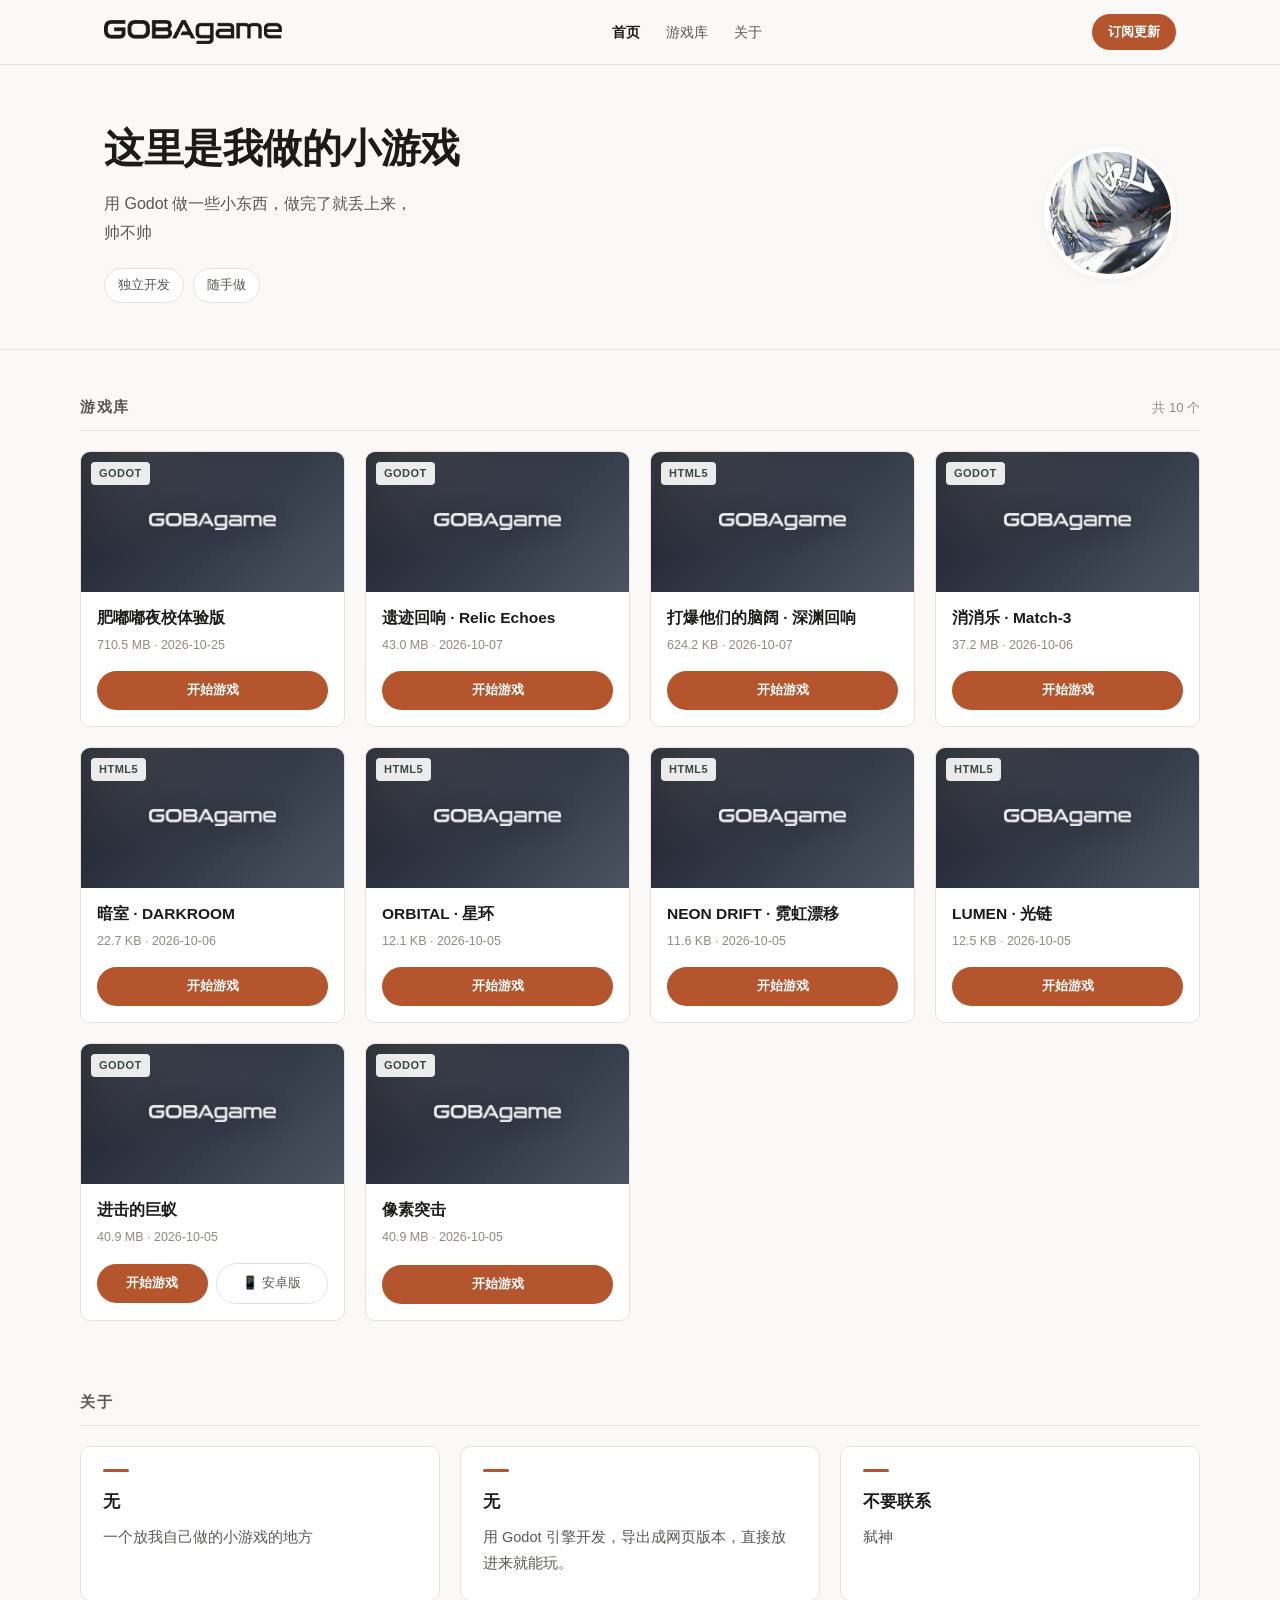
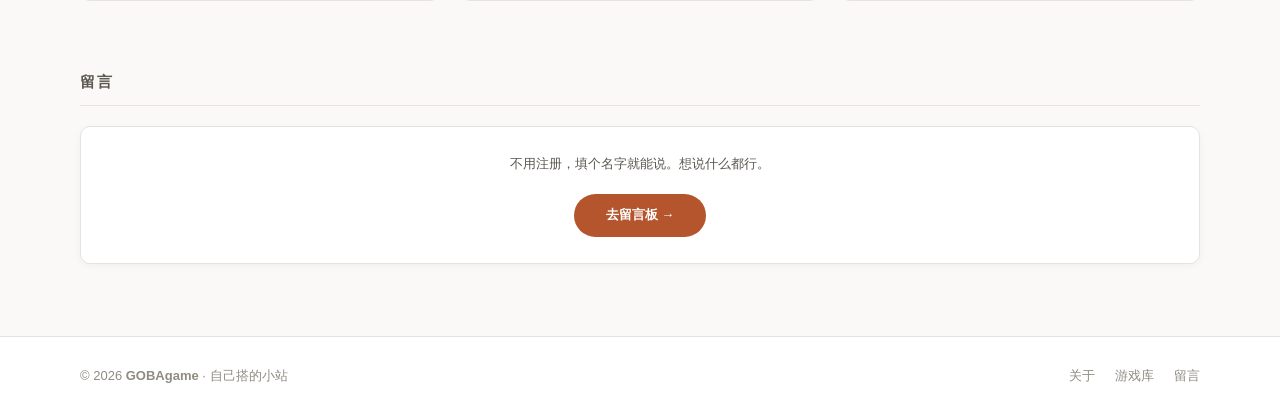
<file: index.html>
<!DOCTYPE html>
<html lang="zh-CN">
<head>
<meta charset="UTF-8">
<meta name="viewport" content="width=device-width, initial-scale=1">

<title>Ant的装逼网页</title>

<link rel="stylesheet" href="assets/css/style.css">
<link rel="stylesheet" href="assets/css/upload.css">
</head>
<body>

<!-- ==================== 页头 ==================== -->
<header class="site-header">
  <div class="wrap nav">

    <a class="logo" href="index.html">
      <img class="logo__img" src="assets/img/gobagame-dark.png" alt="GOBAgame">
    </a>

    <nav class="nav-links">
      <a href="index.html" class="is-active">首页</a>
      <a href="#games">游戏库</a>
      <a href="#about">关于</a>
    </nav>

    <div class="nav-actions">
      <button class="btn" type="button">订阅更新</button>
    </div>

  </div>
</header>

<!-- ==================== 站点介绍区 ==================== -->
<section class="intro">
  <div class="wrap intro__inner">

    <div class="intro__main">

      <h1 class="intro__title">这里是我做的小游戏</h1>

      <p class="intro__desc">
        用 Godot 做一些小东西，做完了就丢上来，<br>帅不帅
      </p>

      <div class="intro__chips">
        <span class="chip">独立开发</span>
        <span class="chip">随手做</span>
      </div>

    </div>

    <div class="intro__avatar">
      <img src="assets/img/avatar.jpg" alt="头像">
    </div>

  </div>
</section>

<!-- ==================== 主体（单栏） ==================== -->
<main class="wrap page-body">

  <!-- ---------- 已发布的游戏 ---------- -->
  <section class="games" id="games">
    <div class="sec-title">
      <h2>游戏库</h2>
      <span class="games__count" id="gamesCount"></span>
    </div>

    <div class="game-grid" id="gameGrid">
    </div>

    <div class="empty" id="emptyState">
      <p>还没有游戏，敬请期待。</p>
    </div>
  </section>

  <!-- ---------- 关于 ---------- -->
  <section class="about" id="about">
    <div class="sec-title">
      <h2>关于</h2>
    </div>

    <div class="about__grid">

      <div class="about__card">
        <h3 class="about__card-title">无</h3>
        <p class="about__card-text">
          一个放我自己做的小游戏的地方
        </p>
      </div>

      <div class="about__card">
        <h3 class="about__card-title">无</h3>
        <p class="about__card-text">
          用 Godot 引擎开发，导出成网页版本，直接放进来就能玩。
        </p>
      </div>

      <div class="about__card">
        <h3 class="about__card-title">不要联系</h3>
        <p class="about__card-text">
          弑神
        </p>
      </div>

    </div>
  </section>

  <!-- ---------- 留言入口 ---------- -->
  <section class="about" id="guestbook">
    <div class="sec-title">
      <h2>留言</h2>
    </div>
    <div style="background:var(--surface);border:1px solid var(--line);border-radius:var(--radius);
                padding:26px 24px;box-shadow:var(--shadow-sm);text-align:center;">
      <p style="font-size:var(--fs-sm);color:var(--ink-2);margin-bottom:18px;">
        不用注册，填个名字就能说。想说什么都行。
      </p>
      <a class="btn" href="guestbook.html"
         style="display:inline-block;text-decoration:none;padding:10px 32px;">
        去留言板 →
      </a>
    </div>
  </section>

</main>

<!-- ==================== 页脚 ==================== -->
<footer class="site-footer">
  <div class="wrap site-footer__inner">

    <div>© 2026 <b>GOBAgame</b> · 自己搭的小站</div>

    <nav class="site-footer__nav">
      <a href="#about">关于</a>
      <a href="#games">游戏库</a>
      <a href="guestbook.html">留言</a>
    </nav>

  </div>
</footer>

<!-- 游戏清单：加游戏时在这里加一条，双击打开也能显示 -->
<script>
window.ANT_GAMES = [
  {
    "file": "school-night/index.html",
    "title": "肥嘟嘟夜校体验版",
    "size": 744969242,
    "addedAt": "2026-10-25T12:20:00.000Z",
    "engine": "GODOT"
  },
  {
    "file": "relic-echoes/index.html",
    "title": "遗迹回响 · Relic Echoes",
    "size": 45071311,
    "addedAt": "2026-10-07T06:20:00.000Z",
    "engine": "GODOT"
  },
  {
    "file": "rogue/index.html",
    "title": "打爆他们的脑阔 · 深渊回响",
    "size": 894200,
    "addedAt": "2026-10-07T05:10:00.000Z",
    "engine": "HTML5"
  },
  {
    "file": "match3/index.html",
    "title": "消消乐 · Match-3",
    "size": 38991708,
    "addedAt": "2026-10-06T00:30:00.000Z",
    "engine": "GODOT"
  },
  {
    "file": "pixel-puzzle/index.html",
    "title": "暗室 · DARKROOM",
    "size": 23289,
    "addedAt": "2026-10-06T07:50:00.000Z",
    "engine": "HTML5"
  },
  {
    "file": "orbital/index.html",
    "title": "ORBITAL · 星环",
    "size": 12359,
    "addedAt": "2026-10-05T14:10:00.000Z",
    "engine": "HTML5"
  },
  {
    "file": "neon-drift/index.html",
    "title": "NEON DRIFT · 霓虹漂移",
    "size": 11919,
    "addedAt": "2026-10-05T14:10:00.000Z",
    "engine": "HTML5"
  },
  {
    "file": "lumen/index.html",
    "title": "LUMEN · 光链",
    "size": 12797,
    "addedAt": "2026-10-05T14:10:00.000Z",
    "engine": "HTML5"
  },
  {
    "file": "giant-ant/index.html",
    "title": "进击的巨蚁",
    "size": 42852098,
    "apk": "giant-ant/giant-ant.apk",
    "apkSize": 32849774,
    "addedAt": "2026-10-05T10:47:00.000Z",
    "engine": "GODOT"
  },
  {
    "file": "pixel-strike/index.html",
    "title": "像素突击",
    "size": 42859905,
    "addedAt": "2026-10-05T09:22:00.000Z",
    "engine": "GODOT"
  }
];
</script>
<script src="assets/js/games.js"></script>
</body>
</html>
</file>
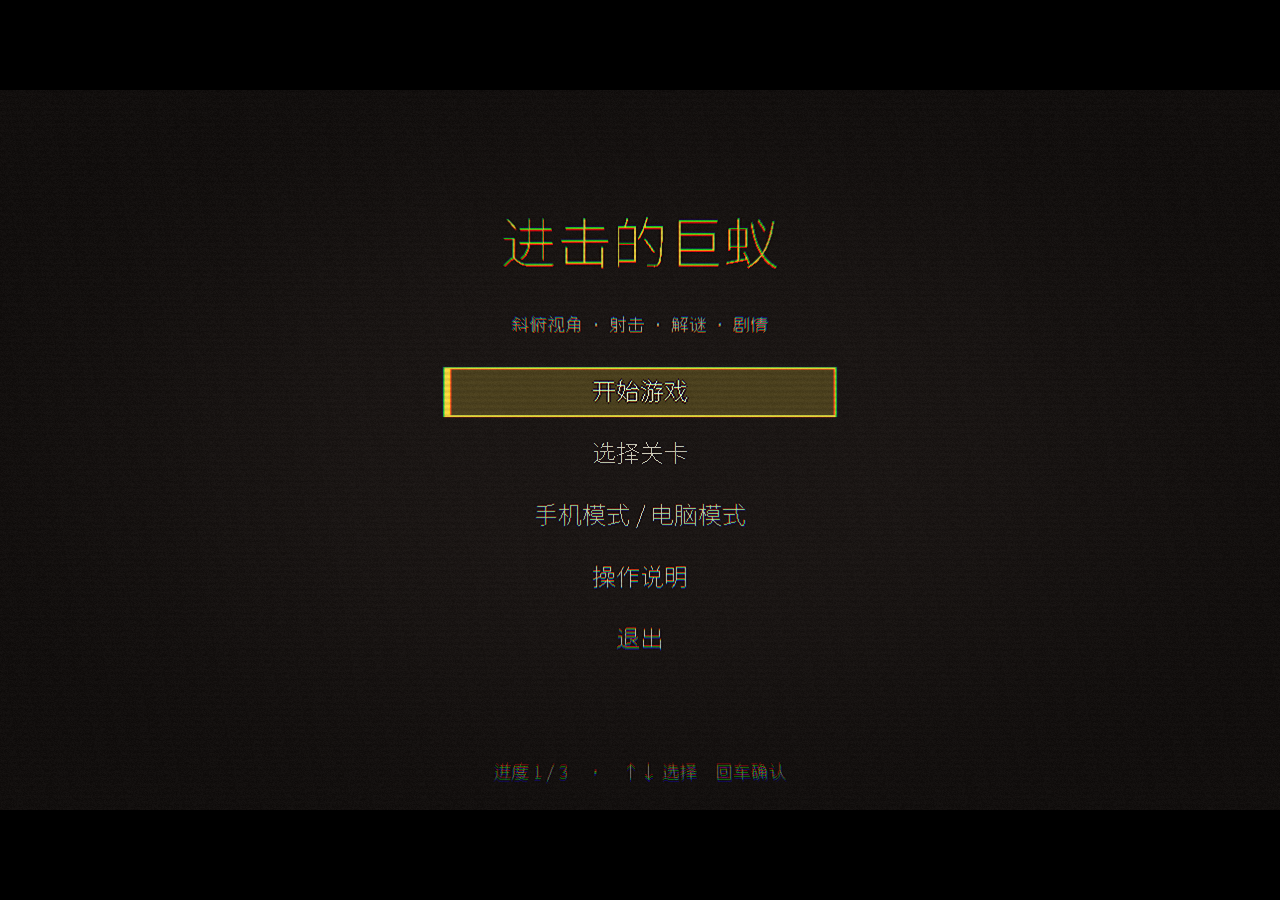
<file: giant-ant/index.html>
<!DOCTYPE html>
<html lang="en">
	<head>
		<meta charset="utf-8">
		<meta name="viewport" content="width=device-width, user-scalable=no, initial-scale=1.0">
		<title>进击的巨蚁</title>
		<style>
html, body, #canvas {
	margin: 0;
	padding: 0;
	border: 0;
}

body {
	color: white;
	background-color: black;
	overflow: hidden;
	touch-action: none;
}

#canvas {
	display: block;
}

#canvas:focus {
	outline: none;
}

#status, #status-splash, #status-progress {
	position: absolute;
	left: 0;
	right: 0;
}

#status, #status-splash {
	top: 0;
	bottom: 0;
}

#status {
	background-color: #242424;
	display: flex;
	flex-direction: column;
	justify-content: center;
	align-items: center;
	visibility: hidden;
}

#status-splash {
	max-height: 100%;
	max-width: 100%;
	margin: auto;
}

#status-splash.show-image--false {
	display: none;
}

#status-splash.fullsize--true {
	height: 100%;
	width: 100%;
	object-fit: contain;
}

#status-splash.use-filter--false {
	image-rendering: pixelated;
}

#status-progress, #status-notice {
	display: none;
}

#status-progress {
	bottom: 10%;
	width: 50%;
	margin: 0 auto;
}

#status-notice {
	background-color: #5b3943;
	border-radius: 0.5rem;
	border: 1px solid #9b3943;
	color: #e0e0e0;
	font-family: 'Noto Sans', 'Droid Sans', Arial, sans-serif;
	line-height: 1.3;
	margin: 0 2rem;
	overflow: hidden;
	padding: 1rem;
	text-align: center;
	z-index: 1;
}
		</style>
		<link id="-gd-engine-icon" rel="icon" type="image/png" href="index.icon.png" />
<link rel="apple-touch-icon" href="index.apple-touch-icon.png"/>

	</head>
	<body>
		<canvas id="canvas">
			Your browser does not support the canvas tag.
		</canvas>

		<noscript>
			Your browser does not support JavaScript.
		</noscript>

		<div id="status">
			<img id="status-splash" class="show-image--true fullsize--true use-filter--true" src="index.png" alt="">
			<progress id="status-progress"></progress>
			<div id="status-notice"></div>
		</div>

		<script>
/* wasm 以 gzip 随包分发（36.15MB -> 9.56MB）：
   GitHub 网页上传单文件上限 25MB，原始 wasm 拖不上去；
   另外三个 Godot 游戏的 wasm 是同一个文件，这里统一指向 ../wasm/index.wasm.gz（放在 games/wasm/，不用下划线开头，避开 Jekyll）。
   做法：在 index.js 之前接管 window.fetch —— 引擎请求 *.wasm 时取那个 .gz，
   用 DecompressionStream 解开，回一个 application/wasm 的 Response，
   后面的 instantiateStreaming 完全感知不到差别。 */
(function () {
  if (typeof DecompressionStream === 'undefined') return;   /* 太老的浏览器：保持原样 */
  var raw = window.fetch.bind(window);
  var GZ = '../wasm/index.wasm.gz';
  var job = null;
  function bytes() {
    if (!job) {
      job = raw(GZ, { cache: 'force-cache' }).then(function (r) {
        if (!r.ok) throw new Error(GZ + ' HTTP ' + r.status);
        return new Response(r.body.pipeThrough(new DecompressionStream('gzip'))).arrayBuffer();
      });
    }
    return job;
  }
  window.fetch = function (input, init) {
    var u = (typeof input === 'string') ? input : ((input && input.url) || '');
    var q = u.split('?')[0].split('#')[0];
    if (q.slice(-5) === '.wasm') {
      return bytes().then(function (buf) {
        return new Response(buf, {
          status: 200,
          headers: { 'Content-Type': 'application/wasm', 'Content-Length': String(buf.byteLength) }
        });
      });
    }
    return raw(input, init);
  };
})();
</script>
		<script src="index.js"></script>
		<script>
const GODOT_CONFIG = {"args":[],"canvasResizePolicy":2,"emscriptenPoolSize":8,"ensureCrossOriginIsolationHeaders":false,"executable":"index","experimentalVK":false,"fileSizes":{"index.pck":4594552,"index.wasm":37902138},"focusCanvas":true,"gdextensionLibs":[],"godotPoolSize":4};
const GODOT_THREADS_ENABLED = false;
const engine = new Engine(GODOT_CONFIG);

(function () {
	const statusOverlay = document.getElementById('status');
	const statusProgress = document.getElementById('status-progress');
	const statusNotice = document.getElementById('status-notice');

	let initializing = true;
	let statusMode = '';

	function setStatusMode(mode) {
		if (statusMode === mode || !initializing) {
			return;
		}
		if (mode === 'hidden') {
			statusOverlay.remove();
			initializing = false;
			return;
		}
		statusOverlay.style.visibility = 'visible';
		statusProgress.style.display = mode === 'progress' ? 'block' : 'none';
		statusNotice.style.display = mode === 'notice' ? 'block' : 'none';
		statusMode = mode;
	}

	function setStatusNotice(text) {
		while (statusNotice.lastChild) {
			statusNotice.removeChild(statusNotice.lastChild);
		}
		const lines = text.split('\n');
		lines.forEach((line) => {
			statusNotice.appendChild(document.createTextNode(line));
			statusNotice.appendChild(document.createElement('br'));
		});
	}

	function displayFailureNotice(err) {
		console.error(err);
		if (err instanceof Error) {
			setStatusNotice(err.message);
		} else if (typeof err === 'string') {
			setStatusNotice(err);
		} else {
			setStatusNotice('An unknown error occurred.');
		}
		setStatusMode('notice');
		initializing = false;
	}

	const missing = Engine.getMissingFeatures({
		threads: GODOT_THREADS_ENABLED,
	});

	if (missing.length !== 0) {
		if (GODOT_CONFIG['serviceWorker'] && GODOT_CONFIG['ensureCrossOriginIsolationHeaders'] && 'serviceWorker' in navigator) {
			let serviceWorkerRegistrationPromise;
			try {
				serviceWorkerRegistrationPromise = navigator.serviceWorker.getRegistration();
			} catch (err) {
				serviceWorkerRegistrationPromise = Promise.reject(new Error('Service worker registration failed.'));
			}
			// There's a chance that installing the service worker would fix the issue
			Promise.race([
				serviceWorkerRegistrationPromise.then((registration) => {
					if (registration != null) {
						return Promise.reject(new Error('Service worker already exists.'));
					}
					return registration;
				}).then(() => engine.installServiceWorker()),
				// For some reason, `getRegistration()` can stall
				new Promise((resolve) => {
					setTimeout(() => resolve(), 2000);
				}),
			]).then(() => {
				// Reload if there was no error.
				window.location.reload();
			}).catch((err) => {
				console.error('Error while registering service worker:', err);
			});
		} else {
			// Display the message as usual
			const missingMsg = 'Error\nThe following features required to run Godot projects on the Web are missing:\n';
			displayFailureNotice(missingMsg + missing.join('\n'));
		}
	} else {
		setStatusMode('progress');
		engine.startGame({
			'onProgress': function (current, total) {
				if (current > 0 && total > 0) {
					statusProgress.value = current;
					statusProgress.max = total;
				} else {
					statusProgress.removeAttribute('value');
					statusProgress.removeAttribute('max');
				}
			},
		}).then(() => {
			setStatusMode('hidden');
		}, displayFailureNotice);
	}
}());
		</script>
	
<!-- GOBAgame publisher splash (auto-injected) -->
<div id="__goba_splash" style="position:fixed;inset:0;z-index:99999;display:flex;align-items:center;justify-content:center;background:#0e0f13;pointer-events:none;transition:opacity .55s ease;opacity:1"><img src="../../assets/img/gobagame-white.png" alt="GOBAgame" style="width:min(46vw,300px);height:auto;opacity:.92"></div>
<script>(function(){var e=document.getElementById('__goba_splash');if(!e)return;var t=0;function hide(){if(t)return;t=1;e.style.opacity='0';setTimeout(function(){if(e.parentNode)e.parentNode.removeChild(e);},700);}window.addEventListener('load',function(){setTimeout(hide,1600);});setTimeout(hide,5000);})();</script>
</body>
</html>
</file>
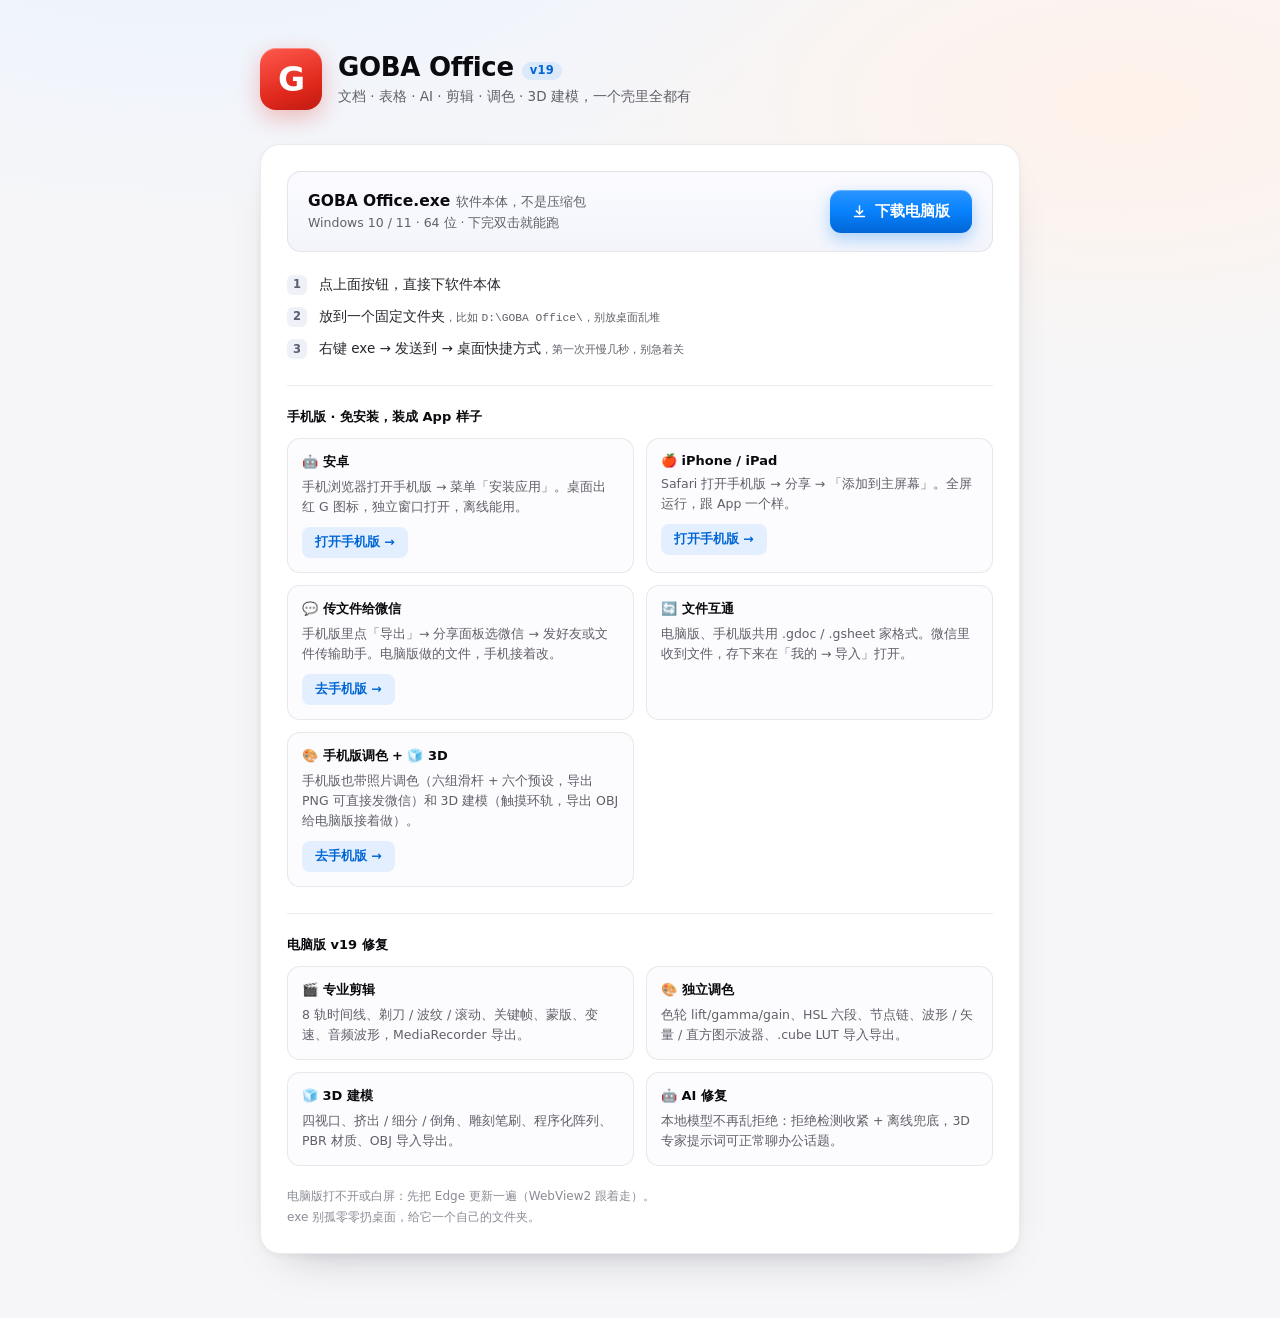
<file: goba/index.html>
<!DOCTYPE html>
<html lang="zh-CN">
<head>
<meta charset="utf-8">
<meta name="viewport" content="width=device-width, initial-scale=1">
<title>GOBA Office · 下载</title>
<style>
  *{box-sizing:border-box;margin:0;padding:0}
  :root{
    --ink:#0b0b0f; --ink2:#5f6069; --line:rgba(0,0,0,.08);
    --blue:#0a84ff; --blue2:#0066d6; --card:#fff;
  }
  body{
    font-family:-apple-system,"SF Pro SC","PingFang SC","Microsoft YaHei",system-ui,sans-serif;
    color:var(--ink); -webkit-font-smoothing:antialiased;
    background:
      radial-gradient(1200px 600px at 15% -10%, #eaf2ff 0%, transparent 60%),
      radial-gradient(1000px 500px at 88% 8%, #fff2ea 0%, transparent 55%),
      #f6f6f8;
    min-height:100vh; display:flex; align-items:center; justify-content:center;
    padding:48px 20px 64px;
  }
  .wrap{width:100%;max-width:760px}
  .head{display:flex;align-items:center;gap:16px;margin-bottom:34px}
  .mark{
    width:62px;height:62px;border-radius:16px;flex:none;
    background:linear-gradient(160deg,#ff5a4e,#e0281c 65%,#c01a12);
    display:grid;place-items:center;
    box-shadow:0 8px 22px rgba(224,40,28,.28), inset 0 1px 0 rgba(255,255,255,.35);
    color:#fff;font-weight:800;font-size:33px;letter-spacing:-1px;
  }
  .titles h1{font-size:26px;letter-spacing:-.3px;font-weight:700;line-height:1.2}
  .titles p{color:var(--ink2);font-size:13.5px;margin-top:5px}
  .badge{display:inline-block;font-size:11.5px;font-weight:600;letter-spacing:.2px;
    padding:2px 8px;border-radius:999px;background:rgba(10,132,255,.1);color:var(--blue2);
    vertical-align:2px;margin-left:8px}
  .card{
    background:var(--card);border:1px solid var(--line);border-radius:20px;
    box-shadow:0 20px 44px -28px rgba(16,20,40,.35), 0 2px 6px rgba(16,20,40,.04);
    padding:26px;
  }
  .dl{
    display:flex;align-items:center;justify-content:space-between;gap:18px;
    padding:18px 20px;border-radius:14px;
    background:linear-gradient(180deg,#fbfbff,#f3f5fb);border:1px solid var(--line);
  }
  .dl-info b{font-size:15.5px;font-weight:650}
  .dl-info span{display:block;color:var(--ink2);font-size:12.5px;margin-top:4px}
  .btn{
    display:inline-flex;align-items:center;gap:8px;
    background:linear-gradient(180deg,#2b95ff,var(--blue) 45%,var(--blue2));
    color:#fff;text-decoration:none;font-weight:650;font-size:14.5px;
    padding:12px 22px;border-radius:11px;white-space:nowrap;
    box-shadow:0 6px 16px rgba(10,132,255,.32), inset 0 1px 0 rgba(255,255,255,.28);
    transition:transform .12s ease, box-shadow .12s ease;cursor:pointer;border:none;font-family:inherit;
  }
  .btn:hover{transform:translateY(-1px)}
  .btn:active{transform:scale(.985)}
  .btn svg{width:15px;height:15px}
  .steps{margin-top:22px;display:grid;gap:11px}
  .step{display:flex;gap:12px;align-items:flex-start;font-size:13.5px;line-height:1.55;color:#25262c}
  .num{flex:none;width:20px;height:20px;border-radius:6px;background:#eef1f7;color:#5a6070;
    font-size:11.5px;font-weight:700;display:grid;place-items:center;margin-top:1px}
  .step small{color:var(--ink2)}
  .split{margin-top:26px;border-top:1px solid var(--line);padding-top:22px}
  .sec-t{font-size:13px;font-weight:700;color:var(--ink);margin-bottom:12px}
  .grid{display:grid;grid-template-columns:repeat(2,1fr);gap:12px}
  .f{border:1px solid var(--line);border-radius:13px;padding:14px;background:#fcfcfe}
  .f b{font-size:13px;font-weight:650;display:flex;align-items:center;gap:6px}
  .f p{font-size:12.5px;color:var(--ink2);margin-top:6px;line-height:1.6}
  .f .go{margin-top:10px;display:inline-flex;align-items:center;gap:5px;background:rgba(10,132,255,.1);
    color:var(--blue2);border-radius:8px;padding:7px 13px;font-size:12.5px;font-weight:600;text-decoration:none;cursor:pointer;border:none;font-family:inherit}
  .foot{margin-top:20px;font-size:12px;color:#8a8b95;line-height:1.7}
  .foot code{background:#eef0f5;padding:1px 5px;border-radius:4px;font-size:11.5px;color:#454a56}
  @media (max-width:560px){
    .dl{flex-direction:column;align-items:stretch}
    .btn{justify-content:center}
    .grid{grid-template-columns:1fr}
    .head{gap:13px}
    .mark{width:52px;height:52px;font-size:27px;border-radius:14px}
    .titles h1{font-size:22px}
    body{padding:32px 16px 48px}
  }
</style>
</head>
<body>
<div class="wrap">
  <div class="head">
    <div class="mark">G</div>
    <div class="titles">
      <h1>GOBA Office<span class="badge">v19</span></h1>
      <p>文档 · 表格 · AI · 剪辑 · 调色 · 3D 建模，一个壳里全都有</p>
    </div>
  </div>

  <div class="card">
    <div class="dl">
      <div class="dl-info">
        <b>GOBA Office.exe <small style="color:var(--ink2);font-weight:500">软件本体，不是压缩包</small></b>
        <span>Windows 10 / 11 · 64 位 · 下完双击就能跑</span>
      </div>
      <a class="btn" href="GOBA Office.exe" download>
        <svg viewBox="0 0 24 24" fill="none" stroke="currentColor" stroke-width="2.4" stroke-linecap="round" stroke-linejoin="round"><path d="M12 3v12"/><path d="M7 11l5 5 5-5"/><path d="M4 20h16"/></svg>
        下载电脑版
      </a>
    </div>

    <div class="steps">
      <div class="step"><div class="num">1</div><div>点上面按钮，直接下软件本体</div></div>
      <div class="step"><div class="num">2</div><div>放到一个固定文件夹<small>，比如 <code>D:\GOBA Office\</code>，别放桌面乱堆</small></div></div>
      <div class="step"><div class="num">3</div><div>右键 exe → 发送到 → 桌面快捷方式<small>，第一次开慢几秒，别急着关</small></div></div>
    </div>

    <div class="split">
      <div class="sec-t">手机版 · 免安装，装成 App 样子</div>
      <div class="grid">
        <div class="f">
          <b>🤖 安卓</b>
          <p>手机浏览器打开手机版 → 菜单「安装应用」。桌面出红 G 图标，独立窗口打开，离线能用。</p>
          <a class="go" href="m/" >打开手机版 →</a>
        </div>
        <div class="f">
          <b>🍎 iPhone / iPad</b>
          <p>Safari 打开手机版 → 分享 → 「添加到主屏幕」。全屏运行，跟 App 一个样。</p>
          <a class="go" href="m/">打开手机版 →</a>
        </div>
        <div class="f">
          <b>💬 传文件给微信</b>
          <p>手机版里点「导出」→ 分享面板选微信 → 发好友或文件传输助手。电脑版做的文件，手机接着改。</p>
          <a class="go" href="m/">去手机版 →</a>
        </div>
        <div class="f">
          <b>🔄 文件互通</b>
          <p>电脑版、手机版共用 .gdoc / .gsheet 家格式。微信里收到文件，存下来在「我的 → 导入」打开。</p>
        </div>
        <div class="f">
          <b>🎨 手机版调色 + 🧊 3D</b>
          <p>手机版也带照片调色（六组滑杆 + 六个预设，导出 PNG 可直接发微信）和 3D 建模（触摸环轨，导出 OBJ 给电脑版接着做）。</p>
          <a class="go" href="m/">去手机版 →</a>
        </div>
      </div>
    </div>

    <div class="split">
      <div class="sec-t">电脑版 v19 修复</div>
      <div class="grid">
        <div class="f"><b>🎬 专业剪辑</b><p>8 轨时间线、剃刀 / 波纹 / 滚动、关键帧、蒙版、变速、音频波形，MediaRecorder 导出。</p></div>
        <div class="f"><b>🎨 独立调色</b><p>色轮 lift/gamma/gain、HSL 六段、节点链、波形 / 矢量 / 直方图示波器、.cube LUT 导入导出。</p></div>
        <div class="f"><b>🧊 3D 建模</b><p>四视口、挤出 / 细分 / 倒角、雕刻笔刷、程序化阵列、PBR 材质、OBJ 导入导出。</p></div>
        <div class="f"><b>🤖 AI 修复</b><p>本地模型不再乱拒绝：拒绝检测收紧 + 离线兜底，3D 专家提示词可正常聊办公话题。</p></div>
      </div>
    </div>

    <div class="foot">
      电脑版打不开或白屏：先把 Edge 更新一遍（WebView2 跟着走）。<br>
      exe 别孤零零扔桌面，给它一个自己的文件夹。
    </div>
  </div>
</div>
</body>
</html>
</file>
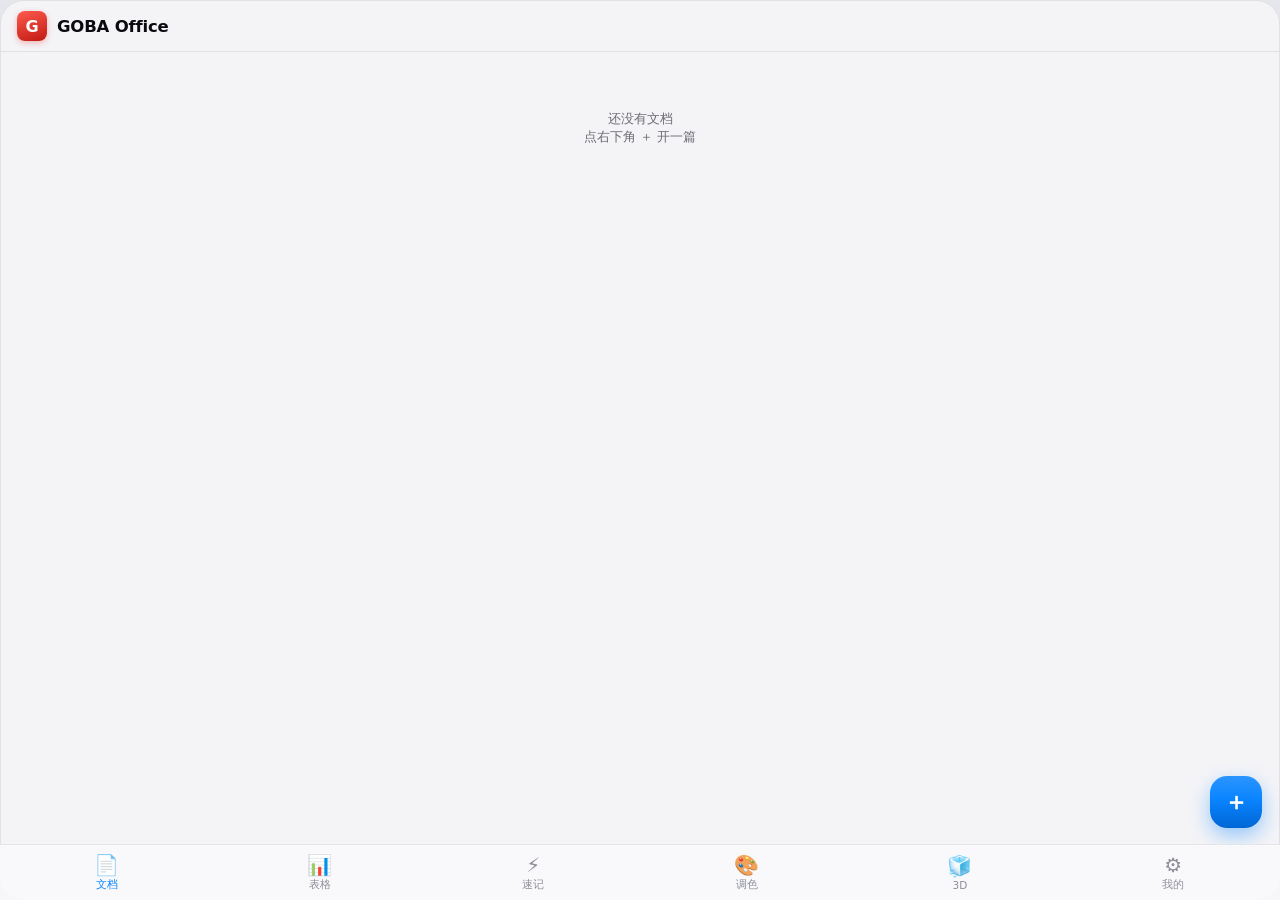
<file: gobam/index.html>
<!DOCTYPE html>
<html lang="zh-CN">
<head>
<meta charset="utf-8">
<meta name="viewport" content="width=device-width, initial-scale=1, viewport-fit=cover, user-scalable=no">
<title>GOBA Office</title>
<link rel="manifest" href="./manifest.webmanifest">
<link rel="apple-touch-icon" href="./apple-touch-icon.png">
<meta name="apple-mobile-web-app-capable" content="yes">
<meta name="mobile-web-app-capable" content="yes">
<meta name="apple-mobile-web-app-title" content="GOBA">
<meta name="theme-color" content="#e0281c">
<style>
  *{box-sizing:border-box;margin:0;padding:0;-webkit-tap-highlight-color:transparent}
  :root{
    --ink:#0b0b0f;--ink2:#6c6d75;--line:rgba(0,0,0,.08);--red:#e0281c;--blue:#0a84ff;
    --bg:#f4f4f7;--card:#fff;--tabh:56px;--sa-t:env(safe-area-inset-top);--sa-b:env(safe-area-inset-bottom);
  }
  html,body{height:100%;overscroll-behavior:none}
  body{
    font-family:-apple-system,"SF Pro SC","PingFang SC","Microsoft YaHei",system-ui,sans-serif;
    background:var(--bg);color:var(--ink);-webkit-font-smoothing:antialiased;
    display:flex;justify-content:center;
  }
  /* 画幅：宽屏下按 16:11 成舞台居中，手机上铺满 */
  .stage{width:100%;max-width:100%;height:100dvh;display:flex;flex-direction:column;position:relative;background:var(--bg)}
  @media (min-width:760px) and (min-aspect-ratio:1/1){
    .stage{max-height:100dvh;height:100dvh;aspect-ratio:16/11;width:auto;border-radius:24px;overflow:hidden;
      box-shadow:0 30px 80px -30px rgba(0,0,0,.5);margin:auto;border:1px solid var(--line)}
    body{background:#e9eaef}
  }
  /* 顶栏 */
  .top{
    padding:calc(var(--sa-t) + 10px) 16px 10px;flex:none;
    display:flex;align-items:center;gap:10px;background:rgba(244,244,247,.86);
    backdrop-filter:blur(18px);-webkit-backdrop-filter:blur(18px);
    border-bottom:1px solid var(--line);position:relative;z-index:5;
  }
  .logo{width:30px;height:30px;border-radius:8px;flex:none;
    background:linear-gradient(160deg,#ff5a4e,#c01a12);color:#fff;font-weight:800;font-size:16px;
    display:grid;place-items:center;box-shadow:0 2px 6px rgba(224,40,28,.3)}
  .top b{font-size:16.5px;font-weight:700;letter-spacing:-.2px}
  .top .act{margin-left:auto;display:flex;gap:6px}
  .tbtn{
    border:none;background:rgba(0,0,0,.05);color:var(--ink);border-radius:9px;
    height:32px;padding:0 12px;font-size:13px;font-weight:600;font-family:inherit;cursor:pointer;
  }
  .tbtn:active{transform:scale(.94)}
  .tbtn.red{background:rgba(224,40,28,.1);color:var(--red)}
  /* 页面 */
  main{flex:1;overflow-y:auto;-webkit-overflow-scrolling:touch;padding:14px 16px calc(var(--tabh) + var(--sa-b) + 18px)}
  .view{display:none}.view.on{display:block}
  /* 列表卡 */
  .item{
    display:flex;align-items:center;gap:12px;background:var(--card);border:1px solid var(--line);
    border-radius:14px;padding:13px 14px;margin-bottom:10px;cursor:pointer;
    box-shadow:0 1px 3px rgba(16,20,40,.04);
  }
  .item:active{background:#f7f7fa}
  .item .ic{width:38px;height:38px;border-radius:10px;flex:none;display:grid;place-items:center;font-size:17px}
  .ic.doc{background:rgba(10,132,255,.1)}.ic.sheet{background:rgba(52,199,89,.12)}.ic.note{background:rgba(255,149,0,.12)}
  .item .tt{flex:1;min-width:0}
  .item .tt b{display:block;font-size:14.5px;font-weight:600;white-space:nowrap;overflow:hidden;text-overflow:ellipsis}
  .item .tt small{color:var(--ink2);font-size:11.5px}
  .item .del{border:none;background:none;color:#c1c2c9;font-size:17px;padding:6px;cursor:pointer;font-family:inherit}
  .empty{text-align:center;color:var(--ink2);font-size:13px;padding:44px 0}
  .fab{
    position:fixed;right:18px;bottom:calc(var(--tabh) + var(--sa-b) + 16px);
    width:52px;height:52px;border-radius:17px;border:none;cursor:pointer;
    background:linear-gradient(180deg,#2b95ff,var(--blue) 45%,#0066d6);color:#fff;font-size:24px;font-weight:600;
    box-shadow:0 8px 20px rgba(10,132,255,.4);z-index:8;
  }
  .fab:active{transform:scale(.92)}
  /* 底栏 */
  .tabs{
    position:fixed;left:0;right:0;bottom:0;z-index:9;height:calc(var(--tabh) + var(--sa-b));
    padding-bottom:var(--sa-b);display:flex;background:rgba(250,250,252,.9);
    backdrop-filter:blur(20px);-webkit-backdrop-filter:blur(20px);border-top:1px solid var(--line);
  }
  .tab{flex:1;border:none;background:none;font-family:inherit;font-size:10.5px;color:#8e8f98;
    display:flex;flex-direction:column;align-items:center;justify-content:center;gap:2px;cursor:pointer}
  .tab .ti{font-size:20px;line-height:1.1}
  .tab.on{color:var(--blue)}
  /* 编辑器 */
  .editor{display:none;position:fixed;inset:0;background:var(--bg);z-index:20;flex-direction:column}
  .editor.on{display:flex}
  .e-top{padding:calc(var(--sa-t) + 8px) 12px 8px;display:flex;align-items:center;gap:8px;flex:none;
    border-bottom:1px solid var(--line);background:rgba(244,244,247,.9)}
  .e-top .bk{border:none;background:none;font-size:15px;color:var(--blue);font-weight:600;font-family:inherit;padding:6px 8px;cursor:pointer}
  .e-top input{flex:1;border:none;background:none;font-family:inherit;font-size:16px;font-weight:650;color:var(--ink);outline:none;min-width:0}
  .e-tools{display:flex;gap:4px;padding:6px 10px;overflow-x:auto;flex:none;border-bottom:1px solid var(--line);background:#fff}
  .e-tools button{border:none;background:none;font-family:inherit;font-size:13.5px;padding:5px 10px;border-radius:8px;color:var(--ink);cursor:pointer;white-space:nowrap}
  .e-tools button:active{background:rgba(0,0,0,.06)}
  .e-body{flex:1;overflow-y:auto;-webkit-overflow-scrolling:touch;padding:14px 18px 60px;background:#fff;outline:none;
    font-size:15.5px;line-height:1.7}
  .e-body h1{font-size:21px;margin:10px 0 8px}.e-body h2{font-size:17.5px;margin:8px 0 6px}
  .e-body ul{padding-left:22px}
  /* 表格 */
  .sheetbox{background:#fff;border:1px solid var(--line);border-radius:14px;overflow:auto;max-height:calc(100dvh - var(--tabh) - var(--sa-b) - 120px)}
  table.sheet{border-collapse:collapse;width:max-content;min-width:100%}
  .sheet th{background:#f1f1f5;font-size:10.5px;color:var(--ink2);padding:5px 8px;border:1px solid var(--line);position:sticky;top:0}
  .sheet td{border:1px solid var(--line);min-width:76px;height:34px;padding:4px 8px;font-size:13px;cursor:pointer;white-space:nowrap;max-width:200px;overflow:hidden}
  .sheet td.cur{outline:2px solid var(--blue);outline-offset:-2px}
  .cellbar{display:flex;gap:8px;padding:10px 2px}
  .cellbar input{flex:1;border:1px solid var(--line);border-radius:11px;height:42px;padding:0 14px;font-size:15px;font-family:inherit;outline:none;background:#fff;min-width:0}
  .cellbar button{border:none;background:var(--blue);color:#fff;border-radius:11px;padding:0 18px;font-size:14px;font-weight:600;font-family:inherit;cursor:pointer}
  /* 速记 */
  .qadd{display:flex;gap:8px;margin-bottom:12px}
  .qadd input{flex:1;border:1px solid var(--line);border-radius:13px;height:44px;padding:0 14px;font-size:14.5px;font-family:inherit;outline:none;background:#fff;min-width:0}
  .qadd button{border:none;background:var(--red);color:#fff;border-radius:13px;padding:0 16px;font-size:14px;font-weight:600;font-family:inherit;cursor:pointer}
  /* 我的 */
  .set{background:var(--card);border:1px solid var(--line);border-radius:14px;margin-bottom:10px;overflow:hidden}
  .set .row{display:flex;align-items:center;gap:10px;padding:13px 14px;border-bottom:1px solid var(--line);font-size:14px;cursor:pointer}
  .set .row:last-child{border-bottom:none}
  .set .row:active{background:#f7f7fa}
  .set .row small{margin-left:auto;color:var(--ink2);font-size:12px}
  .sec{font-size:12px;color:var(--ink2);margin:14px 2px 8px;font-weight:600;letter-spacing:.3px}
  /* 弹层 */
  .mask{position:fixed;inset:0;background:rgba(0,0,0,.4);z-index:30;display:none;align-items:flex-end;justify-content:center}
  .mask.on{display:flex}
  .sheet-m{
    width:100%;max-width:560px;background:var(--card);border-radius:20px 20px 0 0;
    padding:14px 16px calc(var(--sa-b) + 14px);
  }
  .sheet-m h3{font-size:15px;font-weight:700;margin-bottom:12px}
  .sheet-m .row{display:flex;align-items:center;gap:10px;padding:13px 4px;font-size:14.5px;border-bottom:1px solid var(--line);cursor:pointer}
  .sheet-m .row:last-child{border-bottom:none}
  .toast{
    position:fixed;left:50%;bottom:calc(var(--tabh) + var(--sa-b) + 24px);transform:translateX(-50%) translateY(8px);
    background:rgba(20,20,24,.92);color:#fff;font-size:13px;padding:9px 16px;border-radius:12px;
    opacity:0;pointer-events:none;transition:all .22s;z-index:50;max-width:82%;text-align:center;
  }
  .toast.on{opacity:1;transform:translateX(-50%) translateY(0)}
  /* 调色 */
  .cl-cv{flex:1;display:grid;place-items:center;background:#101014;min-height:0;position:relative;overflow:hidden}
  .cl-cv canvas{max-width:100%;max-height:100%;object-fit:contain;display:none}
  .cl-cv .empty{position:absolute;color:#8e8f98;font-size:13.5px;cursor:pointer}
  .srow{display:flex;align-items:center;gap:10px;padding:2px 14px;font-size:12.5px;color:var(--ink2)}
  .srow label{width:42px;flex:none}
  .srow input[type=range]{flex:1;accent-color:var(--blue);height:30px}
  .srow b{width:38px;text-align:right;font-variant-numeric:tabular-nums;color:var(--ink);font-weight:600}
  .presets{display:flex;gap:6px;padding:8px 14px;overflow-x:auto;flex:none;background:#fff;border-top:1px solid var(--line)}
  .presets button{flex:none;border:1px solid var(--line);background:#fff;border-radius:10px;padding:6px 13px;font-size:12.5px;font-family:inherit;cursor:pointer;color:var(--ink)}
  .presets button.on{border-color:var(--blue);color:var(--blue);font-weight:700;background:rgba(10,132,255,.06)}
  /* 3D */
  .m3d-cv{flex:1;position:relative;background:#1c1e26;min-height:0;touch-action:none;overflow:hidden}
  .m3d-cv canvas{position:absolute;inset:0;width:100% !important;height:100% !important}
  .m3d-tip{position:absolute;left:12px;bottom:12px;color:#9aa0b4;font-size:11px;pointer-events:none;z-index:2}
  .m3d-cv input[type=color]{width:26px;height:26px;border:none;background:none;padding:0;cursor:pointer}
</style>
</head>
<body>
<div class="stage">
  <div class="top">
    <div class="logo">G</div><b id="top-title">GOBA Office</b>
    <div class="act" id="top-act"></div>
  </div>

  <main id="main">
    <!-- 文档 -->
    <section class="view on" id="v-docs">
      <div id="docs-list"></div>
      <button class="fab" onclick="App.newDoc()">＋</button>
    </section>
    <!-- 表格 -->
    <section class="view" id="v-sheets">
      <div id="sheets-list"></div>
      <button class="fab" onclick="App.newSheet()">＋</button>
    </section>
    <!-- 速记 -->
    <section class="view" id="v-notes">
      <div class="qadd"><input id="note-in" placeholder="想到什么，记下来" onkeydown="if(event.key==='Enter')App.addNote()"><button onclick="App.addNote()">记</button></div>
      <div id="notes-list"></div>
    </section>
    <!-- 调色入口页 -->
    <section class="view" id="v-tone">
      <div class="set">
        <div class="row" onclick="App.openTone()"><span style="font-size:20px">🎨</span><div class="tt" style="flex:1"><b>开始调色</b><small>照片滤镜 · 预设 · 导出 PNG / 发微信</small></div><small>›</small></div>
      </div>
      <div class="empty">亮度 / 对比 / 饱和 / 色温 / 暗角 / 模糊<br>六组滑杆 + 六个一键预设</div>
    </section>
    <!-- 3D 入口页 -->
    <section class="view" id="v-3d">
      <div class="set">
        <div class="row" onclick="App.open3D()"><span style="font-size:20px">🧊</span><div class="tt" style="flex:1"><b>进入 3D 工坊</b><small>方块 / 球 / 圆柱 / 圆环 · 触摸环轨 · 导出 OBJ</small></div><small>›</small></div>
      </div>
      <div class="empty">捏出来的模型可以导出 OBJ<br>发给电脑版接着做</div>
    </section>
    <!-- 我的 -->
    <section class="view" id="v-me">
      <div class="sec">传文件</div>
      <div class="set">
        <div class="row" onclick="App.shareHint()"><span>💬</span>传文件给微信<small>分享面板里选微信</small></div>
      </div>
      <div class="sec">文件</div>
      <div class="set">
        <div class="row" onclick="document.getElementById('imp-file').click()"><span>📥</span>导入 .gdoc / .gsheet<small>电脑上做的接着改</small></div>
        <div class="row" onclick="App.backup()"><span>📤</span>导出全部备份<small>.json</small></div>
        <input type="file" id="imp-file" accept=".gdoc,.gsheet,.json" style="display:none" onchange="App.importFile(this)">
        <div class="row" onclick="App.wipe()"><span>🗑</span>清空全部数据<small style="color:var(--red)">不可恢复</small></div>
      </div>
      <div class="sec">装到手机</div>
      <div class="set">
        <div class="row" onclick="App.installHint('a')"><span>🤖</span>安卓 · 安装成 App<small>浏览器菜单 → 安装</small></div>
        <div class="row" onclick="App.installHint('i')"><span>🍎</span>iPhone · 安装成 App<small>Safari → 添加到主屏幕</small></div>
      </div>
      <div class="sec">关于</div>
      <div class="set">
        <div class="row" style="cursor:default"><span>ℹ️</span>GOBA Office 手机版 1.1<small>数据只存本机</small></div>
      </div>
    </section>
  </main>

  <!-- 文档编辑器 -->
  <div class="editor" id="ed">
    <div class="e-top">
      <button class="bk" onclick="App.closeDoc()">‹ 完成</button>
      <input id="ed-title" placeholder="标题">
      <div class="act"><button class="tbtn" onclick="App.exportDoc()">导出</button></div>
    </div>
    <div class="e-tools">
      <button onclick="App.fmt('bold')"><b>B</b></button>
      <button onclick="App.fmt('italic')"><i>I</i></button>
      <button onclick="App.fmt('underline')"><u>U</u></button>
      <button onclick="App.fmt('formatBlock','h1')">H1</button>
      <button onclick="App.fmt('formatBlock','h2')">H2</button>
      <button onclick="App.fmt('formatBlock','p')">正文</button>
      <button onclick="App.fmt('insertUnorderedList')">• 列表</button>
      <button onclick="App.fmt('insertOrderedList')">1. 列表</button>
    </div>
    <div class="e-body" id="ed-body" contenteditable="true" oninput="App.saveDocSoon()"></div>
  </div>

  <!-- 表格 -->
  <div class="editor" id="sg">
    <div class="e-top">
      <button class="bk" onclick="App.closeSheet()">‹ 完成</button>
      <input id="sg-title" placeholder="表格名">
      <div class="act"><button class="tbtn" onclick="App.exportSheet()">导出</button></div>
    </div>
    <div style="flex:1;overflow:auto;padding:12px 14px">
      <div class="sheetbox" id="sg-box"></div>
      <div class="cellbar">
        <input id="sg-in" placeholder="点上面的格子，在这里输入" onkeydown="if(event.key==='Enter')App.setCell()">
        <button onclick="App.setCell()">好</button>
      </div>
    </div>
  </div>

  <!-- 调色 -->
  <div class="editor" id="cl">
    <div class="e-top">
      <button class="bk" onclick="App.closeTone()">‹ 完成</button>
      <b style="flex:1;font-size:15px">照片调色</b>
      <div class="act">
        <button class="tbtn" onclick="document.getElementById('cl-file').click()">换图</button>
        <button class="tbtn red" onclick="App.exportTone()">导出</button>
      </div>
    </div>
    <div class="cl-cv" id="cl-cv">
      <canvas id="cl-canvas"></canvas>
      <div class="empty" id="cl-empty" onclick="document.getElementById('cl-file').click()">📷 点这里选一张照片开始调色</div>
    </div>
    <input type="file" id="cl-file" accept="image/*" style="display:none" onchange="App.toneFile(this)">
    <div class="presets" id="cl-presets"></div>
    <div style="flex:none;border-top:1px solid var(--line);background:#fff;max-height:42dvh;overflow-y:auto" id="cl-sliders"></div>
  </div>

  <!-- 3D -->
  <div class="editor" id="m3">
    <div class="e-top">
      <button class="bk" onclick="App.close3D()">‹ 完成</button>
      <b style="flex:1;font-size:15px">3D 建模</b>
      <div class="act"><button class="tbtn red" onclick="App.export3D()">导出 OBJ</button></div>
    </div>
    <div class="e-tools">
      <button onclick="M3.add('box')">＋方块</button>
      <button onclick="M3.add('sphere')">＋球</button>
      <button onclick="M3.add('cylinder')">＋圆柱</button>
      <button onclick="M3.add('torus')">＋圆环</button>
      <button onclick="M3.del()">🗑 删除</button>
      <label style="font-size:13px;display:flex;align-items:center;gap:4px;padding:0 6px;color:var(--ink)">颜色<input type="color" id="m3-color" value="#e0281c" onchange="M3.setColor(this.value)"></label>
    </div>
    <div class="m3d-cv" id="m3-cv">
      <div class="m3d-tip">单指旋转视角 · 双指捏合缩放 · 点一下选中物体</div>
    </div>
  </div>

  <div class="tabs" id="tabs">
    <button class="tab on" data-v="v-docs" onclick="App.go('v-docs',this)"><span class="ti">📄</span>文档</button>
    <button class="tab" data-v="v-sheets" onclick="App.go('v-sheets',this)"><span class="ti">📊</span>表格</button>
    <button class="tab" data-v="v-notes" onclick="App.go('v-notes',this)"><span class="ti">⚡</span>速记</button>
    <button class="tab" data-v="v-tone" onclick="App.go('v-tone',this)"><span class="ti">🎨</span>调色</button>
    <button class="tab" data-v="v-3d" onclick="App.go('v-3d',this)"><span class="ti">🧊</span>3D</button>
    <button class="tab" data-v="v-me" onclick="App.go('v-me',this)"><span class="ti">⚙</span>我的</button>
  </div>

  <div class="mask" id="mask" onclick="App.hideMask()"><div class="sheet-m" id="mask-body" onclick="event.stopPropagation()"></div></div>
  <div class="toast" id="toast"></div>
</div>

<script>
if ("serviceWorker" in navigator) addEventListener("load", () => navigator.serviceWorker.register("./sw.js").catch(() => {}));

const App = {
  db: { docs: [], sheets: [], notes: [] },
  curDoc: null, curSheet: null, curCell: null,

  load() { try { this.db = Object.assign({ docs: [], sheets: [], notes: [] }, JSON.parse(localStorage.getItem("goba-m") || "{}")); } catch (e) { this.db = { docs: [], sheets: [], notes: [] }; } },
  save() { localStorage.setItem("goba-m", JSON.stringify(this.db)); },
  esc(s) { return String(s ?? "").replace(/[&<>"]/g, c => ({ "&": "&amp;", "<": "&lt;", ">": "&gt;", '"': "&quot;" }[c])); },
  fmtTime(ts) { const d = new Date(ts); return `${d.getMonth() + 1}/${d.getDate()} ${String(d.getHours()).padStart(2, "0")}:${String(d.getMinutes()).padStart(2, "0")}`; },

  toast(m) { const t = document.getElementById("toast"); t.textContent = m; t.classList.add("on"); clearTimeout(this._tt); this._tt = setTimeout(() => t.classList.remove("on"), 2200); },

  go(v, btn) {
    document.querySelectorAll(".view").forEach(x => x.classList.toggle("on", x.id === v));
    document.querySelectorAll("#tabs .tab").forEach(x => x.classList.toggle("on", x === btn));
    this.renderAll();
    document.getElementById("main").scrollTop = 0;
  },

  renderAll() { this.renderDocs(); this.renderSheets(); this.renderNotes(); },

  /* ---------- 文档 ---------- */
  renderDocs() {
    const el = document.getElementById("docs-list");
    if (!this.db.docs.length) { el.innerHTML = `<div class="empty">还没有文档<br>点右下角 ＋ 开一篇</div>`; return; }
    el.innerHTML = this.db.docs.slice().sort((a, b) => b.ts - a.ts).map(d =>
      `<div class="item" onclick="App.openDoc('${d.id}')">
        <div class="ic doc">📄</div>
        <div class="tt"><b>${this.esc(d.title || "无标题")}</b><small>${this.fmtTime(d.ts)} · ${d.html.replace(/<[^>]+>/g, "").length} 字</small></div>
        <button class="del" onclick="event.stopPropagation();App.del('docs','${d.id}')">✕</button>
      </div>`).join("");
  },
  newDoc() {
    const d = { id: "d" + Date.now().toString(36), title: "", html: "", ts: Date.now() };
    this.db.docs.push(d); this.save(); this.openDoc(d.id);
  },
  openDoc(id) {
    this.curDoc = this.db.docs.find(x => x.id === id); if (!this.curDoc) return;
    document.getElementById("ed-title").value = this.curDoc.title || "";
    document.getElementById("ed-body").innerHTML = this.curDoc.html || "";
    document.getElementById("ed").classList.add("on");
  },
  saveDocSoon() { clearTimeout(this._ds); this._ds = setTimeout(() => this.saveDoc(), 600); },
  saveDoc() {
    if (!this.curDoc) return;
    this.curDoc.title = document.getElementById("ed-title").value.trim();
    this.curDoc.html = document.getElementById("ed-body").innerHTML;
    this.curDoc.ts = Date.now(); this.save(); this.renderDocs();
  },
  closeDoc() { this.saveDoc(); document.getElementById("ed").classList.remove("on"); this.renderDocs(); },
  fmt(cmd, v) { document.getElementById("ed-body").focus(); document.execCommand(cmd, false, v || null); this.saveDocSoon(); },

  /* ---------- 表格 ---------- */
  renderSheets() {
    const el = document.getElementById("sheets-list");
    if (!this.db.sheets.length) { el.innerHTML = `<div class="empty">还没有表格<br>点右下角 ＋ 建一张</div>`; return; }
    el.innerHTML = this.db.sheets.slice().sort((a, b) => b.ts - a.ts).map(s =>
      `<div class="item" onclick="App.openSheet('${s.id}')">
        <div class="ic sheet">📊</div>
        <div class="tt"><b>${this.esc(s.name || "未命名表格")}</b><small>${this.fmtTime(s.ts)} · ${s.rows} 行 ${s.cols} 列</small></div>
        <button class="del" onclick="event.stopPropagation();App.del('sheets','${s.id}')">✕</button>
      </div>`).join("");
  },
  newSheet() {
    const s = { id: "s" + Date.now().toString(36), name: "", rows: 20, cols: 6, data: {}, style: {}, ts: Date.now() };
    for (let c = 0; c < s.cols; c++) s.data[this.colName(c) + "1"] = "";
    this.db.sheets.push(s); this.save(); this.openSheet(s.id);
  },
  colName(i) { let s = ""; i++; while (i > 0) { s = String.fromCharCode(65 + (i - 1) % 26) + s; i = Math.floor((i - 1) / 26); } return s; },
  key(r, c) { return this.colName(c) + (r + 1); },
  openSheet(id) {
    this.curSheet = this.db.sheets.find(x => x.id === id); if (!this.curSheet) return;
    document.getElementById("sg-title").value = this.curSheet.name || "";
    this.curCell = null; this.drawSheet();
    document.getElementById("sg").classList.add("on");
  },
  drawSheet() {
    const s = this.curSheet; let h = "<table class='sheet'><thead><tr><th></th>";
    for (let c = 0; c < s.cols; c++) h += `<th>${this.colName(c)}</th>`;
    h += "</tr></thead><tbody>";
    for (let r = 0; r < s.rows; r++) {
      h += `<tr><th>${r + 1}</th>`;
      for (let c = 0; c < s.cols; c++) {
        const k = this.key(r, c), v = s.data[k] ?? "";
        h += `<td data-k="${k}" class="${this.curCell === k ? "cur" : ""}" onclick="App.pickCell('${k}')">${this.esc(String(v).startsWith("=") ? this.eval1(v) : v)}</td>`;
      }
      h += "</tr>";
    }
    document.getElementById("sg-box").innerHTML = h + "</tbody></table>";
  },
  eval1(f) {
    try { const e = f.slice(1).toUpperCase().replace(/([A-Z]+)(\d+)/g, (_, a, b) => "N(" + (this.curSheet.data[a + b] ?? 0) + ")"); return Math.round(Function("N", "return " + e)(x => x) * 100) / 100; } catch (e) { return "#ERR"; }
  },
  pickCell(k) {
    this.curCell = k;
    const inp = document.getElementById("sg-in");
    inp.value = this.curSheet.data[k] ?? "";
    this.drawSheet(); inp.focus();
  },
  setCell() {
    if (!this.curCell) return this.toast("先点一个格子");
    const v = document.getElementById("sg-in").value;
    if (v) this.curSheet.data[this.curCell] = v; else delete this.curSheet.data[this.curCell];
    this.curSheet.ts = Date.now(); this.save(); this.drawSheet(); this.renderSheets();
    document.getElementById("sg-in").focus();
  },
  closeSheet() {
    this.curSheet.name = document.getElementById("sg-title").value.trim();
    this.curSheet.ts = Date.now(); this.save();
    document.getElementById("sg").classList.remove("on"); this.renderSheets();
  },

  /* ---------- 速记 ---------- */
  renderNotes() {
    const el = document.getElementById("notes-list");
    if (!this.db.notes.length) { el.innerHTML = `<div class="empty">随手记，想起来就写</div>`; return; }
    el.innerHTML = this.db.notes.slice().sort((a, b) => b.ts - a.ts).map(n =>
      `<div class="item"><div class="ic note">⚡</div>
        <div class="tt"><b style="font-weight:500;white-space:normal;font-size:14px">${this.esc(n.text)}</b><small>${this.fmtTime(n.ts)}</small></div>
        <button class="del" onclick="App.del('notes','${n.id}')">✕</button></div>`).join("");
  },
  addNote() {
    const inp = document.getElementById("note-in"), v = inp.value.trim();
    if (!v) return;
    this.db.notes.push({ id: "n" + Date.now().toString(36), text: v, ts: Date.now() });
    inp.value = ""; this.save(); this.renderNotes(); this.toast("记下了");
  },

  /* ---------- 通用 ---------- */
  del(kind, id) {
    this.db[kind] = this.db[kind].filter(x => x.id !== id); this.save(); this.renderAll();
  },
  fileOf(kind, obj) {
    if (kind === "doc") return { name: (obj.title || "文档") + ".gdoc", json: JSON.stringify({ app: "GOBA Office", format: 1, type: "doc", title: obj.title, html: obj.html, meta: { modified: obj.ts } }) };
    return { name: (obj.name || "表格") + ".gsheet", json: JSON.stringify({ app: "GOBA Office", format: 1, type: "sheet", name: obj.name, rows: obj.rows, cols: obj.cols, data: obj.data, style: obj.style, meta: { modified: obj.ts } }) };
  },
  async share(kind, obj) {
    const f = this.fileOf(kind, obj);
    const file = new File([f.json], f.name, { type: "application/json" });
    if (navigator.canShare && navigator.canShare({ files: [file] })) {
      try { await navigator.share({ files: [file], title: f.name }); return "shared"; } catch (e) { if (e && e.name === "AbortError") return "cancel"; }
    }
    this.download(f.json, f.name); return "saved";
  },
  download(text, name) {
    const a = document.createElement("a");
    a.href = URL.createObjectURL(new Blob([text], { type: "application/json" }));
    a.download = name; a.click();
  },
  exportDoc() { this.saveDoc(); const r = this.share("doc", this.curDoc); this.toast(r === "shared" ? "弹出分享面板：选微信就能发" : "已导出 .gdoc"); },
  exportSheet() { this.closeSheetLater(); const r = this.share("sheet", this.curSheet); this.toast(r === "shared" ? "弹出分享面板：选微信就能发" : "已导出 .gsheet"); },
  closeSheetLater() { this.curSheet.name = document.getElementById("sg-title").value.trim(); this.curSheet.ts = Date.now(); this.save(); },

  importFile(inp) {
    const f = inp.files[0]; if (!f) return;
    const rd = new FileReader();
    rd.onload = () => {
      try {
        const c = JSON.parse(rd.result);
        if (c.type === "doc") { this.db.docs.push({ id: "d" + Date.now().toString(36), title: (c.title || "导入文档") + "", html: c.html || "", ts: Date.now() }); this.toast("文档已导入"); }
        else if (c.type === "sheet") { this.db.sheets.push({ id: "s" + Date.now().toString(36), name: (c.name || "导入表格") + "", rows: c.rows || 20, cols: c.cols || 6, data: c.data || {}, style: c.style || {}, ts: Date.now() }); this.toast("表格已导入"); }
        else if (c.docs || c.sheets || c.notes) { this.db = Object.assign({ docs: [], sheets: [], notes: [] }, c); this.toast("备份已恢复"); }
        else { this.toast("认不出这个文件"); return; }
        this.save(); this.renderAll();
      } catch (e) { this.toast("文件读不出来"); }
    };
    rd.readAsText(f); inp.value = "";
  },
  backup() { this.download(JSON.stringify(this.db), "GOBA备份-" + new Date().toISOString().slice(0, 10) + ".json"); this.toast("备份已导出"); },
  wipe() {
    this.showMask(`<h3>清空全部？</h3>
      <div class="row" style="color:var(--red)" onclick="App._wipe()">真删，不后悔</div>
      <div class="row" onclick="App.hideMask()">先不了</div>`);
  },
  _wipe() { localStorage.removeItem("goba-m"); this.db = { docs: [], sheets: [], notes: [] }; this.renderAll(); this.hideMask(); this.toast("清干净了"); },

  shareHint() { this.showMask(`<h3>怎么传给微信</h3>
    <div class="row" style="cursor:default">文档 / 表格右上角点「导出」→ 弹出分享面板 → 选微信 → 发给好友或文件传输助手</div>
    <div class="row" style="cursor:default">电脑版做的 .gdoc / .gsheet 发过来后，在「我的 → 导入」接着改</div>
    <div class="row" onclick="App.hideMask()" style="color:var(--blue)">知道了</div>`); },
  installHint(os) {
    const m = os === "i"
      ? `<h3>iPhone 装成 App</h3><div class="row" style="cursor:default">1. 用 Safari 打开这个页面</div>
         <div class="row" style="cursor:default">2. 底部中间「分享」按钮 → 拉到底「添加到主屏幕」</div>
         <div class="row" style="cursor:default">3. 主屏出现红 G 图标，全屏打开，跟 App 一样</div>
         <div class="row" onclick="App.hideMask()" style="color:var(--blue)">知道了</div>`
      : `<h3>安卓装成 App</h3><div class="row" style="cursor:default">1. 用 Chrome / Edge 打开这个页面</div>
         <div class="row" style="cursor:default">2. 浏览器菜单 → 「安装应用」/「添加到主屏幕」</div>
         <div class="row" style="cursor:default">3. 桌面出图标，独立窗口打开</div>
         <div class="row" onclick="App.hideMask()" style="color:var(--blue)">知道了</div>`;
    this.showMask(m);
  },
  showMask(html) { document.getElementById("mask-body").innerHTML = html; document.getElementById("mask").classList.add("on"); },
  hideMask() { document.getElementById("mask").classList.remove("on"); },

  /* ---------- 调色（Tone） ---------- */
  openTone() {
    document.getElementById("cl").classList.add("on");
    if (this._toneInited) return; this._toneInited = true;
    const pr = document.getElementById("cl-presets"), sl = document.getElementById("cl-sliders");
    pr.innerHTML = Object.keys(Tone.presets).map(n => `<button data-p="${n}" onclick="Tone.preset('${n}')">${n}</button>`).join("");
    sl.innerHTML = Tone.defs.map(d =>
      `<div class="srow"><label>${d[1]}</label><input type="range" min="${d[2]}" max="${d[3]}" value="${d[4]}" oninput="Tone.set('${d[0]}',this.value)"><b id="s-${d[0]}">${d[4]}</b></div>`).join("");
  },
  closeTone() { document.getElementById("cl").classList.remove("on"); },
  toneFile(inp) {
    const f = inp.files[0]; if (!f) return;
    const rd = new FileReader();
    rd.onload = () => { const im = new Image(); im.onload = () => { Tone.img = im; Tone.render(); document.getElementById("cl-empty").style.display = "none"; }; im.src = rd.result; };
    rd.readAsDataURL(f); inp.value = "";
  },
  exportTone() {
    const cv = document.getElementById("cl-canvas");
    if (!Tone.img) return this.toast("先选一张照片");
    cv.toBlob(b => {
      const file = new File([b], "GOBA调色-" + Date.now() + ".png", { type: "image/png" });
      if (navigator.canShare && navigator.canShare({ files: [file] }))
        navigator.share({ files: [file] }).catch(() => {});
      else { const a = document.createElement("a"); a.href = URL.createObjectURL(b); a.download = file.name; a.click(); }
      this.toast("已导出 PNG");
    }, "image/png");
  },

  /* ---------- 3D（M3） ---------- */
  open3D() {
    document.getElementById("m3").classList.add("on");
    if (this._m3Inited) return; this._m3Inited = true;
    if (window.THREE) { M3.init(); return; }
    const s = document.createElement("script");
    s.src = "../three.min.js";
    s.onload = () => M3.init();
    s.onerror = () => this.toast("3D 内核没加载出来，联网后重试一次");
    document.head.appendChild(s);
  },
  close3D() { M3.pause(); document.getElementById("m3").classList.remove("on"); },
  export3D() {
    const txt = M3.objText();
    if (!txt) return this.toast("场景还是空的，先加个方块");
    const a = document.createElement("a");
    a.href = URL.createObjectURL(new Blob([txt], { type: "text/plain" }));
    a.download = "GOBA模型-" + Date.now() + ".obj"; a.click(); this.toast("OBJ 已导出");
  },
};
const Tone = {
  img: null, _base: null,
  defs: [
    ["bright", "亮度", 50, 150, 100], ["contrast", "对比", 50, 150, 100], ["sat", "饱和", 0, 200, 100],
    ["hue", "色相", -180, 180, 0], ["temp", "色温", -100, 100, 0], ["vig", "暗角", 0, 100, 0], ["blur", "模糊", 0, 10, 0],
  ],
  presets: {
    "原片": null,
    "鲜明": { bright: 108, contrast: 118, sat: 132 },
    "暖阳": { bright: 104, contrast: 105, sat: 112, temp: 45 },
    "冷调": { bright: 100, contrast: 110, sat: 106, temp: -45 },
    "黑白": { sat: 0, contrast: 115 },
    "胶片": { bright: 98, contrast: 108, sat: 88, temp: 18, vig: 35 },
  },
  defaults() { const d = {}; this.defs.forEach(x => d[x[0]] = x[4]); return d; },
  p: null,
  set(k, v) { this.p[k] = +v; document.getElementById("s-" + k).textContent = v; this.presetName(""); this.render(); },
  preset(name) {
    this.p = this.defaults();
    const cfg = this.presets[name]; if (cfg) Object.assign(this.p, cfg);
    Tone.defs.forEach(d => {
      const r = document.querySelector(`#cl-sliders input[oninput*="'${d[0]}'"]`);
      if (r) { r.value = this.p[d[0]]; document.getElementById("s-" + d[0]).textContent = this.p[d[0]]; }
    });
    this.presetName(name); this.render();
  },
  presetName(name) {
    document.querySelectorAll("#cl-presets button").forEach(b => b.classList.toggle("on", b.dataset.p === name));
  },
  render() {
    if (!this.img) return;
    const cv = document.getElementById("cl-canvas"), im = this.img;
    cv.width = im.naturalWidth; cv.height = im.naturalHeight;
    cv.style.display = "block";
    const ctx = cv.getContext("2d"), p = this.p;
    ctx.filter = `brightness(${p.bright}%) contrast(${p.contrast}%) saturate(${p.sat}%) hue-rotate(${p.hue}deg)` + (p.blur ? ` blur(${p.blur}px)` : "");
    ctx.drawImage(im, 0, 0);
    ctx.filter = "none";
    if (p.temp) {
      const w = cv.width, h = cv.height;
      ctx.save();
      ctx.globalCompositeOperation = "soft-light";
      ctx.fillStyle = p.temp > 0 ? `rgba(255,150,40,${Math.abs(p.temp) / 130})` : `rgba(50,120,255,${Math.abs(p.temp) / 130})`;
      ctx.fillRect(0, 0, w, h);
      ctx.restore();
    }
    if (p.vig) {
      const w = cv.width, h = cv.height, r = Math.hypot(w, h) / 2;
      const g = ctx.createRadialGradient(w / 2, h / 2, r * 0.45, w / 2, h / 2, r);
      g.addColorStop(0, "rgba(0,0,0,0)"); g.addColorStop(1, `rgba(0,0,0,${p.vig / 110})`);
      ctx.fillStyle = g; ctx.fillRect(0, 0, w, h);
    }
  },
};
Tone.p = Tone.defaults();

/* 3D 工坊 */
const M3 = {
  inited: false, objs: [], sel: null, _raf: 0,
  cam: null, th: 0.8, ph: 1.1, rad: 7, scene: null, renderer: null, ray: null,
  nextCol: 0, cols: ["#e0281c", "#0a84ff", "#34c759", "#ff9500", "#af52de", "#00b8ba"],
  init() {
    if (this.inited) return; this.inited = true;
    const box = document.getElementById("m3-cv");
    this.scene = new THREE.Scene();
    this.scene.background = new THREE.Color(0x1c1e26);
    this.scene.add(new THREE.HemisphereLight(0xcfd6ff, 0x3a3242, 1.0));
    const dl = new THREE.DirectionalLight(0xffffff, 1.6); dl.position.set(5, 8, 6); this.scene.add(dl);
    const grid = new THREE.GridHelper(20, 20, 0x4a5068, 0x2c3042); this.scene.add(grid);
    this.cam = new THREE.PerspectiveCamera(55, 1, 0.1, 200);
    this.renderer = new THREE.WebGLRenderer({ antialias: true });
    box.appendChild(this.renderer.domElement);
    this.ray = new THREE.Raycaster();
    this._bind(box);
    this.add("box");
    this.loop();
  },
  make(geo) {
    const c = new THREE.Color(this.cols[this.nextCol++ % this.cols.length]);
    const m = new THREE.Mesh(geo, new THREE.MeshStandardMaterial({ color: c, roughness: 0.55, metalness: 0.15 }));
    m.position.y = 1; this.scene.add(m); this.objs.push(m); this.pick(m);
    return m;
  },
  add(kind) {
    const g = {
      box: () => new THREE.BoxGeometry(2, 2, 2),
      sphere: () => new THREE.SphereGeometry(1.2, 32, 20),
      cylinder: () => new THREE.CylinderGeometry(1, 1, 2.2, 28),
      torus: () => new THREE.TorusGeometry(1.1, 0.42, 18, 40),
    }[kind]();
    this.make(g);
  },
  del() { if (!this.sel) return this.toast3("先点一个物体"); this.scene.remove(this.sel); this.objs = this.objs.filter(o => o !== this.sel); this.sel = null; },
  setColor(hex) { if (this.sel) this.sel.material.color.set(hex); },
  pick(o) {
    if (this.sel) this.sel.material.emissive = new THREE.Color(0x000000);
    this.sel = o;
    if (o) o.material.emissive = new THREE.Color(0x1a3a66);
  },
  toast3(m) { App.toast(m); },
  _bind(box) {
    let t0 = null, pinch = 0, moved = 0;
    box.addEventListener("touchstart", e => {
      moved = 0;
      if (e.touches.length === 2) pinch = Math.hypot(e.touches[0].clientX - e.touches[1].clientX, e.touches[0].clientY - e.touches[1].clientY);
      t0 = { x: e.touches[0].clientX, y: e.touches[0].clientY, t: Date.now() };
    }, { passive: true });
    box.addEventListener("touchmove", e => {
      e.preventDefault();
      if (e.touches.length === 1) {
        const dx = e.touches[0].clientX - t0.x, dy = e.touches[0].clientY - t0.y;
        moved += Math.abs(dx) + Math.abs(dy);
        this.th -= dx * 0.006; this.ph = Math.min(1.52, Math.max(0.12, this.ph - dy * 0.006));
        t0 = { x: e.touches[0].clientX, y: e.touches[0].clientY };
      } else if (e.touches.length === 2) {
        const d = Math.hypot(e.touches[0].clientX - e.touches[1].clientX, e.touches[0].clientY - e.touches[1].clientY);
        if (pinch) this.rad = Math.min(30, Math.max(2.5, this.rad * pinch / d));
        pinch = d;
      }
    }, { passive: false });
    box.addEventListener("touchend", e => {
      if (moved < 10 && t0 && Date.now() - t0.t < 400) this._tap(e.changedTouches[0], box);
    });
    // 鼠标（电脑浏览器里也能玩）
    let md = null;
    box.addEventListener("mousedown", e => md = { x: e.clientX, y: e.clientY, mv: 0 });
    box.addEventListener("mousemove", e => { if (!md) return; this.th -= (e.clientX - md.x) * 0.006; this.ph = Math.min(1.52, Math.max(0.12, this.ph - (e.clientY - md.y) * 0.006)); md.mv += Math.abs(e.clientX - md.x) + Math.abs(e.clientY - md.y); md = { x: e.clientX, y: e.clientY, mv: md.mv }; });
    box.addEventListener("mouseup", e => { if (md && md.mv < 6) this._tap(e, box); md = null; });
    box.addEventListener("wheel", e => { e.preventDefault(); this.rad = Math.min(30, Math.max(2.5, this.rad * (1 + Math.sign(e.deltaY) * 0.1))); }, { passive: false });
  },
  _tap(pt, box) {
    const r = box.getBoundingClientRect();
    const ndc = new THREE.Vector2(((pt.clientX - r.left) / r.width) * 2 - 1, -((pt.clientY - r.top) / r.height) * 2 + 1);
    this.ray.setFromCamera(ndc, this.cam);
    const hit = this.ray.intersectObjects(this.objs)[0];
    this.pick(hit ? hit.object : null);
    if (hit) document.getElementById("m3-color").value = "#" + hit.object.material.color.getHexString();
  },
  _place() {
    const x = Math.sin(this.th) * Math.cos(this.ph), y = Math.sin(this.ph), z = Math.cos(this.th) * Math.cos(this.ph);
    this.cam.position.set(x * this.rad, y * this.rad + 1.5, z * this.rad);
    this.cam.lookAt(0, 1, 0);
  },
  resize() {
    const box = document.getElementById("m3-cv");
    if (!box.clientWidth) return;
    this.renderer.setPixelRatio(Math.min(2, devicePixelRatio || 1));
    this.renderer.setSize(box.clientWidth, box.clientHeight);
    this.cam.aspect = box.clientWidth / box.clientHeight; this.cam.updateProjectionMatrix();
  },
  loop() {
    this._raf = requestAnimationFrame(() => this.loop());
    this.resize(); this._place();
    this.renderer.render(this.scene, this.cam);
  },
  pause() { cancelAnimationFrame(this._raf); this._raf = 0; },
  objText() {
    if (!this.objs.length) return "";
    let out = "# GOBA Office 手机版导出\n", base = 1;
    const v = new THREE.Vector3();
    this.objs.forEach((o, i) => {
      out += `o part${i + 1}\n`;
      const g = o.geometry.index ? o.geometry.toNonIndexed() : o.geometry;
      const pos = g.attributes.position;
      for (let k = 0; k < pos.count; k++) { v.fromBufferAttribute(pos, k).applyMatrix4(o.matrixWorld); out += `v ${v.x.toFixed(4)} ${v.y.toFixed(4)} ${v.z.toFixed(4)}\n`; }
      for (let k = 0; k < pos.count; k += 3) out += `f ${base + k} ${base + k + 1} ${base + k + 2}\n`;
      base += pos.count;
    });
    return out;
  },
};

App.load(); App.renderAll();
</script>
</body>
</html>
</file>
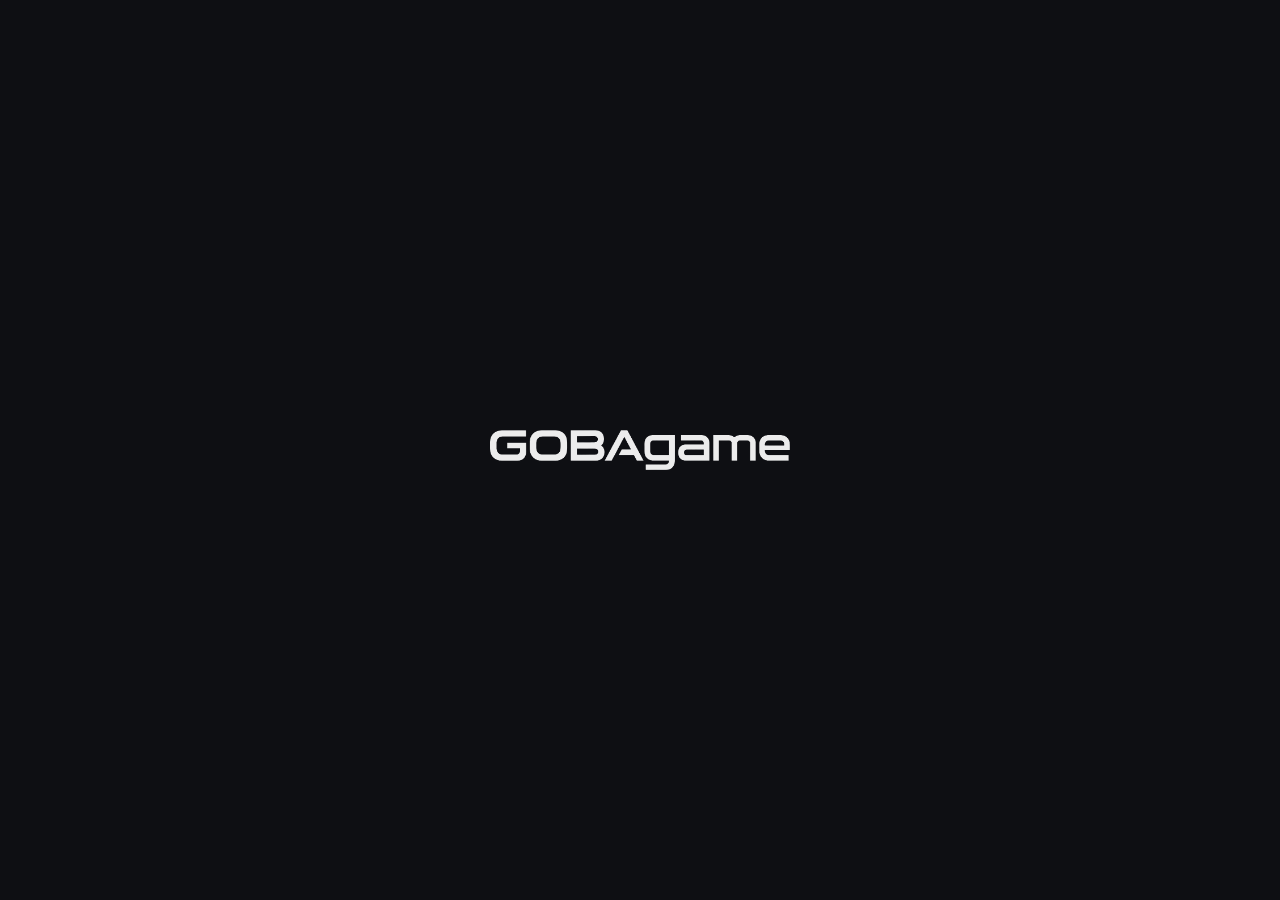
<file: lumen/index.html>
<!DOCTYPE html>
<html lang="zh-CN">
<head>
<meta charset="utf-8">
<meta name="viewport" content="width=device-width,initial-scale=1,user-scalable=no">
<title>LUMEN</title>
<style>
*{box-sizing:border-box;margin:0;padding:0;-webkit-tap-highlight-color:transparent}
html,body{height:100%;overflow:hidden}
body{
  background:#07070d;color:#eef0ff;
  font-family:-apple-system,BlinkMacSystemFont,"Segoe UI","PingFang SC",sans-serif;
  display:flex;flex-direction:column;align-items:center;justify-content:center;
  user-select:none;
}
canvas{display:block;touch-action:none;max-width:100vw;max-height:100vh}
.hud{
  position:fixed;top:0;left:0;right:0;padding:14px 20px;
  display:flex;gap:22px;align-items:center;justify-content:space-between;
  pointer-events:none;z-index:9;
  background:linear-gradient(180deg,rgba(0,0,0,.55),transparent);
}
.hud__l{display:flex;gap:22px;align-items:baseline}
.stat{display:flex;flex-direction:column;gap:1px}
.stat__k{font-size:10px;letter-spacing:.14em;color:rgba(255,255,255,.42);text-transform:uppercase}
.stat__v{font-size:20px;font-weight:700;letter-spacing:.02em;
  font-variant-numeric:tabular-nums;text-shadow:0 0 16px currentColor}
.exit{pointer-events:auto;font-size:12px;color:rgba(255,255,255,.62);
  text-decoration:none;border:1px solid rgba(255,255,255,.2);
  padding:6px 14px;border-radius:99px;backdrop-filter:blur(8px);
  background:rgba(255,255,255,.04);transition:.2s}
.exit:hover{color:#fff;border-color:rgba(255,255,255,.5)}
.tip{
  position:fixed;bottom:22px;left:50%;transform:translateX(-50%);
  font-size:12px;color:rgba(255,255,255,.5);letter-spacing:.06em;
  text-align:center;pointer-events:none;z-index:9;
  background:rgba(0,0,0,.35);padding:7px 18px;border-radius:99px;
  backdrop-filter:blur(8px);white-space:nowrap;
}
.overlay{
  position:fixed;inset:0;display:flex;flex-direction:column;
  align-items:center;justify-content:center;gap:18px;z-index:20;
  background:radial-gradient(circle at 50% 45%,rgba(20,16,40,.82),rgba(4,4,10,.96));
  backdrop-filter:blur(6px);
}
.overlay.hide{display:none}
.overlay__t{font-size:34px;font-weight:800;letter-spacing:.16em;
  background:linear-gradient(92deg,#ffcc33,#ff6ec7 50%,#4de2ff);
  -webkit-background-clip:text;background-clip:text;color:transparent}
.overlay__s{font-size:13px;color:rgba(255,255,255,.6);letter-spacing:.1em;text-align:center;line-height:1.9}
.btn{pointer-events:auto;border:0;cursor:pointer;font-family:inherit;
  font-size:14px;font-weight:700;letter-spacing:.14em;color:#fff;
  padding:13px 44px;border-radius:99px;
  background:linear-gradient(92deg,#ff6ec7,#8b5cf6);
  box-shadow:0 10px 36px rgba(255,110,199,.34);transition:.18s}
.btn:hover{transform:translateY(-2px);filter:brightness(1.12)}
</style>
</head>
<body>
<div class="hud">
  <div class="hud__l"><div class="stat"><span class="stat__k">SCORE</span><span class="stat__v" id="sc" style="color:#4de2ff">0</span></div><div class="stat"><span class="stat__k">CHAIN</span><span class="stat__v" id="cb" style="color:#ffcc33">0</span></div><div class="stat"><span class="stat__k">BEST</span><span class="stat__v" id="bs" style="color:#ff6ec7">0</span></div></div>
  <a class="exit" href="../../index.html">&#8592; 返回</a>
</div>
<canvas id="cv"></canvas>
<div class="tip">点击并拖动连线 · 至少 3 个才计分</div>
<div class="overlay" id="ov">
  <div class="overlay__t">LUMEN</div>
  <div class="overlay__s">按住并拖动，连起相邻的同色光球<br>连得越长，得分越高</div>
  <button class="btn" id="go">开始</button>
</div>
<script>

var cv=document.getElementById('cv'),g=cv.getContext('2d');
var W,H,DPR;
function fit(){
  DPR=Math.min(devicePixelRatio||1,2);
  W=cv.width=innerWidth*DPR; H=cv.height=innerHeight*DPR;
  cv.style.width=innerWidth+'px'; cv.style.height=innerHeight+'px';
}
fit();
var COLS=7,ROWS=9,CS,OX,OY;
var PAL=[['255,110,199'],['120,240,255'],['255,204,51'],
         ['140,120,255'],['80,255,170'],['255,140,80']];
function geom(){
  CS=Math.min(W*0.88/COLS, H*0.70/ROWS);
  OX=(W-COLS*CS)/2;
  OY=(H-ROWS*CS)/2+CS*0.26;
}
geom();
addEventListener('resize',function(){fit();geom();});
var grid,path,drag,score,best=0,parts,pulses,shake;
function reset(){
  fit();geom();
  grid=[];
  for(var r=0;r<ROWS;r++){
    grid.push([]);
    for(var c=0;c<COLS;c++)grid[r].push({t:(Math.random()*PAL.length)|0,pop:0,wob:Math.random()*6.283});
  }
  path=[];drag=false;score=0;parts=[];pulses=[];shake=0;
  sync();
}
function sync(){
  document.getElementById('sc').textContent=score;
  document.getElementById('cb').textContent=path.length>=3?path.length:0;
  document.getElementById('bs').textContent=best;
}
function center(r,c){ return {x:OX+c*CS+CS/2, y:OY+r*CS+CS/2}; }
function burst(x,y,col,n,pw){
  for(var i=0;i<n;i++){
    var a=Math.random()*6.283,sp=Math.random()*pw+pw*.25;
    parts.push({x:x,y:y,vx:Math.cos(a)*sp,vy:Math.sin(a)*sp,
      life:1,dec:.016+Math.random()*.024,r:(Math.random()*4.2+1.4)*DPR,col:col});
  }
}
function find(r,c){
  for(var i=0;i<path.length;i++)if(path[i].r==r&&path[i].c==c)return i;
  return -1;
}
function pick(r,c){
  if(r<0||c<0||r>=ROWS||c>=COLS)return false;
  var q=grid[r][c];
  if(q.t<0)return false;
  if(find(r,c)>=0)return false;
  if(!path.length){path.push({r:r,c:c});return true;}
  var last=path[path.length-1];
  if(path.length>=2){
    var prev=path[path.length-2];
    if(prev.r==r&&prev.c==c){path.pop();return true;}
  }
  if(Math.abs(last.r-r)+Math.abs(last.c-c)!=1)return false;
  if(q.t!=grid[last.r][last.c].t)return false;
  path.push({r:r,c:c});
  return true;
}
function commit(){
  var n=path.length;
  if(n>=3){
    var col=PAL[grid[path[0].r][path[0].c].t][0];
    var gain=n*n*5;
    score+=gain; if(score>best)best=score;
    var cx=0,cy=0;
    path.forEach(function(p){
      var pt=center(p.r,p.c);cx+=pt.x;cy+=pt.y;
      burst(pt.x,pt.y,col,12,300*DPR);
      pulses.push({x:pt.x,y:pt.y,life:1,col:col});
      grid[p.r][p.c].t=-1;
      grid[p.r][p.c].pop=1;
    });
    cx/=n;cy/=n;
    pulses.push({x:cx,y:cy,life:1,big:1,col:col});
    shake=Math.min(6*DPR+n*0.9*DPR,20*DPR);
  } else {
    score=Math.max(0,score-4);
  }
  path=[];
  sync(); settle();
}
function settle(){
  for(var c=0;c<COLS;c++){
    var write=ROWS-1;
    for(var r=ROWS-1;r>=0;r--){
      if(grid[r][c].t>=0){
        if(write!=r){
          var tmp=grid[write][c];
          grid[write][c]=grid[r][c]; grid[r][c]=tmp;
        }
        write--;
      }
    }
    for(var r2=write;r2>=0;r2--)
      grid[r2][c]={t:(Math.random()*PAL.length)|0,pop:0,wob:Math.random()*6.283};
  }
}
function step(dt){
  for(var r=0;r<ROWS;r++)for(var c=0;c<COLS;c++){
    var q=grid[r][c];
    q.wob+=dt*2.1;
    if(q.pop>0)q.pop=Math.max(0,q.pop-dt*3.4);
  }
  for(var i=parts.length-1;i>=0;i--){
    var p=parts[i];
    p.x+=p.vx*dt;p.y+=p.vy*dt;p.vx*=.94;p.vy*=.94;p.vy+=380*DPR*dt;
    p.life-=p.dec;
    if(p.life<=0)parts.splice(i,1);
  }
  for(var i=pulses.length-1;i>=0;i--){
    pulses[i].life-=dt*1.9;
    if(pulses[i].life<=0)pulses.splice(i,1);
  }
  if(shake>0)shake=Math.max(0,shake-dt*60*DPR);
}
function rr(c,x,y,w,h,r){
  c.beginPath();
  if(c.roundRect)c.roundRect(x,y,w,h,r);
  else{
    c.moveTo(x+r,y);c.arcTo(x+w,y,x+w,y+h,r);c.arcTo(x+w,y+h,x,y+h,r);
    c.arcTo(x,y+h,x,y,r);c.arcTo(x,y,x+w,y,r);c.closePath();
  }
}
function draw(){
  g.save();
  if(shake>0)g.translate((Math.random()-.5)*shake,(Math.random()-.5)*shake);
  var bg=g.createRadialGradient(W/2,H*0.44,0,W/2,H*0.44,Math.max(W,H)*0.8);
  bg.addColorStop(0,'#10102a');bg.addColorStop(.55,'#08081a');bg.addColorStop(1,'#04040c');
  g.fillStyle=bg;g.fillRect(-40,-40,W+80,H+80);
  g.strokeStyle='rgba(140,120,255,.13)';g.lineWidth=2;
  g.strokeRect(OX-CS*0.14,OY-CS*0.14,COLS*CS+CS*0.28,ROWS*CS+CS*0.28);
  for(var r=0;r<ROWS;r++)for(var c=0;c<COLS;c++){
    var pt=center(r,c);
    g.fillStyle='rgba(255,255,255,.026)';
    rr(g,pt.x-CS*0.42,pt.y-CS*0.42,CS*0.84,CS*0.84,CS*0.2);
    g.fill();
  }
  if(path.length>1){
    g.globalCompositeOperation='lighter';
    for(var i=0;i<path.length-1;i++){
      var a=center(path[i].r,path[i].c),b=center(path[i+1].r,path[i+1].c);
      var col=PAL[grid[path[i].r][path[i].c].t][0];
      var lg=g.createLinearGradient(a.x,a.y,b.x,b.y);
      lg.addColorStop(0,'rgba('+col+',.95)');
      lg.addColorStop(1,'rgba('+col+',.5)');
      g.strokeStyle=lg;g.lineWidth=CS*0.20;g.lineCap='round';
      g.shadowBlur=22*DPR;g.shadowColor='rgba('+col+',1)';
      g.beginPath();g.moveTo(a.x,a.y);g.lineTo(b.x,b.y);g.stroke();
    }
    g.shadowBlur=0;
    g.globalCompositeOperation='source-over';
  }
  g.globalCompositeOperation='lighter';
  for(var r=0;r<ROWS;r++)for(var c=0;c<COLS;c++){
    var q=grid[r][c];
    if(q.t<0)continue;
    var pt=center(r,c),col=PAL[q.t];
    var sc=1+q.pop*0.45;
    var wob=Math.sin(q.wob)*CS*0.018;
    var rad=CS*0.30*sc;
    var gl=g.createRadialGradient(pt.x+wob,pt.y,rad*0.2,pt.x+wob,pt.y,rad*2.2);
    gl.addColorStop(0,'rgba('+col[0]+',.48)');
    gl.addColorStop(1,'rgba('+col[0]+',0)');
    g.fillStyle=gl;
    g.beginPath();g.arc(pt.x+wob,pt.y,rad*2.2,0,6.283);g.fill();
    var body=g.createRadialGradient(
      pt.x+wob-rad*0.32,pt.y-rad*0.36,rad*0.1,pt.x+wob,pt.y,rad);
    body.addColorStop(0,'#ffffff');
    body.addColorStop(.34,'rgba('+col[0]+',.95)');
    body.addColorStop(1,'rgba('+col[0]+',.62)');
    g.fillStyle=body;
    g.beginPath();g.arc(pt.x+wob,pt.y,rad,0,6.283);g.fill();
    g.fillStyle='rgba(255,255,255,.72)';
    g.beginPath();g.arc(pt.x+wob-rad*0.3,pt.y-rad*0.34,rad*0.24,0,6.283);g.fill();
  }
  for(var i=0;i<path.length;i++){
    var p=path[i],pt2=center(p.r,p.c);
    g.strokeStyle='rgba(255,255,255,.9)';g.lineWidth=2.6*DPR;
    g.shadowBlur=16*DPR;g.shadowColor='#fff';
    g.beginPath();g.arc(pt2.x,pt2.y,CS*0.36,0,6.283);g.stroke();
  }
  g.shadowBlur=0;
  for(var i=0;i<parts.length;i++){
    var p=parts[i];
    g.globalAlpha=p.life;g.fillStyle='rgba('+p.col+',1)';
    g.shadowBlur=15*DPR;g.shadowColor='rgba('+p.col+',1)';
    g.beginPath();g.arc(p.x,p.y,p.r*p.life,0,6.283);g.fill();
  }
  g.shadowBlur=0;g.globalAlpha=1;
  for(var i=0;i<pulses.length;i++){
    var u=pulses[i];
    var rr2=(u.big?CS*2.4:CS*0.7)*(2.2-u.life);
    g.globalAlpha=u.life*0.6;
    g.strokeStyle='rgba('+u.col+',1)';
    g.lineWidth=(u.big?5:3)*DPR;
    g.shadowBlur=24*DPR;g.shadowColor='rgba('+u.col+',1)';
    g.beginPath();g.arc(u.x,u.y,rr2,0,6.283);g.stroke();
  }
  g.shadowBlur=0;g.globalAlpha=1;
  g.globalCompositeOperation='source-over';
  if(path.length>=3){
    var lp=center(path[path.length-1].r,path[path.length-1].c);
    g.fillStyle='#fff';
    g.font='bold '+(16*DPR+6)+'px -apple-system,sans-serif';
    g.textAlign='center';
    g.shadowBlur=14*DPR;g.shadowColor='#ffcc33';
    g.fillText('x'+path.length+'  (+'+(path.length*path.length*5)+')',lp.x,lp.y-CS*0.62);
    g.shadowBlur=0;
  }
  g.restore();
}
function cellAt(cx,cy){
  var c=Math.floor((cx*DPR-OX)/CS), r=Math.floor((cy*DPR-OY)/CS);
  if(r<0||c<0||r>=ROWS||c>=COLS)return null;
  return {r:r,c:c};
}
function down(cx,cy){
  var p=cellAt(cx,cy);
  if(p&&pick(p.r,p.c))drag=true;
}
function move(cx,cy){
  if(!drag)return;
  var p=cellAt(cx,cy);
  if(p&&pick(p.r,p.c))sync();
}
function up(){
  if(!drag)return;
  drag=false;
  if(path.length)commit();
}
cv.addEventListener('mousedown',function(e){down(e.clientX,e.clientY)});
addEventListener('mousemove',function(e){move(e.clientX,e.clientY)});
addEventListener('mouseup',up);
cv.addEventListener('touchstart',function(e){
  e.preventDefault();down(e.touches[0].clientX,e.touches[0].clientY);
},{passive:false});
cv.addEventListener('touchmove',function(e){
  e.preventDefault();move(e.touches[0].clientX,e.touches[0].clientY);
},{passive:false});
addEventListener('touchend',up);
var last=0;
function loop(t){
  var dt=Math.min(.05,(t-last)/1000);last=t;
  step(dt);draw();requestAnimationFrame(loop);
}
document.getElementById('go').addEventListener('click',function(){
  document.getElementById('ov').classList.add('hide'); reset();
});
reset();
requestAnimationFrame(loop);

</script>

<!-- GOBAgame publisher splash (auto-injected) -->
<div id="__goba_splash" style="position:fixed;inset:0;z-index:99999;display:flex;align-items:center;justify-content:center;background:#0e0f13;pointer-events:none;transition:opacity .55s ease;opacity:1"><img src="../../assets/img/gobagame-white.png" alt="GOBAgame" style="width:min(46vw,300px);height:auto;opacity:.92"></div>
<script>(function(){var e=document.getElementById('__goba_splash');if(!e)return;var t=0;function hide(){if(t)return;t=1;e.style.opacity='0';setTimeout(function(){if(e.parentNode)e.parentNode.removeChild(e);},700);}window.addEventListener('load',function(){setTimeout(hide,1600);});setTimeout(hide,5000);})();</script>
</body>
</html>
</file>
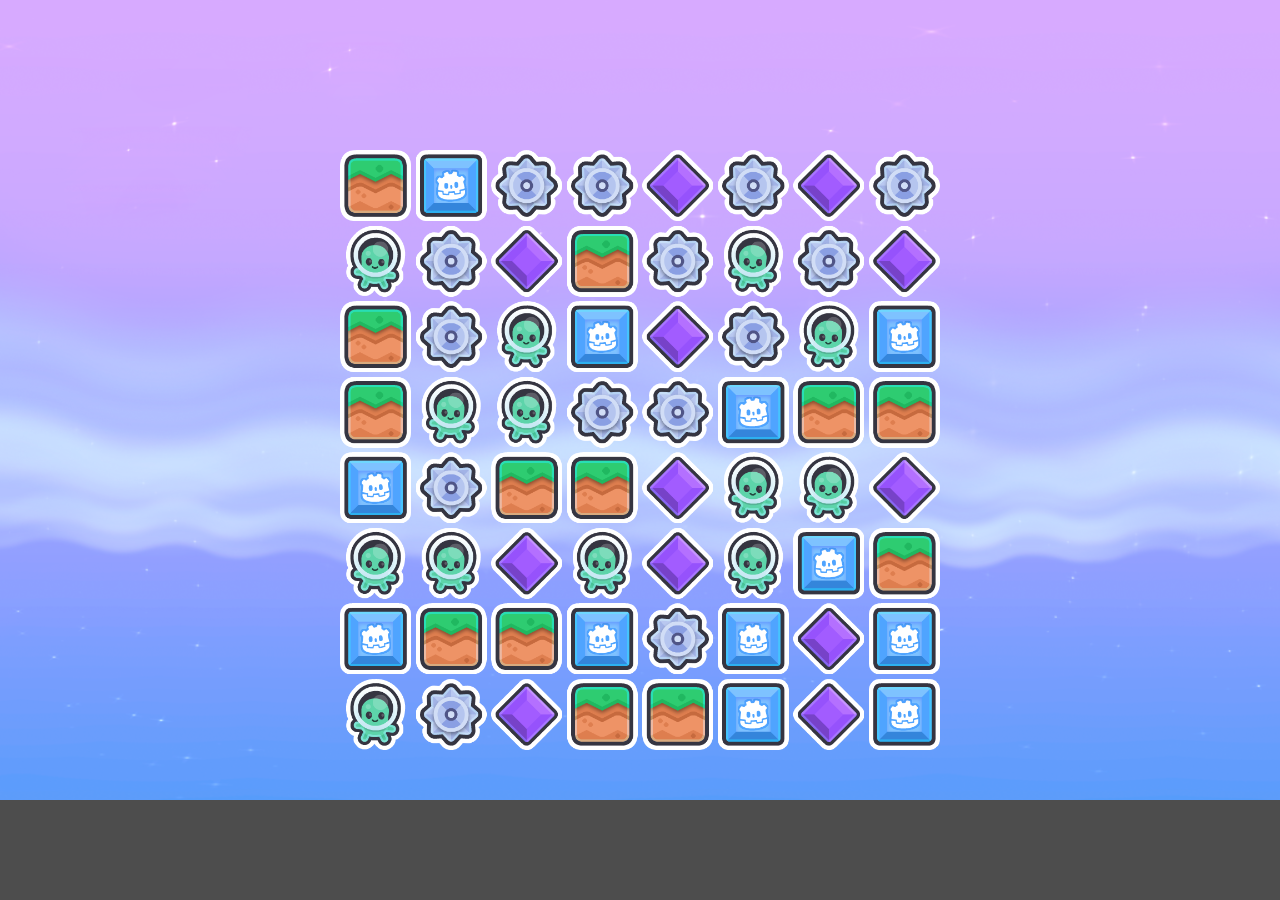
<file: match3/index.html>
<!DOCTYPE html>
<html lang="en">
	<head>
		<meta charset="utf-8">
		<meta name="viewport" content="width=device-width, user-scalable=no, initial-scale=1.0">
		<title>消消乐 · Match-3</title>
		<style>
html, body, #canvas {
	margin: 0;
	padding: 0;
	border: 0;
}

body {
	color: white;
	background-color: black;
	overflow: hidden;
	touch-action: none;
}

#canvas {
	display: block;
}

#canvas:focus {
	outline: none;
}

#status, #status-splash, #status-progress {
	position: absolute;
	left: 0;
	right: 0;
}

#status, #status-splash {
	top: 0;
	bottom: 0;
}

#status {
	background-color: #ececf5;
	display: flex;
	flex-direction: column;
	justify-content: center;
	align-items: center;
	visibility: hidden;
}

#status-splash {
	max-height: 100%;
	max-width: 100%;
	margin: auto;
}

#status-splash.show-image--false {
	display: none;
}

#status-splash.fullsize--true {
	height: 100%;
	width: 100%;
	object-fit: contain;
}

#status-splash.use-filter--false {
	image-rendering: pixelated;
}

#status-progress, #status-notice {
	display: none;
}

#status-progress {
	bottom: 10%;
	width: 50%;
	margin: 0 auto;
}

#status-notice {
	background-color: #5b3943;
	border-radius: 0.5rem;
	border: 1px solid #9b3943;
	color: #e0e0e0;
	font-family: 'Noto Sans', 'Droid Sans', Arial, sans-serif;
	line-height: 1.3;
	margin: 0 2rem;
	overflow: hidden;
	padding: 1rem;
	text-align: center;
	z-index: 1;
}
		</style>
		<link id="-gd-engine-icon" rel="icon" type="image/png" href="index.icon.png" />
<link rel="apple-touch-icon" href="index.apple-touch-icon.png"/>

	</head>
	<body>
		<canvas id="canvas">
			Your browser does not support the canvas tag.
		</canvas>

		<noscript>
			Your browser does not support JavaScript.
		</noscript>

		<div id="status">
			<img id="status-splash" class="show-image--true fullsize--true use-filter--true" src="index.png" alt="">
			<progress id="status-progress"></progress>
			<div id="status-notice"></div>
		</div>

		<script>
/* wasm 以 gzip 随包分发（36.15MB -> 9.56MB）：
   GitHub 网页上传单文件上限 25MB，原始 wasm 拖不上去；
   另外三个 Godot 游戏的 wasm 是同一个文件，这里统一指向 ../wasm/index.wasm.gz（放在 games/wasm/，不用下划线开头，避开 Jekyll）。
   做法：在 index.js 之前接管 window.fetch —— 引擎请求 *.wasm 时取那个 .gz，
   用 DecompressionStream 解开，回一个 application/wasm 的 Response，
   后面的 instantiateStreaming 完全感知不到差别。 */
(function () {
  if (typeof DecompressionStream === 'undefined') return;   /* 太老的浏览器：保持原样 */
  var raw = window.fetch.bind(window);
  var GZ = '../wasm/index.wasm.gz';
  var job = null;
  function bytes() {
    if (!job) {
      job = raw(GZ, { cache: 'force-cache' }).then(function (r) {
        if (!r.ok) throw new Error(GZ + ' HTTP ' + r.status);
        return new Response(r.body.pipeThrough(new DecompressionStream('gzip'))).arrayBuffer();
      });
    }
    return job;
  }
  window.fetch = function (input, init) {
    var u = (typeof input === 'string') ? input : ((input && input.url) || '');
    var q = u.split('?')[0].split('#')[0];
    if (q.slice(-5) === '.wasm') {
      return bytes().then(function (buf) {
        return new Response(buf, {
          status: 200,
          headers: { 'Content-Type': 'application/wasm', 'Content-Length': String(buf.byteLength) }
        });
      });
    }
    return raw(input, init);
  };
})();
</script>
		<script src="index.js"></script>
		<script>
const GODOT_CONFIG = {"args":[],"canvasResizePolicy":2,"emscriptenPoolSize":8,"ensureCrossOriginIsolationHeaders":false,"executable":"index","experimentalVK":false,"fileSizes":{"index.pck":690080,"index.wasm":37902138},"focusCanvas":true,"gdextensionLibs":[],"godotPoolSize":4};
const GODOT_THREADS_ENABLED = false;
const engine = new Engine(GODOT_CONFIG);

(function () {
	const statusOverlay = document.getElementById('status');
	const statusProgress = document.getElementById('status-progress');
	const statusNotice = document.getElementById('status-notice');

	let initializing = true;
	let statusMode = '';

	function setStatusMode(mode) {
		if (statusMode === mode || !initializing) {
			return;
		}
		if (mode === 'hidden') {
			statusOverlay.remove();
			initializing = false;
			return;
		}
		statusOverlay.style.visibility = 'visible';
		statusProgress.style.display = mode === 'progress' ? 'block' : 'none';
		statusNotice.style.display = mode === 'notice' ? 'block' : 'none';
		statusMode = mode;
	}

	function setStatusNotice(text) {
		while (statusNotice.lastChild) {
			statusNotice.removeChild(statusNotice.lastChild);
		}
		const lines = text.split('\n');
		lines.forEach((line) => {
			statusNotice.appendChild(document.createTextNode(line));
			statusNotice.appendChild(document.createElement('br'));
		});
	}

	function displayFailureNotice(err) {
		console.error(err);
		if (err instanceof Error) {
			setStatusNotice(err.message);
		} else if (typeof err === 'string') {
			setStatusNotice(err);
		} else {
			setStatusNotice('An unknown error occurred.');
		}
		setStatusMode('notice');
		initializing = false;
	}

	const missing = Engine.getMissingFeatures({
		threads: GODOT_THREADS_ENABLED,
	});

	if (missing.length !== 0) {
		if (GODOT_CONFIG['serviceWorker'] && GODOT_CONFIG['ensureCrossOriginIsolationHeaders'] && 'serviceWorker' in navigator) {
			let serviceWorkerRegistrationPromise;
			try {
				serviceWorkerRegistrationPromise = navigator.serviceWorker.getRegistration();
			} catch (err) {
				serviceWorkerRegistrationPromise = Promise.reject(new Error('Service worker registration failed.'));
			}
			// There's a chance that installing the service worker would fix the issue
			Promise.race([
				serviceWorkerRegistrationPromise.then((registration) => {
					if (registration != null) {
						return Promise.reject(new Error('Service worker already exists.'));
					}
					return registration;
				}).then(() => engine.installServiceWorker()),
				// For some reason, `getRegistration()` can stall
				new Promise((resolve) => {
					setTimeout(() => resolve(), 2000);
				}),
			]).then(() => {
				// Reload if there was no error.
				window.location.reload();
			}).catch((err) => {
				console.error('Error while registering service worker:', err);
			});
		} else {
			// Display the message as usual
			const missingMsg = 'Error\nThe following features required to run Godot projects on the Web are missing:\n';
			displayFailureNotice(missingMsg + missing.join('\n'));
		}
	} else {
		setStatusMode('progress');
		engine.startGame({
			'onProgress': function (current, total) {
				if (current > 0 && total > 0) {
					statusProgress.value = current;
					statusProgress.max = total;
				} else {
					statusProgress.removeAttribute('value');
					statusProgress.removeAttribute('max');
				}
			},
		}).then(() => {
			setStatusMode('hidden');
		}, displayFailureNotice);
	}
}());
		</script>
	
<!-- GOBAgame publisher splash (auto-injected) -->
<div id="__goba_splash" style="position:fixed;inset:0;z-index:99999;display:flex;align-items:center;justify-content:center;background:#0e0f13;pointer-events:none;transition:opacity .55s ease;opacity:1"><img src="../../assets/img/gobagame-white.png" alt="GOBAgame" style="width:min(46vw,300px);height:auto;opacity:.92"></div>
<script>(function(){var e=document.getElementById('__goba_splash');if(!e)return;var t=0;function hide(){if(t)return;t=1;e.style.opacity='0';setTimeout(function(){if(e.parentNode)e.parentNode.removeChild(e);},700);}window.addEventListener('load',function(){setTimeout(hide,1600);});setTimeout(hide,5000);})();</script>
</body>
</html>
</file>
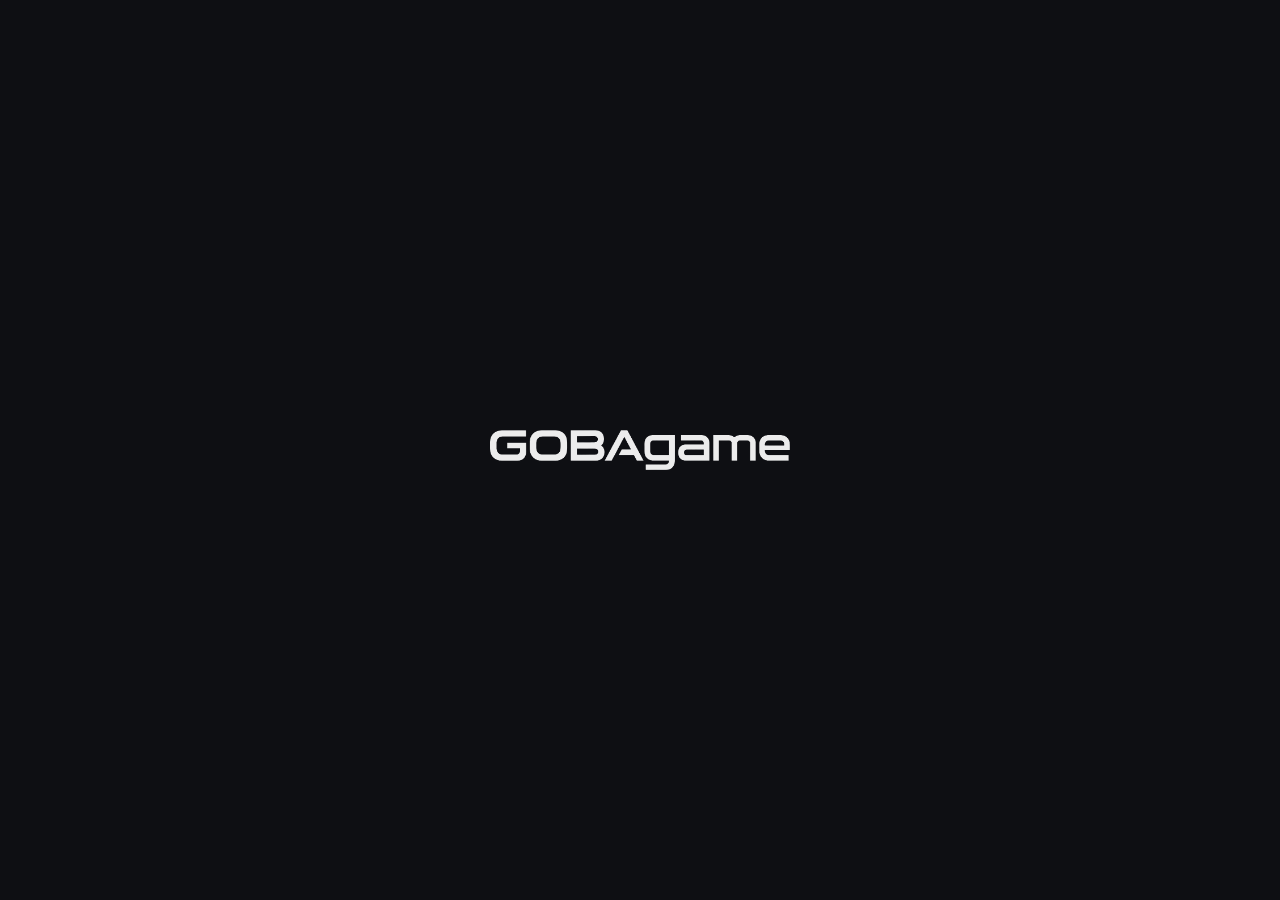
<file: neon-drift/index.html>
<!DOCTYPE html>
<html lang="zh-CN">
<head>
<meta charset="utf-8">
<meta name="viewport" content="width=device-width,initial-scale=1,user-scalable=no">
<title>NEON DRIFT</title>
<style>
*{box-sizing:border-box;margin:0;padding:0;-webkit-tap-highlight-color:transparent}
html,body{height:100%;overflow:hidden}
body{
  background:#07070d;color:#eef0ff;
  font-family:-apple-system,BlinkMacSystemFont,"Segoe UI","PingFang SC",sans-serif;
  display:flex;flex-direction:column;align-items:center;justify-content:center;
  user-select:none;
}
canvas{display:block;touch-action:none;max-width:100vw;max-height:100vh}
.hud{
  position:fixed;top:0;left:0;right:0;padding:14px 20px;
  display:flex;gap:22px;align-items:center;justify-content:space-between;
  pointer-events:none;z-index:9;
  background:linear-gradient(180deg,rgba(0,0,0,.55),transparent);
}
.hud__l{display:flex;gap:22px;align-items:baseline}
.stat{display:flex;flex-direction:column;gap:1px}
.stat__k{font-size:10px;letter-spacing:.14em;color:rgba(255,255,255,.42);text-transform:uppercase}
.stat__v{font-size:20px;font-weight:700;letter-spacing:.02em;
  font-variant-numeric:tabular-nums;text-shadow:0 0 16px currentColor}
.exit{pointer-events:auto;font-size:12px;color:rgba(255,255,255,.62);
  text-decoration:none;border:1px solid rgba(255,255,255,.2);
  padding:6px 14px;border-radius:99px;backdrop-filter:blur(8px);
  background:rgba(255,255,255,.04);transition:.2s}
.exit:hover{color:#fff;border-color:rgba(255,255,255,.5)}
.tip{
  position:fixed;bottom:22px;left:50%;transform:translateX(-50%);
  font-size:12px;color:rgba(255,255,255,.5);letter-spacing:.06em;
  text-align:center;pointer-events:none;z-index:9;
  background:rgba(0,0,0,.35);padding:7px 18px;border-radius:99px;
  backdrop-filter:blur(8px);white-space:nowrap;
}
.overlay{
  position:fixed;inset:0;display:flex;flex-direction:column;
  align-items:center;justify-content:center;gap:18px;z-index:20;
  background:radial-gradient(circle at 50% 45%,rgba(20,16,40,.82),rgba(4,4,10,.96));
  backdrop-filter:blur(6px);
}
.overlay.hide{display:none}
.overlay__t{font-size:34px;font-weight:800;letter-spacing:.16em;
  background:linear-gradient(92deg,#ffcc33,#ff6ec7 50%,#4de2ff);
  -webkit-background-clip:text;background-clip:text;color:transparent}
.overlay__s{font-size:13px;color:rgba(255,255,255,.6);letter-spacing:.1em;text-align:center;line-height:1.9}
.btn{pointer-events:auto;border:0;cursor:pointer;font-family:inherit;
  font-size:14px;font-weight:700;letter-spacing:.14em;color:#fff;
  padding:13px 44px;border-radius:99px;
  background:linear-gradient(92deg,#ff6ec7,#8b5cf6);
  box-shadow:0 10px 36px rgba(255,110,199,.34);transition:.18s}
.btn:hover{transform:translateY(-2px);filter:brightness(1.12)}
</style>
</head>
<body>
<div class="hud">
  <div class="hud__l"><div class="stat"><span class="stat__k">SCORE</span><span class="stat__v" id="sc" style="color:#4de2ff">0</span></div><div class="stat"><span class="stat__k">KM/H</span><span class="stat__v" id="sp" style="color:#ffcc33">0</span></div><div class="stat"><span class="stat__k">BEST</span><span class="stat__v" id="bs" style="color:#ff6ec7">0</span></div></div>
  <a class="exit" href="../../index.html">&#8592; 返回</a>
</div>
<canvas id="cv"></canvas>
<div class="tip">左右移动躲车 · 越快分越高</div>
<div class="overlay" id="ov">
  <div class="overlay__t">NEON DRIFT</div>
  <div class="overlay__s">左右方向键 / 触摸屏幕两侧<br>不撞车，速度越来越快</div>
  <button class="btn" id="go">开始</button>
</div>
<script>

var cv=document.getElementById('cv'),g=cv.getContext('2d');
var W,H,DPR;
function fit(){
  DPR=Math.min(devicePixelRatio||1,2);
  W=cv.width=innerWidth*DPR; H=cv.height=innerHeight*DPR;
  cv.style.width=innerWidth+'px'; cv.style.height=innerHeight+'px';
}
addEventListener('resize',fit); fit();
var LANES=5,LANEW,ROADW,ROADX;
function geom(){
  ROADW=Math.min(W*0.7,620*DPR);
  ROADX=(W-ROADW)/2;
  LANEW=ROADW/LANES;
}
geom(); addEventListener('resize',geom);
var car,cars,parts,stars,offset,score,speed,run,best=0,shake,tSpawn,hitCd;
var L=0,R=0;
function reset(){
  geom();
  car={ln:2,x:W/2,skid:0};
  cars=[];parts=[];offset=0;score=0;speed=340*DPR;
  run=true;shake=0;tSpawn=0.5;hitCd=0;
  stars=[];for(var i=0;i<120;i++)stars.push({x:Math.random()*W,y:Math.random()*H,z:Math.random()*1.5+.4});
  sync();
}
function sync(){
  document.getElementById('sc').textContent=Math.floor(score);
  document.getElementById('sp').textContent=Math.round(speed/DPR/3.6*1.1);
  document.getElementById('bs').textContent=Math.floor(best);
}
function burst(x,y,col,n,pw){
  for(var i=0;i<n;i++){
    var a=Math.random()*6.283,sp2=Math.random()*pw+pw*.3;
    parts.push({x:x,y:y,vx:Math.cos(a)*sp2,vy:Math.sin(a)*sp2,
      life:1,dec:.014+Math.random()*.022,r:(Math.random()*3.6+1.2)*DPR,col:col});
  }
}
function spawn(){
  var ln=(Math.random()*LANES)|0, occ={}, tries=0;
  cars.forEach(function(c){ if(c.y<160*DPR) occ[c.ln]=1; });
  while(occ[ln]&&tries<14){ln=(Math.random()*LANES)|0;tries++;}
  var hue=[['120,240,255','#4de2ff'],['255,110,199','#ff6ec7'],['255,204,51','#ffcc33'],
           ['140,120,255','#8b5cf6'],['80,255,170','#3ddc84']][(Math.random()*5)|0];
  cars.push({ln:ln,x:ROADX+LANEW*(ln+.5),y:-130*DPR,
    w:LANEW*0.60,h:86*DPR,col:hue[0],hex:hue[1],
    sp:0.42+Math.random()*0.34});
}
function step(dt){
  if(!run)return;
  speed+=dt*11*DPR;
  score+=dt*speed*0.05;
  var target=car.ln*LANEW+ROADX+LANEW/2;
  if(L&&car.ln>0){car.ln--;L=0;}
  if(R&&car.ln<LANES-1){car.ln++;R=0;}
  var d=target-car.x;
  car.x+=d*Math.min(1,dt*13);
  car.skid=Math.min(1,Math.abs(d)/(LANEW*0.7));
  offset=(offset+speed*dt)%(140*DPR);
  tSpawn-=dt;
  if(tSpawn<=0){spawn();tSpawn=Math.max(0.24,0.84-speed/(2800*DPR));}
  for(var i=cars.length-1;i>=0;i--){
    var c=cars[i];
    c.y+=speed*dt*(1.24-c.sp);
    if(c.y>H+150*DPR){cars.splice(i,1);score+=18;continue;}
    if(hitCd<=0 &&
       Math.abs(c.x-car.x)<(c.w*0.5+LANEW*0.28) &&
       Math.abs(c.y-(H-150*DPR))<(c.h*0.5+50*DPR)){
      hitCd=1.5; shake=26*DPR; speed*=0.42;
      burst(car.x,H-140*DPR,'255,80,80',44,540*DPR);
      score=Math.max(0,score-60);
      if(score>best)best=score;
    }
  }
  if(hitCd>0)hitCd-=dt;
  for(var i=parts.length-1;i>=0;i--){
    var p=parts[i];
    p.x+=p.vx*dt;p.y+=p.vy*dt;p.vx*=.955;p.vy*=.955;
    p.life-=p.dec;
    if(p.life<=0)parts.splice(i,1);
  }
  for(var i=0;i<stars.length;i++){
    var s=stars[i]; s.y+=s.z*speed*0.5*dt;
    if(s.y>H){s.y=-3;s.x=Math.random()*W;}
  }
  if(shake>0)shake=Math.max(0,shake-dt*70*DPR);
  sync();
}
function rr(c,x,y,w,h,r){
  c.beginPath();
  if(c.roundRect)c.roundRect(x,y,w,h,r);
  else{
    c.moveTo(x+r,y);c.arcTo(x+w,y,x+w,y+h,r);c.arcTo(x+w,y+h,x,y+h,r);
    c.arcTo(x,y+h,x,y,r);c.arcTo(x,y,x+w,y,r);c.closePath();
  }
}
function draw(){
  g.save();
  if(shake>0)g.translate((Math.random()-.5)*shake,(Math.random()-.5)*shake);
  var sky=g.createLinearGradient(0,0,0,H);
  sky.addColorStop(0,'#0a0620');sky.addColorStop(.45,'#120b2e');sky.addColorStop(1,'#05030f');
  g.fillStyle=sky;g.fillRect(-60,-60,W+120,H+120);
  for(var i=0;i<stars.length;i++){
    var s=stars[i];
    g.globalAlpha=.2+s.z*.5;g.fillStyle='#b8d4ff';
    g.beginPath();g.arc(s.x,s.y,s.z*DPR,0,6.283);g.fill();
  }
  g.globalAlpha=1;
  var hz=H*0.30;
  var sun=g.createRadialGradient(W/2,hz,0,W/2,hz,190*DPR);
  sun.addColorStop(0,'rgba(255,110,199,.42)');
  sun.addColorStop(.5,'rgba(255,60,140,.16)');
  sun.addColorStop(1,'rgba(255,0,90,0)');
  g.fillStyle=sun;g.fillRect(0,0,W,hz+60*DPR);
  g.fillStyle='rgba(8,6,20,.9)';g.fillRect(ROADX,0,ROADW,H);
  g.shadowBlur=26*DPR;
  g.strokeStyle='#ff2f9e';g.lineWidth=3.4*DPR;g.shadowColor='#ff2f9e';
  g.beginPath();g.moveTo(ROADX,0);g.lineTo(ROADX,H);g.stroke();
  g.strokeStyle='#2fe6ff';g.shadowColor='#2fe6ff';
  g.beginPath();g.moveTo(ROADX+ROADW,0);g.lineTo(ROADX+ROADW,H);g.stroke();
  g.shadowBlur=0;
  for(var i=1;i<LANES;i++){
    var x=ROADX+LANEW*i;
    g.strokeStyle='rgba(140,180,255,.22)';g.lineWidth=2*DPR;
    g.setLineDash([34*DPR,44*DPR]);g.lineDashOffset=-offset;
    g.beginPath();g.moveTo(x,0);g.lineTo(x,H);g.stroke();
  }
  g.setLineDash([]);
  g.strokeStyle='rgba(255,110,199,.10)';g.lineWidth=1;
  for(var i=0;i<16;i++){
    var y=hz+Math.pow(i/15,2.1)*(H-hz);
    g.beginPath();g.moveTo(0,y);g.lineTo(W,y);g.stroke();
  }
  g.globalCompositeOperation='lighter';
  for(var i=0;i<parts.length;i++){
    var p=parts[i];
    g.globalAlpha=p.life;g.fillStyle='rgba('+p.col+',1)';
    g.shadowBlur=16*DPR;g.shadowColor='rgba('+p.col+',.9)';
    g.beginPath();g.arc(p.x,p.y,p.r*p.life,0,6.283);g.fill();
  }
  g.shadowBlur=0;g.globalAlpha=1;
  g.globalCompositeOperation='source-over';
  for(var i=0;i<cars.length;i++){
    var c=cars[i];
    g.save();g.translate(c.x,c.y);
    g.shadowBlur=24*DPR;g.shadowColor=c.hex;
    var tg=g.createLinearGradient(0,c.h*0.3,0,c.h*0.3+52*DPR);
    tg.addColorStop(0,'rgba('+c.col+',.55)');
    tg.addColorStop(1,'rgba('+c.col+',0)');
    g.fillStyle=tg;
    g.beginPath();g.moveTo(-c.w*0.34,c.h*0.3);g.lineTo(c.w*0.34,c.h*0.3);
    g.lineTo(c.w*0.2,c.h*0.3+52*DPR);g.lineTo(-c.w*0.2,c.h*0.3+52*DPR);
    g.closePath();g.fill();
    rr(g,-c.w/2,-c.h/2,c.w,c.h,10*DPR);
    g.fillStyle='rgba(18,14,38,.95)';g.fill();
    g.strokeStyle=c.hex;g.lineWidth=2.4*DPR;g.stroke();
    rr(g,-c.w*0.28,-c.h*0.22,c.w*0.56,c.h*0.34,5*DPR);
    g.fillStyle='rgba('+c.col+',.32)';g.fill();
    g.restore();
  }
  g.shadowBlur=0;
  if(run){
    g.save();
    g.translate(car.x+(car.skid*(Math.random()-.5)*4*DPR), H-150*DPR);
    g.shadowBlur=30*DPR;g.shadowColor='#4de2ff';
    var pw=LANEW*0.62,ph=98*DPR;
    var ex=g.createLinearGradient(0,ph*0.42,0,ph*0.42+70*DPR*(0.7+Math.random()*0.5));
    ex.addColorStop(0,'rgba(120,240,255,.85)');
    ex.addColorStop(1,'rgba(120,240,255,0)');
    g.fillStyle=ex;
    g.beginPath();g.moveTo(-pw*0.3,ph*0.42);g.lineTo(pw*0.3,ph*0.42);
    g.lineTo(pw*0.16,ph*0.42+70*DPR);g.lineTo(-pw*0.16,ph*0.42+70*DPR);
    g.closePath();g.fill();
    rr(g,-pw/2,-ph/2,pw,ph,12*DPR);
    g.fillStyle='rgba(10,26,42,.96)';g.fill();
    g.strokeStyle='#4de2ff';g.lineWidth=2.8*DPR;g.stroke();
    rr(g,-pw*0.3,-ph*0.3,pw*0.6,ph*0.2,4*DPR);
    g.fillStyle='rgba(120,240,255,.45)';g.fill();
    rr(g,-pw*0.3,ph*0.1,pw*0.6,ph*0.12,4*DPR);
    g.fillStyle='rgba(255,110,199,.4)';g.fill();
    g.restore();
  }
  g.shadowBlur=0;
  g.restore();
}
addEventListener('keydown',function(e){
  if(e.key=='ArrowLeft'||e.key.toLowerCase()=='a'){L=1;e.preventDefault();}
  if(e.key=='ArrowRight'||e.key.toLowerCase()=='d'){R=1;e.preventDefault();}
});
addEventListener('touchstart',function(e){
  if(e.touches[0].clientX<innerWidth/2)L=1;else R=1;
},{passive:true});
addEventListener('touchmove',function(e){
  e.preventDefault();L=0;R=0;
  if(e.touches[0].clientX<innerWidth/2)L=1;else R=1;
},{passive:false});
var last=0;
function loop(t){
  var dt=Math.min(.05,(t-last)/1000);last=t;
  step(dt);draw();requestAnimationFrame(loop);
}
document.getElementById('go').addEventListener('click',function(){
  document.getElementById('ov').classList.add('hide'); reset();
});
reset(); run=false;
requestAnimationFrame(loop);

</script>

<!-- GOBAgame publisher splash (auto-injected) -->
<div id="__goba_splash" style="position:fixed;inset:0;z-index:99999;display:flex;align-items:center;justify-content:center;background:#0e0f13;pointer-events:none;transition:opacity .55s ease;opacity:1"><img src="../../assets/img/gobagame-white.png" alt="GOBAgame" style="width:min(46vw,300px);height:auto;opacity:.92"></div>
<script>(function(){var e=document.getElementById('__goba_splash');if(!e)return;var t=0;function hide(){if(t)return;t=1;e.style.opacity='0';setTimeout(function(){if(e.parentNode)e.parentNode.removeChild(e);},700);}window.addEventListener('load',function(){setTimeout(hide,1600);});setTimeout(hide,5000);})();</script>
</body>
</html>
</file>
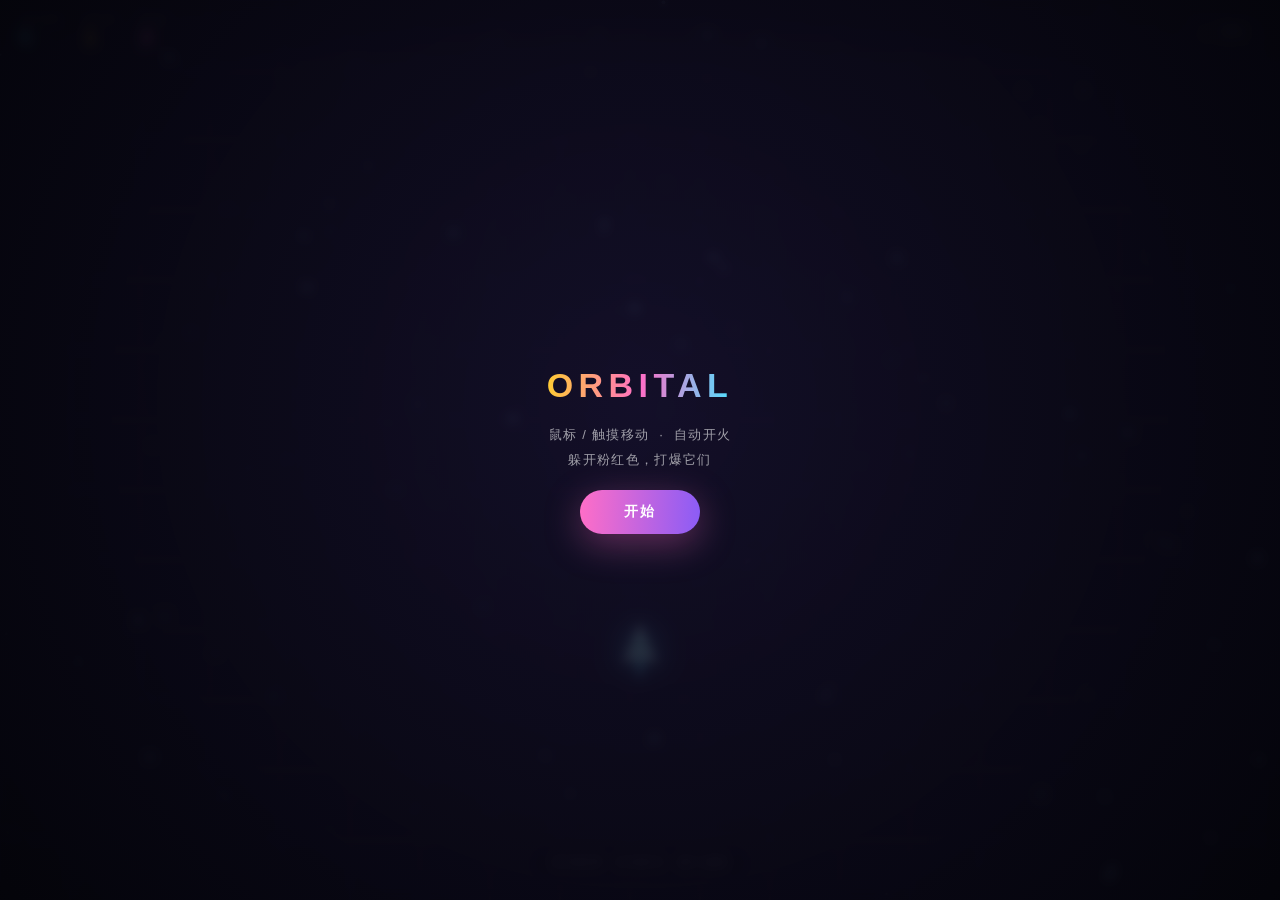
<file: orbital/index.html>
<!DOCTYPE html>
<html lang="zh-CN">
<head>
<meta charset="utf-8">
<meta name="viewport" content="width=device-width,initial-scale=1,user-scalable=no">
<title>ORBITAL</title>
<style>
*{box-sizing:border-box;margin:0;padding:0;-webkit-tap-highlight-color:transparent}
html,body{height:100%;overflow:hidden}
body{
  background:#07070d;color:#eef0ff;
  font-family:-apple-system,BlinkMacSystemFont,"Segoe UI","PingFang SC",sans-serif;
  display:flex;flex-direction:column;align-items:center;justify-content:center;
  user-select:none;
}
canvas{display:block;touch-action:none;max-width:100vw;max-height:100vh}
.hud{
  position:fixed;top:0;left:0;right:0;padding:14px 20px;
  display:flex;gap:22px;align-items:center;justify-content:space-between;
  pointer-events:none;z-index:9;
  background:linear-gradient(180deg,rgba(0,0,0,.55),transparent);
}
.hud__l{display:flex;gap:22px;align-items:baseline}
.stat{display:flex;flex-direction:column;gap:1px}
.stat__k{font-size:10px;letter-spacing:.14em;color:rgba(255,255,255,.42);text-transform:uppercase}
.stat__v{font-size:20px;font-weight:700;letter-spacing:.02em;
  font-variant-numeric:tabular-nums;text-shadow:0 0 16px currentColor}
.exit{pointer-events:auto;font-size:12px;color:rgba(255,255,255,.62);
  text-decoration:none;border:1px solid rgba(255,255,255,.2);
  padding:6px 14px;border-radius:99px;backdrop-filter:blur(8px);
  background:rgba(255,255,255,.04);transition:.2s}
.exit:hover{color:#fff;border-color:rgba(255,255,255,.5)}
.tip{
  position:fixed;bottom:22px;left:50%;transform:translateX(-50%);
  font-size:12px;color:rgba(255,255,255,.5);letter-spacing:.06em;
  text-align:center;pointer-events:none;z-index:9;
  background:rgba(0,0,0,.35);padding:7px 18px;border-radius:99px;
  backdrop-filter:blur(8px);white-space:nowrap;
}
.overlay{
  position:fixed;inset:0;display:flex;flex-direction:column;
  align-items:center;justify-content:center;gap:18px;z-index:20;
  background:radial-gradient(circle at 50% 45%,rgba(20,16,40,.82),rgba(4,4,10,.96));
  backdrop-filter:blur(6px);
}
.overlay.hide{display:none}
.overlay__t{font-size:34px;font-weight:800;letter-spacing:.16em;
  background:linear-gradient(92deg,#ffcc33,#ff6ec7 50%,#4de2ff);
  -webkit-background-clip:text;background-clip:text;color:transparent}
.overlay__s{font-size:13px;color:rgba(255,255,255,.6);letter-spacing:.1em;text-align:center;line-height:1.9}
.btn{pointer-events:auto;border:0;cursor:pointer;font-family:inherit;
  font-size:14px;font-weight:700;letter-spacing:.14em;color:#fff;
  padding:13px 44px;border-radius:99px;
  background:linear-gradient(92deg,#ff6ec7,#8b5cf6);
  box-shadow:0 10px 36px rgba(255,110,199,.34);transition:.18s}
.btn:hover{transform:translateY(-2px);filter:brightness(1.12)}
</style>
</head>
<body>
<div class="hud">
  <div class="hud__l"><div class="stat"><span class="stat__k">SCORE</span><span class="stat__v" id="sc" style="color:#4de2ff">0</span></div><div class="stat"><span class="stat__k">WAVE</span><span class="stat__v" id="wv" style="color:#ffcc33">1</span></div><div class="stat"><span class="stat__k">LIFE</span><span class="stat__v" id="lf" style="color:#ff6ec7">3</span></div></div>
  <a class="exit" href="../../index.html">&#8592; 返回</a>
</div>
<canvas id="cv"></canvas>
<div class="tip">移动躲避 · 自动射击 · 越久越难</div>
<div class="overlay" id="ov">
  <div class="overlay__t">ORBITAL</div>
  <div class="overlay__s">鼠标 / 触摸移动 &nbsp;·&nbsp; 自动开火<br>躲开粉红色，打爆它们</div>
  <button class="btn" id="go">开始</button>
</div>
<script>

var cv=document.getElementById('cv'),g=cv.getContext('2d');
var W,H,DPR;
function fit(){
  DPR=Math.min(devicePixelRatio||1,2);
  W=cv.width=innerWidth*DPR; H=cv.height=innerHeight*DPR;
  cv.style.width=innerWidth+'px'; cv.style.height=innerHeight+'px';
}
addEventListener('resize',fit); fit();
var S=Math.min(W,H)/900;
var ship,enemies,bullets,parts,stars,score,wave,lives,run,tSpawn,tWave,shake,combo,cT;
function bg(){
  stars=[];
  for(var i=0;i<170;i++)stars.push({x:Math.random()*W,y:Math.random()*H,
    z:Math.random()*1.6+.25,r:Math.random()*1.9+.3});
}
function reset(){
  ship={x:W/2,y:H*0.72,tx:W/2,ty:H*0.72,r:15*S,cool:0};
  enemies=[];bullets=[];parts=[];
  score=0;wave=1;lives=3;run=true;
  tSpawn=0;tWave=0;shake=0;combo=1;cT=0;
  bg(); sync();
}
function sync(){
  document.getElementById('sc').textContent=score;
  document.getElementById('wv').textContent=wave;
  document.getElementById('lf').textContent=lives;
}
function burst(x,y,col,n,pw){
  for(var i=0;i<n;i++){
    var a=Math.random()*6.283, sp=(Math.random()*pw+pw*0.22);
    parts.push({x:x,y:y,vx:Math.cos(a)*sp,vy:Math.sin(a)*sp,
      life:1,dec:0.012+Math.random()*0.02,r:(Math.random()*3.4+1.1)*S,col:col});
  }
}
function spawnEnemy(){
  var side=Math.random()<0.5;
  var x=side?-40*S:W+40*S;
  var y=Math.random()*H*0.62+H*0.06;
  var fast=Math.random()<Math.min(0.15+wave*0.055,0.62);
  var ang=Math.atan2(ship.y-y, ship.x-x);
  var sp=(fast?260:130)*S*(1+wave*0.045);
  enemies.push({x:x,y:y,vx:Math.cos(ang)*sp,vy:Math.sin(ang)*sp,
    r:(fast?11:16)*S,hp:fast?1:(wave>4?2:1),fast:fast,
    spin:Math.random()*6.283});
}
function step(dt){
  if(!run)return;
  tSpawn-=dt;
  var rate=Math.max(0.19, 0.86-wave*0.052);
  if(tSpawn<=0){spawnEnemy();tSpawn=rate;}
  tWave+=dt;
  if(tWave>7.5){tWave=0;wave++;sync();}
  cT+=dt; if(cT>2.6){cT=0;combo=1;}
  ship.x+=(ship.tx-ship.x)*Math.min(1,dt*13);
  ship.y+=(ship.ty-ship.y)*Math.min(1,dt*13);
  ship.cool-=dt;
  if(ship.cool<=0){
    ship.cool=0.115;
    bullets.push({x:ship.x,y:ship.y-ship.r,vx:0,vy:-780*S});
    parts.push({x:ship.x+(Math.random()-.5)*6*S,y:ship.y+ship.r*0.7,
      vx:(Math.random()-.5)*30*S,vy:180*S,life:1,dec:0.05,r:2.1*S,col:'120,220,255'});
  }
  for(var i=bullets.length-1;i>=0;i--){
    var b=bullets[i]; b.y+=b.vy*dt;
    if(b.y<-20*S)bullets.splice(i,1);
  }
  for(var i=enemies.length-1;i>=0;i--){
    var e=enemies[i];
    if(!e.fast){
      var a=Math.atan2(ship.y-e.y,ship.x-e.x);
      e.vx+=Math.cos(a)*46*S*dt; e.vy+=Math.sin(a)*46*S*dt;
      var sp2=Math.hypot(e.vx,e.vy), mx=(150+wave*9)*S;
      if(sp2>mx){e.vx=e.vx/sp2*mx;e.vy=e.vy/sp2*mx;}
    }
    e.x+=e.vx*dt; e.y+=e.vy*dt; e.spin+=dt*1.7;
    var killed=false;
    for(var j=bullets.length-1;j>=0;j--){
      var bb=bullets[j];
      if(Math.hypot(bb.x-e.x,bb.y-e.y)<e.r+5*S){
        bullets.splice(j,1); e.hp--;
        burst(bb.x,bb.y,'255,204,51',9,200*S);
        if(e.hp<=0){
          burst(e.x,e.y, e.fast?'255,110,199':'120,220,255', 26, 340*S);
          score+=e.fast?25:12; combo++; cT=0;
          sync(); shake=Math.min(shake+3.4*S,9*S);
          killed=true;
        }
        break;
      }
    }
    if(killed){enemies.splice(i,1);continue;}
    if(Math.hypot(e.x-ship.x,e.y-ship.y)<e.r+ship.r){
      enemies.splice(i,1);
      burst(e.x,e.y,'255,80,80',34,420*S);
      lives--; sync(); shake=13*S;
      if(lives<=0){run=false; die(); return;}
    }
    if(e.x<-90*S||e.x>W+90*S||e.y<-90*S||e.y>H+90*S)enemies.splice(i,1);
  }
  for(var i=parts.length-1;i>=0;i--){
    var p=parts[i];
    p.x+=p.vx*dt; p.y+=p.vy*dt; p.vx*=0.965; p.vy*=0.965;
    p.life-=p.dec;
    if(p.life<=0)parts.splice(i,1);
  }
  for(var i=0;i<stars.length;i++){
    var s=stars[i]; s.y+=s.z*46*S*dt;
    if(s.y>H){s.y=-3;s.x=Math.random()*W;}
  }
  if(shake>0)shake=Math.max(0,shake-dt*26*S);
}
function die(){
  burst(ship.x,ship.y,'255,110,199',60,520*S);
  document.getElementById('ov').classList.remove('hide');
  document.querySelector('.overlay__t').textContent='GAME OVER';
  document.querySelector('.overlay__s').innerHTML=
    '得分 <b style="color:#4de2ff;font-size:20px">'+score+'</b><br>撑到第 '+wave+' 波';
  document.getElementById('go').textContent='再来一局';
}
function draw(){
  g.save();
  if(shake>0)g.translate((Math.random()-.5)*shake,(Math.random()-.5)*shake);
  var grd=g.createRadialGradient(W/2,H*0.45,0,W/2,H*0.45,Math.max(W,H)*0.78);
  grd.addColorStop(0,'#141030'); grd.addColorStop(0.5,'#0a0a18'); grd.addColorStop(1,'#05050c');
  g.fillStyle=grd; g.fillRect(-40,-40,W+80,H+80);
  for(var i=0;i<stars.length;i++){
    var s=stars[i];
    g.globalAlpha=0.22+s.z*0.44; g.fillStyle='#9fd8ff';
    g.beginPath();g.arc(s.x,s.y,s.r*s.z*S,0,6.283);g.fill();
  }
  g.globalAlpha=1;
  g.strokeStyle='rgba(120,90,255,.09)';g.lineWidth=1;
  for(var x=0;x<W;x+=70*S){g.beginPath();g.moveTo(x,0);g.lineTo(x,H);g.stroke();}
  for(var y=0;y<H;y+=70*S){g.beginPath();g.moveTo(0,y);g.lineTo(W,y);g.stroke();}
  g.globalCompositeOperation='lighter';
  for(var i=0;i<parts.length;i++){
    var p=parts[i];
    g.globalAlpha=p.life; g.fillStyle='rgba('+p.col+',1)';
    g.shadowBlur=14*S; g.shadowColor='rgba('+p.col+',.9)';
    g.beginPath();g.arc(p.x,p.y,p.r*p.life,0,6.283);g.fill();
  }
  g.shadowBlur=0;g.globalAlpha=1;
  for(var i=0;i<bullets.length;i++){
    var b=bullets[i];
    var lg=g.createLinearGradient(b.x,b.y,b.x,b.y+34*S);
    lg.addColorStop(0,'rgba(120,240,255,0)');
    lg.addColorStop(1,'rgba(120,240,255,.95)');
    g.strokeStyle=lg; g.lineWidth=3.4*S; g.lineCap='round';
    g.shadowBlur=16*S; g.shadowColor='#4de2ff';
    g.beginPath();g.moveTo(b.x,b.y);g.lineTo(b.x,b.y+34*S);g.stroke();
  }
  g.shadowBlur=0;
  for(var i=0;i<enemies.length;i++){
    var e=enemies[i];
    var col=e.fast?'255,110,199':'120,220,255';
    g.save(); g.translate(e.x,e.y); g.rotate(e.spin);
    g.shadowBlur=24*S; g.shadowColor='rgba('+col+',1)';
    g.strokeStyle='rgba('+col+',1)'; g.lineWidth=2.6*S;
    g.fillStyle='rgba('+col+',.16)';
    g.beginPath();
    var n=e.fast?3:6;
    for(var k=0;k<n;k++){
      var a=k/n*6.283, rr2=e.r*(k%2&&n>3?0.62:1);
      if(k)g.lineTo(Math.cos(a)*rr2,Math.sin(a)*rr2);
      else g.moveTo(Math.cos(a)*rr2,Math.sin(a)*rr2);
    }
    g.closePath(); g.fill(); g.stroke();
    g.beginPath();g.arc(0,0,e.r*0.34,0,6.283);
    g.fillStyle='rgba('+col+',.85)';g.fill();
    g.restore();
  }
  g.shadowBlur=0;
  g.save(); g.translate(ship.x,ship.y);
  g.shadowBlur=30*S; g.shadowColor='#4de2ff';
  var fl=0.7+Math.random()*0.5;
  var fg=g.createLinearGradient(0,ship.r*0.5,0,ship.r*0.5+30*S*fl);
  fg.addColorStop(0,'rgba(120,240,255,.9)');
  fg.addColorStop(1,'rgba(120,240,255,0)');
  g.fillStyle=fg;
  g.beginPath();g.moveTo(-6*S,ship.r*0.5);g.lineTo(6*S,ship.r*0.5);
  g.lineTo(0,ship.r*0.5+30*S*fl);g.closePath();g.fill();
  g.fillStyle='rgba(120,240,255,.9)';
  g.beginPath();g.moveTo(0,-ship.r*1.5);
  g.lineTo(ship.r,ship.r*0.9);g.lineTo(0,ship.r*0.42);
  g.lineTo(-ship.r,ship.r*0.9);g.closePath();g.fill();
  g.strokeStyle='#eafcff';g.lineWidth=1.7*S;g.stroke();
  g.restore();
  g.shadowBlur=0;
  g.globalCompositeOperation='source-over';
  if(combo>2){
    g.fillStyle='rgba(255,204,51,'+Math.min(1,cT*2.6)+')';
    g.font='bold '+(15*S+8)+'px -apple-system,sans-serif';
    g.textAlign='center';
    g.fillText('x'+combo, ship.x, ship.y-42*S);
  }
  g.restore();
}
var last=0;
function loop(t){
  var dt=Math.min(0.05,(t-last)/1000); last=t;
  step(dt); draw(); requestAnimationFrame(loop);
}
function pointer(cx,cy){ ship.tx=cx*DPR; ship.ty=cy*DPR; }
addEventListener('mousemove',function(e){pointer(e.clientX,e.clientY)});
addEventListener('touchmove',function(e){
  e.preventDefault(); pointer(e.touches[0].clientX,e.touches[0].clientY);
},{passive:false});
addEventListener('touchstart',function(e){
  pointer(e.touches[0].clientX,e.touches[0].clientY);
},{passive:true});
document.getElementById('go').addEventListener('click',function(){
  document.getElementById('ov').classList.add('hide'); reset();
});
reset(); run=false;
requestAnimationFrame(loop);

</script>

<!-- GOBAgame publisher splash (auto-injected) -->
<div id="__goba_splash" style="position:fixed;inset:0;z-index:99999;display:flex;align-items:center;justify-content:center;background:#0e0f13;pointer-events:none;transition:opacity .55s ease;opacity:1"><img src="../../assets/img/gobagame-white.png" alt="GOBAgame" style="width:min(46vw,300px);height:auto;opacity:.92"></div>
<script>(function(){var e=document.getElementById('__goba_splash');if(!e)return;var t=0;function hide(){if(t)return;t=1;e.style.opacity='0';setTimeout(function(){if(e.parentNode)e.parentNode.removeChild(e);},700);}window.addEventListener('load',function(){setTimeout(hide,1600);});setTimeout(hide,5000);})();</script>
</body>
</html>
</file>
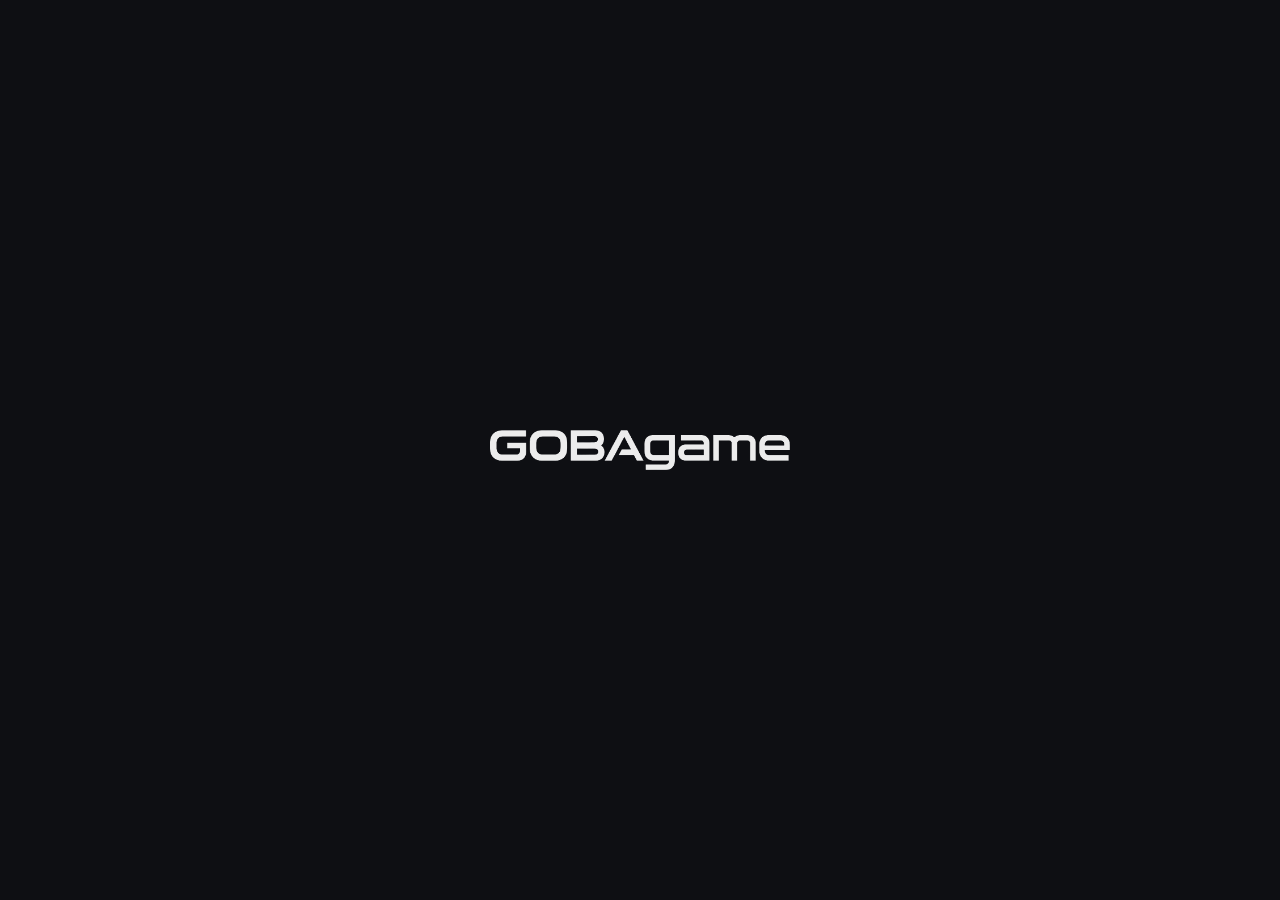
<file: pixel-puzzle/index.html>
<!DOCTYPE html>
<html lang="zh-CN">
<head>
<meta charset="utf-8">
<meta name="viewport" content="width=device-width,initial-scale=1,user-scalable=no,viewport-fit=cover">
<title>暗室 · DARKROOM</title>
<style>
*{box-sizing:border-box;margin:0;padding:0;-webkit-tap-highlight-color:transparent}
html,body{height:100%;overflow:hidden;background:#07070d}
body{
  font-family:-apple-system,BlinkMacSystemFont,"Segoe UI","PingFang SC",monospace;
  color:#e8e8f4;display:flex;align-items:center;justify-content:center;user-select:none;
}
canvas{display:block;touch-action:none;image-rendering:pixelated;
  border-radius:6px;box-shadow:0 0 0 2px #1e1e34,0 20px 70px rgba(0,0,0,.7)}
.hud{position:fixed;top:0;left:0;right:0;padding:12px 16px;display:flex;
  align-items:center;justify-content:space-between;z-index:9;pointer-events:none;
  background:linear-gradient(180deg,rgba(0,0,0,.65),transparent)}
.hud__t{font-size:12px;letter-spacing:.3em;color:rgba(255,255,255,.5)}
.hud__r{display:flex;gap:10px;align-items:center;font-size:12px;letter-spacing:.1em}
.chip{display:flex;align-items:center;gap:6px;color:rgba(255,255,255,.62);
  padding:5px 11px;border-radius:99px;background:rgba(255,255,255,.05);
  border:1px solid rgba(255,255,255,.1)}
.dot{width:10px;height:10px;border-radius:2px;display:inline-block}
.exit{pointer-events:auto;color:rgba(255,255,255,.6);text-decoration:none;cursor:pointer;
  font-family:inherit;border:1px solid rgba(255,255,255,.2);padding:5px 13px;border-radius:99px;
  font-size:11px;backdrop-filter:blur(8px);background:rgba(255,255,255,.04)}
.exit:hover{color:#fff;border-color:rgba(255,255,255,.5)}
.tip{position:fixed;bottom:18px;left:50%;transform:translateX(-50%);
  font-size:12px;color:rgba(255,255,255,.55);letter-spacing:.08em;text-align:center;
  background:rgba(0,0,0,.45);padding:8px 20px;border-radius:99px;
  backdrop-filter:blur(8px);z-index:9;transition:bottom .2s;max-width:92vw}
.tip b{color:#4de2ff}
.goal{position:fixed;top:56px;left:50%;transform:translateX(-50%);
  font-size:12.5px;line-height:1.85;color:rgba(255,255,255,.8);text-align:center;
  background:rgba(10,10,22,.9);padding:12px 22px;border-radius:12px;
  border:1px solid #2a2a48;z-index:10;backdrop-filter:blur(10px);
  transition:opacity .5s;max-width:92vw}
.goal b{color:#4de2ff}
.goal.gone{opacity:0;pointer-events:none}
.msg{position:fixed;top:50%;left:50%;transform:translate(-50%,-50%);
  font-size:19px;letter-spacing:.16em;color:#fff;text-align:center;line-height:1.9;
  background:rgba(8,8,18,.95);padding:26px 44px;border-radius:14px;
  border:1px solid #2a2a48;z-index:20;opacity:0;pointer-events:none;
  transition:opacity .25s;backdrop-filter:blur(10px)}
.msg.show{opacity:1}
.msg b{color:#4de2ff}
.pad{position:fixed;bottom:16px;left:50%;transform:translateX(-50%);z-index:12;
  display:none;flex-direction:column;gap:7px;align-items:center}
.pad.on{display:flex}
.pad .row{display:flex;gap:7px}
.pad button{width:56px;height:56px;border-radius:14px;border:1px solid rgba(255,255,255,.18);
  background:rgba(255,255,255,.08);color:rgba(255,255,255,.88);font-size:18px;
  backdrop-filter:blur(8px);touch-action:manipulation;font-family:inherit}
.pad button:active{background:rgba(77,226,255,.3);border-color:rgba(77,226,255,.6)}
</style>
</head>
<body>

<div class="hud">
  <div class="hud__t">暗室 DARKROOM</div>
  <div class="hud__r">
    <div class="chip"><span class="dot" style="background:#ffcc33"></span><span id="keys">0</span></div>
    <button class="exit" id="rst">重开 R</button>
    <a class="exit" href="../../index.html">&#8592; 返回</a>
  </div>
</div>

<div id="stage"><canvas id="cv"></canvas></div>
<div class="goal" id="goal">
  把 <b>木箱</b> 推上 <b>压力板</b> &#8594; 栅栏开启 &#8594; 取 <b>钥匙</b> &#8594; 开门 &#8594; 走到 <b>出口</b>
</div>
<div class="tip" id="tip">方向键 / WASD 移动 &nbsp;·&nbsp; R 重开</div>

<div class="pad" id="pad">
  <div class="row"><button data-d="up">&#9650;</button></div>
  <div class="row">
    <button data-d="left">&#9664;</button>
    <button data-d="down">&#9660;</button>
    <button data-d="right">&#9654;</button>
  </div>
</div>

<div class="msg" id="msg"></div>

<script>
/* =====================================================================
   暗室 DARKROOM — 像素机关房间解谜
   网格移动 + 推箱压板 + 钥匙开门
   ===================================================================== */

var cv = document.getElementById('cv'), g = cv.getContext('2d');

/* ---------- 常量 ---------- */
var TS = 32;                 /* 瓦片尺寸（逻辑像素，由 CSS 放大） */
var COLS = 15, ROWS = 11;
var W = COLS * TS, H = ROWS * TS;
cv.width = W; cv.height = H;

/* 地形 */
var T = { FLOOR: 1, WALL: 2 };
/* 实体 */
var E = { PLAYER: 1, BOX: 2, PLATE: 3, GATE: 4, KEY: 5, DOOR: 6, EXIT: 7 };

/* ---------- 关卡 ----------
   # 墙  . 地板  ^ 尖刺
   实体（箱子 / 压力板 / 栅栏 / 钥匙 / 门 / 出口）单独列坐标
--------------------------------------------------------------------- */
var LEVEL = {
  name: '第 1 间 · 压力机关',
  map: [
    '###############',
    '#.....#.....#.#',
    '#.....#.....#.#',
    '#.....#.....#.#',
    '#.............#',
    '#.....#.......#',
    '#.....#..^^...#',
    '#.....#.......#',
    '#.....#.......#',
    '#.....#.......#',
    '###############'
  ],
  entities: [
    { t: E.PLAYER, x: 2,  y: 2 },
    { t: E.BOX,    x: 2,  y: 3 },
    { t: E.PLATE,  x: 2,  y: 6 },
    { t: E.GATE,   x: 6,  y: 4 },
    { t: E.KEY,    x: 11, y: 7 },
    { t: E.DOOR,   x: 13, y: 3 },
    { t: E.EXIT,   x: 13, y: 1 }
  ]
};

/* ---------- 状态 ---------- */
var grid, ents, player, keys, won, moves, facing, dead;
var particles = [];
var shake = 0;
var t = 0;

var PAL = {
  floor:  ['#1c1c2e', '#191926'],
  wall:   ['#2e2e4a', '#3a3a5c'],
  wallTop:'#3f3f66',
  spike:  '#8a8ab0',
  player: '#4de2ff',
  box:    '#b4552d',
  boxLit: '#ffcc33',
  gate:   '#8b5cf6',
  key:    '#ffcc33',
  door:   '#c0392b',
  exit:   '#3ddc84'
};

/* ---------- 初始化 ---------- */
function reset() {
  grid = [];
  for (var y = 0; y < ROWS; y++) {
    grid.push([]);
    for (var x = 0; x < COLS; x++) {
      var ch = LEVEL.map[y].charAt(x);
      grid[y].push(ch === '#' ? T.WALL : T.FLOOR);
    }
  }
  ents = [];
  LEVEL.entities.forEach(function (e) {
    ents.push({ t: e.t, x: e.x, y: e.y, on: false, open: false, live: isSpike(e.x, e.y) });
  });
  player = ents.filter(function (e) { return e.t === E.PLAYER; })[0];
  keys = 0; won = false; dead = false; moves = 0; facing = 'down';
  particles = []; shake = 0;
  document.getElementById('msg').classList.remove('show');
  sync();
  pushBoxes();
}

function isSpike(x, y) { return LEVEL.map[y].charAt(x) === '^'; }

function sync() {
  document.getElementById('keys').textContent = keys;
}

/* ---------- 查询 ---------- */
function tileAt(x, y) {
  if (x < 0 || y < 0 || x >= COLS || y >= ROWS) return T.WALL;
  return grid[y][x];
}
function entAt(x, y, ty) {
  for (var i = 0; i < ents.length; i++) {
    var e = ents[i];
    if (e.x !== x || e.y !== y) continue;
    if (ty !== undefined) { if (e.t === ty) return e; }
    else if (e.t !== E.PLAYER) return e;   /* 不指定类型时跳过玩家自己 */
  }
  return null;
}
/* 玩家能否站上去 */
function isWalkable(x, y) {
  if (tileAt(x, y) === T.WALL) return false;
  var e = entAt(x, y);
  if (!e) return true;
  if (e.t === E.BOX || e.t === E.DOOR) return false;
  if (e.t === E.GATE && !e.open) return false;
  return true;
}
/* 箱子能否被推上去：只能进地板 / 压力板 */
function canBoxGo(x, y) {
  if (tileAt(x, y) === T.WALL) return false;
  var e = entAt(x, y);
  if (!e) return true;
  return e.t === E.PLATE;
}

/* ---------- 移动 ---------- */
var DIRS = { up: { x: 0, y: -1 }, down: { x: 0, y: 1 }, left: { x: -1, y: 0 }, right: { x: 1, y: 0 } };

function tryMove(dir) {
  if (won || dead) return;
  var d = DIRS[dir];
  if (!d) return;
  facing = dir;

  var nx = player.x + d.x, ny = player.y + d.y;

  /* ---- 前面是箱子 ---- */
  var box = entAt(nx, ny, E.BOX);
  if (box) {
    if (box.on) { shake = 3; toast('箱子已就位，推不动了', 800); return; }
    var bx = nx + d.x, by = ny + d.y;
    if (!canBoxGo(bx, by)) { shake = 4; toast('箱子推不过去', 800); return; }
    box.x = bx; box.y = by;
    player.x = nx; player.y = ny;
    moves++;
    afterMove();
    return;
  }

  /* ---- 前面是门 ---- */
  var door = entAt(nx, ny, E.DOOR);
  if (door) {
    if (keys > 0) {
      keys--;
      ents.splice(ents.indexOf(door), 1);
      burst(nx, ny, '192,57,43', 20);
      player.x = nx; player.y = ny; moves++;
      sync(); toast('门开了', 800);
      afterMove();
    } else {
      shake = 5;
      toast('门锁着 —— 需要 <b>钥匙</b>', 1000);
    }
    return;
  }

  /* ---- 前面是栅栏 ---- */
  var gate = entAt(nx, ny, E.GATE);
  if (gate && !gate.open) {
    shake = 5;
    toast('栅栏没通电 —— 把 <b>木箱</b> 推上压力板', 1300);
    return;
  }

  if (!isWalkable(nx, ny)) { shake = 3; return; }

  player.x = nx; player.y = ny;
  moves++;
  afterMove();
}

/* ---------- 移动后结算 ---------- */
function afterMove() {
  /* 尖刺 */
  if (isSpike(player.x, player.y)) {
    dead = true;
    shake = 14;
    burst(player.x, player.y, '138,138,176', 26);
    toast('被尖刺扎到 —— 重来', 1200);
    showMsg('&#10060; 踩到尖刺了');
    setTimeout(reset, 1100);
    return;
  }

  /* 钥匙 —— 必须显式指定类型，否则会先匹配到玩家自己 */
  var k = entAt(player.x, player.y, E.KEY);
  if (k) {
    ents.splice(ents.indexOf(k), 1);
    keys++; sync();
    burst(k.x, k.y, '255,204,51', 22);
    toast('拿到 <b>钥匙</b>', 900);
  }

  checkPlates();

  /* 出口 */
  var ex = entAt(player.x, player.y, E.EXIT);
  if (ex) {
    if (isSolved()) {
      won = true;
      showMsg('&#127881; 过关！<br><b>' + moves + '</b> 步');
    } else {
      toast('机关还没解开 —— 先压住压力板', 1100);
    }
  }
}

/* ---------- 压力板 ---------- */
function pushBoxes() {
  /* 箱子是否压在压力板上（决定发光 / 锁死） */
  ents.forEach(function (b) {
    if (b.t !== E.BOX) return;
    b.on = !!entAt(b.x, b.y, E.PLATE);
  });
  /* 压力板是否被压住 */
  ents.forEach(function (p) {
    if (p.t !== E.PLATE) return;
    var lit = !!entAt(p.x, p.y, E.BOX);
    if (lit !== p.on) {
      p.on = lit;
      burst(p.x, p.y, lit ? '61,220,132' : '138,138,176', 18);
    }
  });
}

function checkPlates() {
  pushBoxes();
  var plates = ents.filter(function (e) { return e.t === E.PLATE; });
  var allOn = plates.length > 0 && plates.every(function (p) { return p.on; });
  ents.forEach(function (e) {
    if (e.t !== E.GATE) return;
    if (allOn && !e.open) { e.open = true; burst(e.x, e.y, '139,92,246', 24); shake = 6; }
    if (!allOn && e.open) { e.open = false; }
  });
}

function isSolved() {
  var plates = ents.filter(function (e) { return e.t === E.PLATE; });
  if (!plates.length) return true;
  return plates.every(function (p) { return p.on; });
}

/* ---------- 粒子 ---------- */
function burst(tx, ty, col, n) {
  for (var i = 0; i < n; i++) {
    var a = Math.random() * 6.283, sp = 0.6 + Math.random() * 2.6;
    particles.push({
      x: tx * TS + TS / 2, y: ty * TS + TS / 2,
      vx: Math.cos(a) * sp, vy: Math.sin(a) * sp - 1,
      life: 1, dec: 0.02 + Math.random() * 0.03,
      s: 1 + Math.random() * 2.6, col: col
    });
  }
}

/* ---------- 提示 ---------- */
var toastTimer = 0;
var TIP0 = '方向键 / WASD 移动 &nbsp;·&nbsp; R 重开';
function toast(html, ms) {
  var el = document.getElementById('tip');
  el.innerHTML = html;
  clearTimeout(toastTimer);
  toastTimer = setTimeout(function () { el.innerHTML = TIP0; }, ms || 1400);
}
function showMsg(html) {
  var el = document.getElementById('msg');
  el.innerHTML = html + '<div style="margin-top:16px;font-size:12px;color:rgba(255,255,255,.5);letter-spacing:.1em">按 R 重开</div>';
  el.classList.add('show');
}

/* =====================================================================
   渲染
   ===================================================================== */
function px(v) { return v * TS; }

function roundRect(c, x, y, w, h, r) {
  c.beginPath();
  if (c.roundRect) c.roundRect(x, y, w, h, r);
  else {
    c.moveTo(x + r, y); c.arcTo(x + w, y, x + w, y + h, r); c.arcTo(x + w, y + h, x, y + h, r);
    c.arcTo(x, y + h, x, y, r); c.arcTo(x, y, x + w, y, r); c.closePath();
  }
}

function drawFloor(x, y) {
  g.fillStyle = (x + y) % 2 === 0 ? PAL.floor[0] : PAL.floor[1];
  g.fillRect(px(x), px(y), TS, TS);
  g.strokeStyle = 'rgba(0,0,0,.26)';
  g.lineWidth = 1;
  g.strokeRect(px(x) + 0.5, px(y) + 0.5, TS - 1, TS - 1);
}

function drawWall(x, y) {
  g.fillStyle = PAL.wall[0];
  g.fillRect(px(x), px(y), TS, TS);
  g.fillStyle = PAL.wallTop;
  g.fillRect(px(x), px(y), TS, 5);
  g.fillStyle = PAL.wall[1];
  g.fillRect(px(x) + 2, px(y) + 8, TS - 4, 9);
  g.fillRect(px(x) + 2, px(y) + 21, TS - 4, 9);
  g.fillStyle = 'rgba(0,0,0,.28)';
  g.fillRect(px(x) + 2, px(y) + 17, TS - 4, 2);
  g.fillRect(px(x) + 2, px(y) + 30, TS - 4, 2);
}

function drawSpike(x, y) {
  drawFloor(x, y);
  g.fillStyle = PAL.spike;
  for (var i = 0; i < 3; i++) {
    var sx = px(x) + 4 + i * 9;
    g.beginPath();
    g.moveTo(sx, px(y) + TS - 4);
    g.lineTo(sx + 4.5, px(y) + 8);
    g.lineTo(sx + 9, px(y) + TS - 4);
    g.closePath();
    g.fill();
  }
  g.fillStyle = 'rgba(255,80,80,.28)';
  g.fillRect(px(x) + 3, px(y) + TS - 6, TS - 6, 3);
}

function drawPlayer(p) {
  var cx = px(p.x) + TS / 2, cy = px(p.y) + TS / 2;
  var bob = Math.sin(t * 4) * 1.2;

  var gl = g.createRadialGradient(cx, cy, 1, cx, cy, TS * 1.5);
  gl.addColorStop(0, 'rgba(77,226,255,.30)');
  gl.addColorStop(1, 'rgba(77,226,255,0)');
  g.fillStyle = gl;
  g.fillRect(cx - TS * 1.5, cy - TS * 1.5, TS * 3, TS * 3);

  g.fillStyle = PAL.player;
  roundRect(g, px(p.x) + 7, px(p.y) + 6 + bob, TS - 14, TS - 13, 4);
  g.fill();

  g.fillStyle = '#0a0a16';
  var ex = 0, ey = 0;
  if (facing === 'left') ex = -2;
  if (facing === 'right') ex = 2;
  if (facing === 'up') ey = -2;
  if (facing === 'down') ey = 2;
  g.fillRect(cx - 5 + ex, cy - 3 + bob + ey, 3.4, 4);
  g.fillRect(cx + 1.6 + ex, cy - 3 + bob + ey, 3.4, 4);

  g.fillStyle = 'rgba(255,255,255,.5)';
  g.fillRect(px(p.x) + 9, px(p.y) + 8 + bob, TS - 18, 2);
}

function drawBox(b) {
  var cx = px(b.x) + TS / 2, cy = px(b.y) + TS / 2;
  var col = b.on ? PAL.boxLit : PAL.box;

  if (b.on) {
    var gl = g.createRadialGradient(cx, cy, 1, cx, cy, TS * 1.5);
    gl.addColorStop(0, 'rgba(255,204,51,.38)');
    gl.addColorStop(1, 'rgba(255,204,51,0)');
    g.fillStyle = gl;
    g.fillRect(cx - TS * 1.5, cy - TS * 1.5, TS * 3, TS * 3);
  }

  g.fillStyle = col;
  roundRect(g, px(b.x) + 3, px(b.y) + 3, TS - 6, TS - 6, 3);
  g.fill();

  g.strokeStyle = 'rgba(0,0,0,.34)';
  g.lineWidth = 1.6;
  g.beginPath();
  g.moveTo(px(b.x) + 3, px(b.y) + 3); g.lineTo(px(b.x) + TS - 3, px(b.y) + TS - 3);
  g.moveTo(px(b.x) + TS - 3, px(b.y) + 3); g.lineTo(px(b.x) + 3, px(b.y) + TS - 3);
  g.stroke();
  g.strokeRect(px(b.x) + 3.5, px(b.y) + 3.5, TS - 7, TS - 7);
}

function drawPlate(p) {
  var lit = p.on, x = px(p.x), y = px(p.y);
  g.fillStyle = lit ? 'rgba(61,220,132,.24)' : 'rgba(138,138,176,.13)';
  g.fillRect(x + 2, y + 2, TS - 4, TS - 4);
  g.strokeStyle = lit ? '#3ddc84' : '#5a5a80';
  g.lineWidth = 2;
  g.strokeRect(x + 4.5, y + 4.5, TS - 9, TS - 9);
  g.fillStyle = lit ? '#3ddc84' : '#5a5a80';
  if (lit) { g.shadowBlur = 16; g.shadowColor = '#3ddc84'; }
  g.beginPath();
  g.arc(x + TS / 2, y + TS / 2, lit ? 5.4 : 3.4, 0, 6.283);
  g.fill();
  g.shadowBlur = 0;
}

function drawGate(gt) {
  var x = px(gt.x), y = gt.y * TS;
  if (gt.open) {
    g.fillStyle = 'rgba(61,220,132,.35)';
    g.fillRect(x + 1, y + 5, 3, TS - 10);
    g.fillRect(x + TS - 4, y + 5, 3, TS - 10);
    return;
  }
  g.fillStyle = 'rgba(139,92,246,.20)';
  g.fillRect(x + 2, y + 2, TS - 4, TS - 4);
  g.strokeStyle = PAL.gate;
  g.lineWidth = 2.4;
  g.shadowBlur = 12; g.shadowColor = PAL.gate;
  for (var i = 0; i < 3; i++) {
    g.beginPath();
    g.moveTo(x + 6 + i * 9, y + 3);
    g.lineTo(x + 6 + i * 9, y + TS - 3);
    g.stroke();
  }
  g.shadowBlur = 0;
  g.beginPath();
  g.moveTo(x + 3, y + TS / 2); g.lineTo(x + TS - 3, y + TS / 2);
  g.stroke();
}

function drawKey(k) {
  var cx = px(k.x) + TS / 2, cy = k.y * TS + TS / 2;
  var bob = Math.sin(t * 3) * 1.8;
  g.shadowBlur = 16; g.shadowColor = PAL.key;
  g.fillStyle = PAL.key;
  g.beginPath(); g.arc(cx - 3, cy + bob, 5.6, 0, 6.283); g.fill();
  g.fillStyle = '#1c1c2e';
  g.beginPath(); g.arc(cx - 3, cy + bob, 2.4, 0, 6.283); g.fill();
  g.fillStyle = PAL.key;
  g.fillRect(cx + 1, cy - 1.6 + bob, 11, 3.2);
  g.fillRect(cx + 8, cy - 1.6 + bob, 2.6, 6);
  g.fillRect(cx + 11.5, cy - 1.6 + bob, 2.6, 5);
  g.shadowBlur = 0;
}

function drawDoor(d) {
  var x = px(d.x), y = d.y * TS;
  g.fillStyle = 'rgba(192,57,43,.26)';
  g.fillRect(x + 2, y + 2, TS - 4, TS - 4);
  g.strokeStyle = PAL.door;
  g.lineWidth = 2.4;
  g.shadowBlur = 12; g.shadowColor = PAL.door;
  g.strokeRect(x + 4.5, y + 4.5, TS - 9, TS - 9);
  g.shadowBlur = 0;
  g.fillStyle = PAL.door;
  g.fillRect(x + TS / 2 - 2, y + TS / 2 - 4, 4, 7);
  g.beginPath(); g.arc(x + TS / 2, y + TS / 2 - 4, 3, 0, 6.283); g.fill();
}

function drawExit(e) {
  var x = px(e.x), y = e.y * TS;
  var solved = isSolved();
  var pulse = 0.5 + Math.sin(t * 3.4) * 0.5;
  g.fillStyle = solved ? 'rgba(61,220,132,' + (0.16 + pulse * 0.24) + ')' : 'rgba(90,90,120,.18)';
  g.fillRect(x + 2, y + 2, TS - 4, TS - 4);
  g.strokeStyle = solved ? PAL.exit : '#5a5a80';
  g.lineWidth = 2.4;
  if (solved) { g.shadowBlur = 14 + pulse * 10; g.shadowColor = PAL.exit; }
  g.strokeRect(x + 4.5, y + 4.5, TS - 9, TS - 9);
  g.shadowBlur = 0;
  g.fillStyle = solved ? PAL.exit : '#5a5a80';
  g.beginPath();
  g.moveTo(x + TS / 2, y + 9);
  g.lineTo(x + TS - 9, y + TS / 2 + 2);
  g.lineTo(x + TS / 2 + 4, y + TS / 2 + 2);
  g.lineTo(x + TS / 2 + 4, y + TS - 9);
  g.lineTo(x + TS / 2 - 4, y + TS - 9);
  g.lineTo(x + TS / 2 - 4, y + TS / 2 + 2);
  g.lineTo(x + 9, y + TS / 2 + 2);
  g.closePath();
  g.fill();
}

function render() {
  g.save();
  if (shake > 0) g.translate((Math.random() - 0.5) * shake, (Math.random() - 0.5) * shake);

  for (var y = 0; y < ROWS; y++) {
    for (var x = 0; x < COLS; x++) {
      if (grid[y][x] === T.WALL) drawWall(x, y);
      else if (isSpike(x, y)) drawSpike(x, y);
      else drawFloor(x, y);
    }
  }

  ents.forEach(function (e) { if (e.t === E.EXIT) drawExit(e); });

  ents.forEach(function (e) { if (e.t === E.PLATE) drawPlate(e); });
  ents.forEach(function (e) { if (e.t === E.KEY) drawKey(e); });
  ents.forEach(function (e) { if (e.t === E.DOOR) drawDoor(e); });
  ents.forEach(function (e) { if (e.t === E.GATE) drawGate(e); });
  ents.forEach(function (e) { if (e.t === E.BOX) drawBox(e); });

  if (player) drawPlayer(player);

  g.globalCompositeOperation = 'lighter';
  particles.forEach(function (p) {
    g.globalAlpha = Math.max(0, p.life);
    g.fillStyle = 'rgba(' + p.col + ',1)';
    g.fillRect(p.x - p.s / 2, p.y - p.s / 2, p.s, p.s);
  });
  g.globalAlpha = 1;
  g.globalCompositeOperation = 'source-over';

  var vg = g.createRadialGradient(W / 2, H / 2, H * 0.30, W / 2, H / 2, H * 0.88);
  vg.addColorStop(0, 'rgba(0,0,0,0)');
  vg.addColorStop(1, 'rgba(0,0,0,.62)');
  g.fillStyle = vg;
  g.fillRect(0, 0, W, H);

  g.restore();
}

/* ---------- 主循环 ---------- */
var last = 0;
function loop(ts) {
  var dt = Math.min(0.05, (ts - last) / 1000);
  if (!isFinite(dt) || dt < 0) dt = 0.016;
  last = ts;
  t += dt;

  particles.forEach(function (p) {
    p.x += p.vx; p.y += p.vy;
    p.vy += 0.18;
    p.vx *= 0.97; p.vy *= 0.97;
    p.life -= p.dec;
  });
  particles = particles.filter(function (p) { return p.life > 0; });

  if (shake > 0) shake = Math.max(0, shake - dt * 22);

  render();
  requestAnimationFrame(loop);
}

/* ---------- 输入：键盘 ---------- */
addEventListener('keydown', function (ev) {
  var k = (ev.key || '').toLowerCase();
  if (['arrowup', 'arrowdown', 'arrowleft', 'arrowright', ' '].indexOf(k) >= 0) ev.preventDefault();

  var dir = null;
  if (k === 'arrowup' || k === 'w') dir = 'up';
  else if (k === 'arrowdown' || k === 's') dir = 'down';
  else if (k === 'arrowleft' || k === 'a') dir = 'left';
  else if (k === 'arrowright' || k === 'd') dir = 'right';
  else if (k === 'r') { reset(); return; }

  if (dir) tryMove(dir);
});

/* ---------- 输入：触摸滑动 ---------- */
var tsx = 0, tsy = 0;
addEventListener('touchstart', function (e) {
  tsx = e.touches[0].clientX; tsy = e.touches[0].clientY;
}, { passive: true });
addEventListener('touchend', function (e) {
  var dx = e.changedTouches[0].clientX - tsx;
  var dy = e.changedTouches[0].clientY - tsy;
  if (Math.abs(dx) < 24 && Math.abs(dy) < 24) return;
  var dir = Math.abs(dx) > Math.abs(dy) ? (dx > 0 ? 'right' : 'left') : (dy > 0 ? 'down' : 'up');
  tryMove(dir);
  e.preventDefault();
}, { passive: false });
addEventListener('touchmove', function (e) { e.preventDefault(); }, { passive: false });

/* ---------- 输入：方向键（手机） ---------- */
var pad = document.getElementById('pad');
var isTouch = ('ontouchstart' in window) || navigator.maxTouchPoints > 0;
if (isTouch) {
  pad.classList.add('on');
  document.getElementById('tip').style.bottom = '200px';
}
Array.prototype.forEach.call(pad.querySelectorAll('button'), function (btn) {
  var fire = function (ev) {
    ev.preventDefault();
    var d = btn.getAttribute('data-d');
    tryMove(d);
    if (navigator.vibrate) navigator.vibrate(8);
  };
  btn.addEventListener('click', fire);
});
document.getElementById('rst').addEventListener('click', function () { reset(); });

/* ---------- 自适应缩放 ---------- */
function fit() {
  var maxW = innerWidth - 28;
  var maxH = innerHeight - (isTouch ? 260 : 130);
  var z = Math.min(maxW / W, maxH / H);
  z = Math.max(z, 0.42);
  cv.style.width = Math.round(W * z) + 'px';
  cv.style.height = Math.round(H * z) + 'px';
}
addEventListener('resize', fit);
addEventListener('orientationchange', fit);
fit();

/* ---------- 开场提示自动淡出 ---------- */
setTimeout(function () { document.getElementById('goal').classList.add('gone'); }, 7000);

/* ---------- 启动 ---------- */
reset();
requestAnimationFrame(loop);
</script>

<!-- GOBAgame publisher splash (auto-injected) -->
<div id="__goba_splash" style="position:fixed;inset:0;z-index:99999;display:flex;align-items:center;justify-content:center;background:#0e0f13;pointer-events:none;transition:opacity .55s ease;opacity:1"><img src="../../assets/img/gobagame-white.png" alt="GOBAgame" style="width:min(46vw,300px);height:auto;opacity:.92"></div>
<script>(function(){var e=document.getElementById('__goba_splash');if(!e)return;var t=0;function hide(){if(t)return;t=1;e.style.opacity='0';setTimeout(function(){if(e.parentNode)e.parentNode.removeChild(e);},700);}window.addEventListener('load',function(){setTimeout(hide,1600);});setTimeout(hide,5000);})();</script>
</body>
</html>
</file>
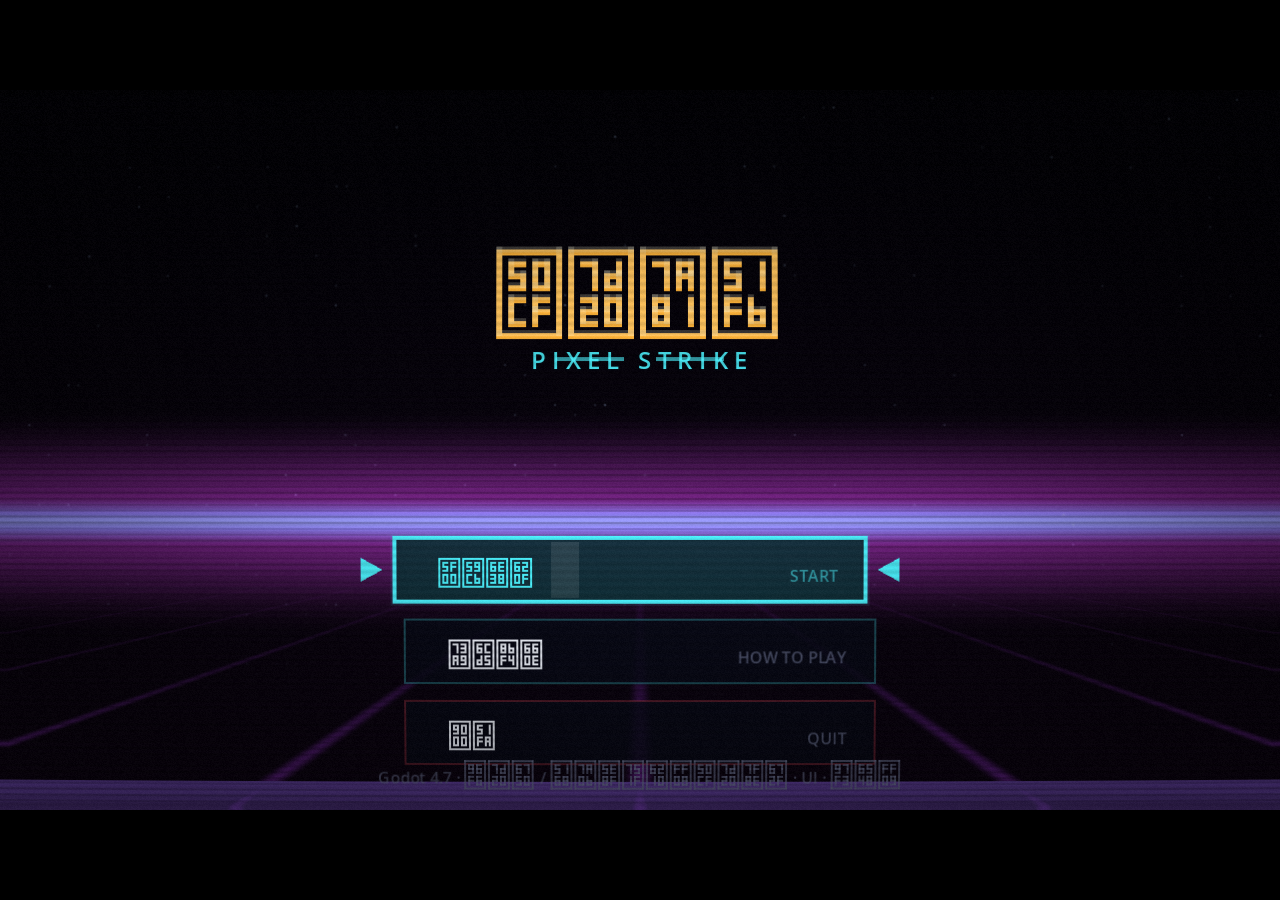
<file: pixel-strike/index.html>
<!DOCTYPE html>
<html lang="en">
	<head>
		<meta charset="utf-8">
		<meta name="viewport" content="width=device-width, user-scalable=no, initial-scale=1.0">
		<title>index</title>
		<style>
html, body, #canvas {
	margin: 0;
	padding: 0;
	border: 0;
}

body {
	color: white;
	background-color: black;
	overflow: hidden;
	touch-action: none;
}

#canvas {
	display: block;
}

#canvas:focus {
	outline: none;
}

#status, #status-splash, #status-progress {
	position: absolute;
	left: 0;
	right: 0;
}

#status, #status-splash {
	top: 0;
	bottom: 0;
}

#status {
	background-color: #242424;
	display: flex;
	flex-direction: column;
	justify-content: center;
	align-items: center;
	visibility: hidden;
}

#status-splash {
	max-height: 100%;
	max-width: 100%;
	margin: auto;
}

#status-splash.show-image--false {
	display: none;
}

#status-splash.fullsize--true {
	height: 100%;
	width: 100%;
	object-fit: contain;
}

#status-splash.use-filter--false {
	image-rendering: pixelated;
}

#status-progress, #status-notice {
	display: none;
}

#status-progress {
	bottom: 10%;
	width: 50%;
	margin: 0 auto;
}

#status-notice {
	background-color: #5b3943;
	border-radius: 0.5rem;
	border: 1px solid #9b3943;
	color: #e0e0e0;
	font-family: 'Noto Sans', 'Droid Sans', Arial, sans-serif;
	line-height: 1.3;
	margin: 0 2rem;
	overflow: hidden;
	padding: 1rem;
	text-align: center;
	z-index: 1;
}
		</style>
		<link id="-gd-engine-icon" rel="icon" type="image/png" href="index.icon.png" />
<link rel="apple-touch-icon" href="index.apple-touch-icon.png"/>

	</head>
	<body>
		<canvas id="canvas">
			Your browser does not support the canvas tag.
		</canvas>

		<noscript>
			Your browser does not support JavaScript.
		</noscript>

		<div id="status">
			<img id="status-splash" class="show-image--true fullsize--true use-filter--true" src="index.png" alt="">
			<progress id="status-progress"></progress>
			<div id="status-notice"></div>
		</div>

		<script>
/* wasm 以 gzip 随包分发（36.15MB -> 9.56MB）：
   GitHub 网页上传单文件上限 25MB，原始 wasm 拖不上去；
   另外三个 Godot 游戏的 wasm 是同一个文件，这里统一指向 ../wasm/index.wasm.gz（放在 games/wasm/，不用下划线开头，避开 Jekyll）。
   做法：在 index.js 之前接管 window.fetch —— 引擎请求 *.wasm 时取那个 .gz，
   用 DecompressionStream 解开，回一个 application/wasm 的 Response，
   后面的 instantiateStreaming 完全感知不到差别。 */
(function () {
  if (typeof DecompressionStream === 'undefined') return;   /* 太老的浏览器：保持原样 */
  var raw = window.fetch.bind(window);
  var GZ = '../wasm/index.wasm.gz';
  var job = null;
  function bytes() {
    if (!job) {
      job = raw(GZ, { cache: 'force-cache' }).then(function (r) {
        if (!r.ok) throw new Error(GZ + ' HTTP ' + r.status);
        return new Response(r.body.pipeThrough(new DecompressionStream('gzip'))).arrayBuffer();
      });
    }
    return job;
  }
  window.fetch = function (input, init) {
    var u = (typeof input === 'string') ? input : ((input && input.url) || '');
    var q = u.split('?')[0].split('#')[0];
    if (q.slice(-5) === '.wasm') {
      return bytes().then(function (buf) {
        return new Response(buf, {
          status: 200,
          headers: { 'Content-Type': 'application/wasm', 'Content-Length': String(buf.byteLength) }
        });
      });
    }
    return raw(input, init);
  };
})();
</script>
		<script src="index.js"></script>
		<script>
const GODOT_CONFIG = {"args":[],"canvasResizePolicy":2,"emscriptenPoolSize":8,"ensureCrossOriginIsolationHeaders":false,"executable":"index","experimentalVK":false,"fileSizes":{"index.pck":4604276,"index.wasm":37902138},"focusCanvas":true,"gdextensionLibs":[],"godotPoolSize":4};
const GODOT_THREADS_ENABLED = false;
const engine = new Engine(GODOT_CONFIG);

(function () {
	const statusOverlay = document.getElementById('status');
	const statusProgress = document.getElementById('status-progress');
	const statusNotice = document.getElementById('status-notice');

	let initializing = true;
	let statusMode = '';

	function setStatusMode(mode) {
		if (statusMode === mode || !initializing) {
			return;
		}
		if (mode === 'hidden') {
			statusOverlay.remove();
			initializing = false;
			return;
		}
		statusOverlay.style.visibility = 'visible';
		statusProgress.style.display = mode === 'progress' ? 'block' : 'none';
		statusNotice.style.display = mode === 'notice' ? 'block' : 'none';
		statusMode = mode;
	}

	function setStatusNotice(text) {
		while (statusNotice.lastChild) {
			statusNotice.removeChild(statusNotice.lastChild);
		}
		const lines = text.split('\n');
		lines.forEach((line) => {
			statusNotice.appendChild(document.createTextNode(line));
			statusNotice.appendChild(document.createElement('br'));
		});
	}

	function displayFailureNotice(err) {
		console.error(err);
		if (err instanceof Error) {
			setStatusNotice(err.message);
		} else if (typeof err === 'string') {
			setStatusNotice(err);
		} else {
			setStatusNotice('An unknown error occurred.');
		}
		setStatusMode('notice');
		initializing = false;
	}

	const missing = Engine.getMissingFeatures({
		threads: GODOT_THREADS_ENABLED,
	});

	if (missing.length !== 0) {
		if (GODOT_CONFIG['serviceWorker'] && GODOT_CONFIG['ensureCrossOriginIsolationHeaders'] && 'serviceWorker' in navigator) {
			let serviceWorkerRegistrationPromise;
			try {
				serviceWorkerRegistrationPromise = navigator.serviceWorker.getRegistration();
			} catch (err) {
				serviceWorkerRegistrationPromise = Promise.reject(new Error('Service worker registration failed.'));
			}
			// There's a chance that installing the service worker would fix the issue
			Promise.race([
				serviceWorkerRegistrationPromise.then((registration) => {
					if (registration != null) {
						return Promise.reject(new Error('Service worker already exists.'));
					}
					return registration;
				}).then(() => engine.installServiceWorker()),
				// For some reason, `getRegistration()` can stall
				new Promise((resolve) => {
					setTimeout(() => resolve(), 2000);
				}),
			]).then(() => {
				// Reload if there was no error.
				window.location.reload();
			}).catch((err) => {
				console.error('Error while registering service worker:', err);
			});
		} else {
			// Display the message as usual
			const missingMsg = 'Error\nThe following features required to run Godot projects on the Web are missing:\n';
			displayFailureNotice(missingMsg + missing.join('\n'));
		}
	} else {
		setStatusMode('progress');
		engine.startGame({
			'onProgress': function (current, total) {
				if (current > 0 && total > 0) {
					statusProgress.value = current;
					statusProgress.max = total;
				} else {
					statusProgress.removeAttribute('value');
					statusProgress.removeAttribute('max');
				}
			},
		}).then(() => {
			setStatusMode('hidden');
		}, displayFailureNotice);
	}
}());
		</script>
	
<!-- GOBAgame publisher splash (auto-injected) -->
<div id="__goba_splash" style="position:fixed;inset:0;z-index:99999;display:flex;align-items:center;justify-content:center;background:#0e0f13;pointer-events:none;transition:opacity .55s ease;opacity:1"><img src="../../assets/img/gobagame-white.png" alt="GOBAgame" style="width:min(46vw,300px);height:auto;opacity:.92"></div>
<script>(function(){var e=document.getElementById('__goba_splash');if(!e)return;var t=0;function hide(){if(t)return;t=1;e.style.opacity='0';setTimeout(function(){if(e.parentNode)e.parentNode.removeChild(e);},700);}window.addEventListener('load',function(){setTimeout(hide,1600);});setTimeout(hide,5000);})();</script>
</body>
</html>
</file>
<file: assets/css/style.css>
/* ============================================================
   不日更 · 全局样式表
   ------------------------------------------------------------
   目录
   01. 设计令牌（Design Tokens）
   02. 基础重置与排版
   03. 通用工具类
   04. 站点头部 Header
   05. Hero 区
   06. 主体两栏布局
   07. 置顶大卡 Feature
   08. 文章列表 Post
   09. 分页 Pager
   10. 侧边栏 Sidebar
   11. 页脚 Footer
   12. 响应式
   ============================================================ */


/* ============================================================
   01. 设计令牌
   ------------------------------------------------------------
   改主题色、字号、间距只需改这里，全站同步生效。
   ============================================================ */
:root{
  /* 色彩 */
  --bg:            #faf9f7;   /* 页面底色 */
  --surface:       #ffffff;   /* 卡片/浮层底色 */
  --surface-2:     #faf9f7;   /* 次级底色（标签、计数） */
  --ink:           #1c1b19;   /* 主文字 */
  --ink-2:         #5c5852;   /* 次要文字 */
  --ink-3:         #918b82;   /* 辅助文字/说明 */
  --line:          #e7e3dc;   /* 分割线/描边 */
  --accent:        #b4552d;   /* 强调色（赤陶） */
  --accent-hover:  #9c4726;
  --accent-soft:   #fdf3ee;   /* 强调色淡底 */

  /* 字体 */
  --font: -apple-system, BlinkMacSystemFont, "Segoe UI", "PingFang SC",
          "Hiragino Sans GB", "Microsoft YaHei", sans-serif;
  --serif: Georgia, "Songti SC", "SimSun", serif;

  /* 字号 */
  --fs-base:  15px;
  --fs-sm:    13px;
  --fs-xs:    12px;
  --lh-base:  1.75;

  /* 圆角 */
  --radius:    10px;
  --radius-sm: 8px;
  --radius-pill: 999px;

  /* 布局 */
  --maxw:      1120px;
  --nav-h:     64px;
  --sidebar-w: 300px;

  /* 阴影 */
  --shadow-sm: 0 2px 8px rgba(0,0,0,.04);
  --shadow-md: 0 10px 30px rgba(0,0,0,.07);
}


/* ============================================================
   02. 基础重置与排版
   ============================================================ */
*,
*::before,
*::after{ box-sizing: border-box; }

html{ -webkit-text-size-adjust: 100%; }

body{
  margin: 0;
  background: var(--bg);
  color: var(--ink);
  font-family: var(--font);
  font-size: var(--fs-base);
  line-height: var(--lh-base);
  -webkit-font-smoothing: antialiased;
  -moz-osx-font-smoothing: grayscale;
}

a{
  color: inherit;
  text-decoration: none;
}

img{
  max-width: 100%;
  display: block;
  height: auto;
}

h1,h2,h3,h4,p{ margin: 0; }

button{
  font-family: var(--font);
  cursor: pointer;
}


/* ============================================================
   03. 通用工具类
   ============================================================ */

/* 页面容器：全站统一左右留白与最大宽度 */
.wrap{
  max-width: var(--maxw);
  margin: 0 auto;
  padding: 0 24px;
}

/* 按钮 */
.btn{
  display: inline-flex;
  align-items: center;
  gap: 6px;
  padding: 9px 16px;
  border: none;
  border-radius: var(--radius-pill);
  background: var(--accent);
  color: #fff;
  font-size: var(--fs-sm);
  font-weight: 600;
  transition: background .18s ease;
}
.btn:hover{ background: var(--accent-hover); }

/* 次要按钮：描边样式 */
.btn--ghost{
  background: transparent;
  color: var(--ink-2);
  border: 1px solid var(--line);
  font-weight: 500;
}
.btn--ghost:hover{
  background: var(--surface);
  color: var(--ink);
  border-color: var(--ink-3);
}

/* 按钮块级（占满一行） */
.btn--block{
  width: 100%;
  justify-content: center;
}

/* 卡片操作区：多个按钮并排 */
.game-card__actions{
  display: flex;
  flex-wrap: wrap;
  gap: 8px;
  align-items: center;
}

/* 分类标签 */
.tag{
  display: inline-block;
  padding: 3px 9px;
  border-radius: 4px;
  background: var(--accent-soft);
  color: var(--accent);
  font-size: 11px;
  font-weight: 700;
  letter-spacing: 1px;
}

/* 区块小标题（大写 + 下划线） */
.sec-title{
  display: flex;
  align-items: baseline;
  justify-content: space-between;
  margin-bottom: 20px;
  padding-bottom: 10px;
  border-bottom: 1px solid var(--line);
}
.sec-title h2{
  font-size: var(--fs-base);
  letter-spacing: 1.5px;
  text-transform: uppercase;
  color: var(--ink-2);
  font-weight: 700;
}
.sec-title a{
  font-size: var(--fs-sm);
  color: var(--accent);
}

/* 文章元信息（日期 · 时长 · 评论） */
.meta{
  display: flex;
  flex-wrap: wrap;
  gap: 14px;
  font-size: 12.5px;
  color: var(--ink-3);
}
.meta .dotsep{ opacity: .45; }


/* ============================================================
   04. 站点头部
   ============================================================ */
.site-header{
  position: sticky;
  top: 0;
  z-index: 20;
  background: rgba(250,249,247,.88);
  backdrop-filter: blur(10px);
  -webkit-backdrop-filter: blur(10px);
  border-bottom: 1px solid var(--line);
}

.nav{
  height: var(--nav-h);
  display: flex;
  align-items: center;
  justify-content: space-between;
  gap: 24px;
}

/* Logo */
.logo{
  display: flex;
  align-items: center;
  gap: 10px;
  font-size: 17px;
  font-weight: 700;
  letter-spacing: .3px;
}
.logo__mark{
  width: 22px;
  height: 22px;
  border-radius: 50%;
  display: grid;
  place-items: center;
  background: var(--accent);
  color: #fff;
  font-size: 12px;
  font-weight: 800;
}

/* 导航链接 */
.nav-links{
  display: flex;
  gap: 26px;
  font-size: 14px;
  color: var(--ink-2);
}
.nav-links a{ transition: color .15s ease; }
.nav-links a:hover{ color: var(--accent); }
.nav-links a.is-active{
  color: var(--ink);
  font-weight: 600;
}

/* 右侧操作区 */
.nav-actions{
  display: flex;
  align-items: center;
  gap: 14px;
}

/* 搜索框（视觉态） */
.search{
  display: flex;
  align-items: center;
  gap: 8px;
  min-width: 180px;
  padding: 7px 14px;
  border: 1px solid var(--line);
  border-radius: var(--radius-pill);
  background: var(--surface);
  color: var(--ink-3);
  font-size: var(--fs-sm);
}
.search svg{
  flex: none;
  opacity: .6;
}


/* ============================================================
   05. Hero 区
   ============================================================ */
.hero{
  padding: 56px 0 40px;
  border-bottom: 1px solid var(--line);
}
.hero__inner{
  display: flex;
  align-items: center;
  justify-content: space-between;
  gap: 40px;
  flex-wrap: wrap;
}
.hero__title{
  font-family: var(--serif);
  font-size: 42px;
  font-weight: 600;
  line-height: 1.25;
  letter-spacing: -.5px;
  margin-bottom: 12px;
}
.hero__desc{
  max-width: 48ch;
  color: var(--ink-2);
}
.hero__stats{
  display: flex;
  gap: 28px;
  margin-top: 22px;
  font-size: var(--fs-sm);
  color: var(--ink-3);
}
.hero__stats b{
  display: block;
  font-family: var(--serif);
  font-size: 19px;
  font-weight: 700;
  color: var(--ink);
}

/* 头像 */
.avatar{
  flex: none;
  width: 120px;
  height: 120px;
  border-radius: 50%;
  display: grid;
  place-items: center;
  background: linear-gradient(135deg, #e8ded4, #cfb9a5);
  color: #7a5f45;
  font-family: var(--serif);
  font-size: 34px;
  font-weight: 700;
  border: 4px solid var(--surface);
  box-shadow: var(--shadow-sm);
}


/* ============================================================
   06. 主体布局
   ============================================================ */

/* 两栏布局（主内容 + 侧边栏）
   注意：侧边栏已移除，此规则保留供后续有需要时复用 */
.layout{
  display: grid;
  grid-template-columns: minmax(0, 1fr) var(--sidebar-w);
  gap: 56px;
  padding: 44px 0 72px;
}

/* 单栏内容区（当前首页使用）：通宽 + 上下留白 */
.page-body{
  padding: 44px 0 72px;
}

/* 主内容区 */
.main > .sec-title:not(:first-child){
  margin-top: 36px;
}


/* ============================================================
   07. 置顶大卡
   ============================================================ */
.feature{
  display: block;
  margin-bottom: 26px;
  border: 1px solid var(--line);
  border-radius: var(--radius);
  background: var(--surface);
  overflow: hidden;
  transition: box-shadow .2s ease, transform .2s ease;
}
.feature:hover{
  box-shadow: var(--shadow-md);
  transform: translateY(-2px);
}
.feature__cover{
  position: relative;
  height: 210px;
  background: linear-gradient(120deg, #2f3a34, #5b6b5e 55%, #8a9a7f);
}
.feature__cover::after{
  content: "";
  position: absolute;
  inset: 0;
  background: radial-gradient(circle at 78% 26%, rgba(255,255,255,.28), transparent 55%);
}
.feature__body{
  padding: 22px 24px 24px;
}
.feature__title{
  font-family: var(--serif);
  font-size: 25px;
  font-weight: 600;
  line-height: 1.35;
  margin: 11px 0 10px;
}
.feature__desc{
  color: var(--ink-2);
  font-size: 14.5px;
}
.feature__meta{
  margin-top: 14px;
}


/* ============================================================
   08. 文章列表
   ============================================================ */
.post{
  display: grid;
  grid-template-columns: 132px minmax(0, 1fr);
  gap: 20px;
  padding: 20px 0;
  border-bottom: 1px solid var(--line);
}
.post:last-child{ border-bottom: none; }

.post__thumb{
  height: 92px;
  border-radius: var(--radius-sm);
  overflow: hidden;
}

/* 缩略图配色变体（无图片时的占位渐变） */
.post__thumb--a{ background: linear-gradient(135deg, #cbd8e4, #8fa8bf); }
.post__thumb--b{ background: linear-gradient(135deg, #f0d9cc, #d9a98c); }
.post__thumb--c{ background: linear-gradient(135deg, #d8dcc8, #a7ad8b); }
.post__thumb--d{ background: linear-gradient(135deg, #e2d2e6, #b294bd); }

.post__title{
  font-size: 17.5px;
  font-weight: 600;
  line-height: 1.45;
  margin-bottom: 7px;
}
.post__title a{ transition: color .15s ease; }
.post__title a:hover{ color: var(--accent); }

.post__desc{
  margin-bottom: 9px;
  color: var(--ink-2);
  font-size: 14px;
  /* 摘要截断为两行 */
  display: -webkit-box;
  -webkit-line-clamp: 2;
  -webkit-box-orient: vertical;
  overflow: hidden;
}


/* ============================================================
   09. 分页
   ============================================================ */
.pager{
  display: flex;
  align-items: center;
  gap: 8px;
  margin-top: 28px;
}
.pager button{
  width: 34px;
  height: 34px;
  border: 1px solid var(--line);
  border-radius: var(--radius-sm);
  background: var(--surface);
  color: var(--ink-2);
  font-size: var(--fs-sm);
  transition: all .15s ease;
}
.pager button:hover{
  border-color: var(--ink-3);
  color: var(--ink);
}
.pager button.is-current{
  background: var(--ink);
  border-color: var(--ink);
  color: #fff;
  font-weight: 700;
}


/* ============================================================
   10. 侧边栏
   ============================================================ */
.sidebar{
  display: flex;
  flex-direction: column;
  gap: 28px;
}

/* 通用卡片 */
.card{
  padding: 20px;
  border: 1px solid var(--line);
  border-radius: var(--radius);
  background: var(--surface);
}
.card__title{
  margin-bottom: 14px;
  font-size: var(--fs-xs);
  font-weight: 700;
  letter-spacing: 1.4px;
  text-transform: uppercase;
  color: var(--ink-3);
}

/* 博主名片 */
.profile{
  text-align: center;
}
.profile__avatar{
  width: 64px;
  height: 64px;
  margin: 0 auto 12px;
  border-radius: 50%;
  display: grid;
  place-items: center;
  background: linear-gradient(135deg, #e8ded4, #cfb9a5);
  color: #7a5f45;
  font-family: var(--serif);
  font-size: 20px;
  font-weight: 700;
}
.profile__name{
  display: block;
  font-size: var(--fs-base);
  font-weight: 700;
}
.profile__desc{
  margin: 6px 0 14px;
  font-size: var(--fs-sm);
  line-height: 1.6;
  color: var(--ink-2);
}

/* 分类列表 */
.cat-list{
  list-style: none;
  margin: 0;
  padding: 0;
  font-size: 14px;
}
.cat-list li{
  display: flex;
  align-items: center;
  justify-content: space-between;
  padding: 8px 0;
  border-bottom: 1px dashed var(--line);
}
.cat-list li:last-child{ border-bottom: none; }
.cat-list a:hover{ color: var(--accent); }
.cat-list span{
  padding: 1px 7px;
  border-radius: var(--radius-pill);
  background: var(--surface-2);
  font-size: var(--fs-xs);
  color: var(--ink-3);
}

/* 标签云 */
.tag-cloud{
  display: flex;
  flex-wrap: wrap;
  gap: 8px;
}
.tag-cloud a{
  padding: 4px 11px;
  border: 1px solid var(--line);
  border-radius: var(--radius-pill);
  background: var(--surface-2);
  color: var(--ink-2);
  font-size: 12.5px;
  transition: all .15s ease;
}
.tag-cloud a:hover{
  color: var(--accent);
  border-color: var(--accent);
}

/* 热门文章 */
.link-list{
  list-style: none;
  margin: 0;
  padding: 0;
}
.link-list li{
  padding: 9px 0;
  border-bottom: 1px dashed var(--line);
}
.link-list li:last-child{ border-bottom: none; }
.link-list a{
  display: block;
  font-size: 14px;
  line-height: 1.5;
}
.link-list a:hover{ color: var(--accent); }
.link-list time{
  font-size: 11.5px;
  color: var(--ink-3);
}


/* ============================================================
   11. 页脚
   ============================================================ */
.site-footer{
  border-top: 1px solid var(--line);
  background: var(--surface);
}
.site-footer__inner{
  display: flex;
  flex-wrap: wrap;
  justify-content: space-between;
  gap: 24px;
  padding: 28px 0;
  font-size: var(--fs-sm);
  color: var(--ink-3);
}
.site-footer__nav{
  display: flex;
  gap: 20px;
}
.site-footer a:hover{ color: var(--accent); }


/* ============================================================
   12. 响应式
   ============================================================ */
@media (max-width: 900px){
  .layout{
    grid-template-columns: 1fr;
    gap: 44px;
  }
  .nav-links{ display: none; }
  .hero__title{ font-size: 32px; }
}

@media (max-width: 560px){
  .wrap{ padding: 0 16px; }
  .search{ display: none; }
  .hero{ padding: 34px 0 28px; }
  .avatar{
    width: 84px;
    height: 84px;
    font-size: 26px;
  }
  .post{ grid-template-columns: 1fr; }
  .post__thumb{ height: 140px; }
}
</file>
<file: assets/css/upload.css>
/* ============================================================
   页面内容样式 · upload.css
   ------------------------------------------------------------
   依赖：style.css（需先引入）
   目录
   01. 站点介绍区
   02. 上传区容器
   03. 拖拽框
   04. 状态提示与进度条
   05. 游戏卡片网格
   06. 空状态
   07. 关于区卡片
   08. 响应式
   ============================================================ */


/* ============================================================
   01. 站点介绍区
   ============================================================ */
.intro{
  padding: 58px 0 46px;
  border-bottom: 1px solid var(--line);
}

.intro__inner{
  display: flex;
  align-items: center;
  justify-content: space-between;
  gap: 44px;
  flex-wrap: wrap;
}

.intro__main{
  max-width: 60ch;
}

/* 【可改】主标题大小、字距在这里 */
.intro__title{
  font-family: var(--serif);
  font-size: 40px;
  font-weight: 600;
  line-height: 1.28;
  letter-spacing: -.5px;
  margin: 0 0 16px;
}

.intro__desc{
  margin: 0 0 20px;
  font-size: 16px;
  line-height: 1.8;
  color: var(--ink-2);
}

/* 标签胶囊 */
.intro__chips{
  display: flex;
  flex-wrap: wrap;
  gap: 9px;
}
.chip{
  padding: 5px 13px;
  border: 1px solid var(--line);
  border-radius: var(--radius-pill);
  background: var(--surface);
  color: var(--ink-2);
  font-size: 13px;
}

/* 右侧头像 */
.intro__avatar{
  flex: none;
  width: 132px;
  height: 132px;
  border-radius: 50%;
  display: grid;
  place-items: center;
  background: linear-gradient(135deg, #e8ded4, #cfb9a5);
  color: #7a5f45;
  font-family: var(--serif);
  font-size: 44px;
  font-weight: 700;
  border: 5px solid var(--surface);
  box-shadow: var(--shadow-sm);
  overflow: hidden;          /* 让图片被圆形裁切 */
}

/* 头像图片：铺满圆形容器 */
.intro__avatar img{
  width: 100%;
  height: 100%;
  object-fit: cover;
  display: block;
}


/* ============================================================
   02. 上传区容器
   ============================================================ */
.uploader{
  margin-bottom: 60px;
}

/* 页面首屏无 Hero 时，主体区顶部留白加大 */
.page-body > .uploader:first-child{
  padding-top: 12px;
}


/* ============================================================
   03. 拖拽框
   ============================================================ */
.dropzone{
  /* 虚线方框：未激活状态 */
  display: flex;
  flex-direction: column;
  align-items: center;
  justify-content: center;
  gap: 6px;
  min-height: 240px;
  padding: 44px 32px;
  border: 2px dashed var(--line);
  border-radius: var(--radius);
  background: var(--surface);
  text-align: center;
  cursor: pointer;
  outline: none;
  transition: border-color .2s ease, background .2s ease, transform .2s ease;
}

.dropzone:hover,
.dropzone:focus-visible{
  border-color: var(--ink-3);
  background: #fffdfa;
}

/* 拖拽悬停时的激活状态 */
.dropzone.is-dragover{
  border-color: var(--accent);
  border-style: solid;
  background: var(--accent-soft);
  transform: scale(1.008);
}

/* 上传中：禁止再拖 */
.dropzone.is-busy{
  pointer-events: none;
  opacity: .6;
}

.dropzone__icon{
  width: 44px;
  height: 44px;
  margin-bottom: 8px;
  color: var(--ink-3);
  transition: color .2s ease, transform .2s ease;
}
.dropzone:hover .dropzone__icon,
.dropzone.is-dragover .dropzone__icon{
  color: var(--accent);
}
.dropzone.is-dragover .dropzone__icon{
  transform: translateY(-3px);
}

.dropzone__title{
  font-size: 17px;
  font-weight: 600;
  color: var(--ink);
  margin: 0;
}

.dropzone__hint{
  font-size: 14px;
  color: var(--ink-2);
  margin: 0;
}

.dropzone__link{
  color: var(--accent);
  border-bottom: 1px solid rgba(180,85,45,.35);
}

.dropzone__note{
  margin: 4px 0 0;
  font-size: 12.5px;
  color: var(--ink-3);
}


/* ============================================================
   04. 状态提示与进度条
   ============================================================ */
.upload-status{
  display: flex;
  align-items: flex-start;
  gap: 10px;
  margin-top: 16px;
  padding: 13px 16px;
  border-radius: var(--radius-sm);
  font-size: 14px;
  line-height: 1.6;
  border: 1px solid var(--line);
  background: var(--surface);
  color: var(--ink-2);
}

.upload-status::before{
  content: "";
  flex: none;
  width: 4px;
  align-self: stretch;
  border-radius: 2px;
  background: var(--ink-3);
}

/* 成功 */
.upload-status.is-success{
  border-color: #cfe3d4;
  background: #f4faf5;
  color: #2c5d3a;
}
.upload-status.is-success::before{ background: #4a8f5f; }

/* 失败 */
.upload-status.is-error{
  border-color: #edcfc8;
  background: #fdf5f3;
  color: #8c3a24;
}
.upload-status.is-error::before{ background: var(--accent); }

/* 进行中 */
.upload-status.is-info{
  border-color: var(--line);
  background: var(--surface-2);
}
.upload-status.is-info::before{ background: var(--accent); }

.progress{
  height: 3px;
  margin-top: 10px;
  border-radius: 2px;
  background: var(--line);
  overflow: hidden;
}
.progress__bar{
  width: 0;
  height: 100%;
  border-radius: 2px;
  background: var(--accent);
  transition: width .18s ease;
}


/* ============================================================
   05. 游戏卡片网格
   ============================================================ */
.games__count{
  font-size: var(--fs-sm);
  color: var(--ink-3);
}

.game-grid{
  display: grid;
  grid-template-columns: repeat(auto-fill, minmax(240px, 1fr));
  gap: 20px;
}

.game-card{
  display: flex;
  flex-direction: column;
  border: 1px solid var(--line);
  border-radius: var(--radius);
  background: var(--surface);
  overflow: hidden;
  transition: box-shadow .2s ease, transform .2s ease, border-color .2s ease;
}
.game-card:hover{
  box-shadow: var(--shadow-md);
  transform: translateY(-2px);
  border-color: #ddd6cc;
}

/* 卡片缩略图区 */
.game-card__cover{
  position: relative;
  height: 140px;
  background: linear-gradient(135deg, #2f3a34, #5b6b5e 60%, #8a9a7f);
}
.game-card__badge{
  position: absolute;
  top: 10px;
  left: 10px;
  padding: 2px 8px;
  border-radius: 4px;
  background: rgba(255,255,255,.9);
  color: #3a4a3f;
  font-size: 11px;
  font-weight: 700;
  letter-spacing: .5px;
}

.game-card__body{
  display: flex;
  flex-direction: column;
  flex: 1;
  padding: 15px 16px 16px;
}

.game-card__title{
  font-size: 15.5px;
  font-weight: 600;
  line-height: 1.45;
  margin: 0 0 6px;
  /* 标题最多两行 */
  display: -webkit-box;
  -webkit-line-clamp: 2;
  -webkit-box-orient: vertical;
  overflow: hidden;
}

.game-card__meta{
  margin: 0 0 14px;
  font-size: 12.5px;
  color: var(--ink-3);
}

.game-card__actions{
  display: flex;
  gap: 8px;
  margin-top: auto;
}
.game-card__actions .btn{
  flex: 1;
  justify-content: center;
  padding: 8px 12px;
  font-size: 13px;
}


/* ============================================================
   06. 空状态
   ============================================================ */
.empty{
  padding: 44px 24px;
  border: 1px dashed var(--line);
  border-radius: var(--radius);
  text-align: center;
  color: var(--ink-3);
  font-size: 14px;
}
.empty[hidden]{ display: none; }


/* ============================================================
   07. 关于区卡片
   ============================================================ */
.about{
  margin-top: 68px;
}

.about__grid{
  display: grid;
  grid-template-columns: repeat(auto-fit, minmax(240px, 1fr));
  gap: 20px;
}

.about__card{
  padding: 22px 22px 24px;
  border: 1px solid var(--line);
  border-radius: var(--radius);
  background: var(--surface);
  transition: border-color .2s ease, transform .2s ease;
}
.about__card:hover{
  border-color: #ddd6cc;
  transform: translateY(-2px);
}

/* 卡片顶部小短横 */
.about__card::before{
  content: "";
  display: block;
  width: 26px;
  height: 3px;
  margin-bottom: 15px;
  border-radius: 2px;
  background: var(--accent);
}

.about__card-title{
  font-size: 16.5px;
  font-weight: 700;
  margin: 0 0 9px;
}

.about__card-text{
  margin: 0;
  font-size: 14.5px;
  line-height: 1.75;
  color: var(--ink-2);
}


/* ============================================================
   08. 响应式
   ============================================================ */
@media (max-width: 720px){
  .intro{
    padding: 38px 0 32px;
  }
  .intro__title{
    font-size: 28px;
  }
  .intro__avatar{
    width: 92px;
    height: 92px;
    font-size: 32px;
  }
}

@media (max-width: 560px){
  .dropzone{
    min-height: 200px;
    padding: 34px 20px;
  }
  .dropzone__title{ font-size: 15.5px; }
  .game-grid{ grid-template-columns: 1fr; }
  .about{ margin-top: 50px; }
}


/* ============================================================
   09. 封面图 + 发行商品牌（GOBAgame）
   ============================================================ */

/* 封面兜底底色（没图时也不会难看） */
.game-card__cover{
  background: linear-gradient(135deg, #22262e, #3a4150 60%, #565f70);
}

/* 封面图：铺满、裁切 */
.game-card__cover-img{
  position: absolute;
  inset: 0;
  width: 100%;
  height: 100%;
  object-fit: cover;
  display: block;
}

/* 底部渐隐，让品牌标识更清楚 */
.game-card__cover::after{
  content: "";
  position: absolute;
  left: 0; right: 0; bottom: 0;
  height: 54%;
  background: linear-gradient(to top, rgba(8,9,13,.58), rgba(8,9,13,0));
  pointer-events: none;
}

/* 引擎标签压在渐隐层之上 */
.game-card__badge{ z-index: 2; }

/* 发行商徽标 GOBAgame */
.game-card__brand{
  position: absolute;
  right: 10px;
  bottom: 9px;
  z-index: 2;
  line-height: 0;
  padding: 4px 8px 5px;
  border-radius: 5px;
  background: rgba(10,11,15,.45);
  border: 1px solid rgba(255,255,255,.14);
  backdrop-filter: blur(3px);
  -webkit-backdrop-filter: blur(3px);
}
.game-card__brand img{
  display: block;
  height: 11px;
  width: auto;
}

/* 无封面图时的品牌面板：只用 GOBAgame 标识，不放游戏截图 */
.game-card__cover--brand{
  display: flex;
  align-items: center;
  justify-content: center;
  background:
    radial-gradient(120% 130% at 16% 0%, rgba(255,255,255,.10), rgba(255,255,255,0) 58%),
    linear-gradient(135deg, #1d212a, #333a47 55%, #4b5361);
}
.game-card__cover--brand .game-card__mark{
  display: block;
  width: min(48%, 158px);
  height: auto;
  opacity: .9;
  filter: drop-shadow(0 2px 12px rgba(0,0,0,.4));
}
/* 品牌面板不需要底部渐隐（那是给封面图压字的） */
.game-card__cover--brand::after{ display: none; }

/* 页头品牌标识 */
.logo__img{
  display: block;
  height: 24px;
  width: auto;
}
@media (max-width: 560px){
  .logo__img{ height: 20px; }
}

/* 游戏页启动时的品牌闪屏样式是内联注入的（游戏页不加载本文件） */
</file>
